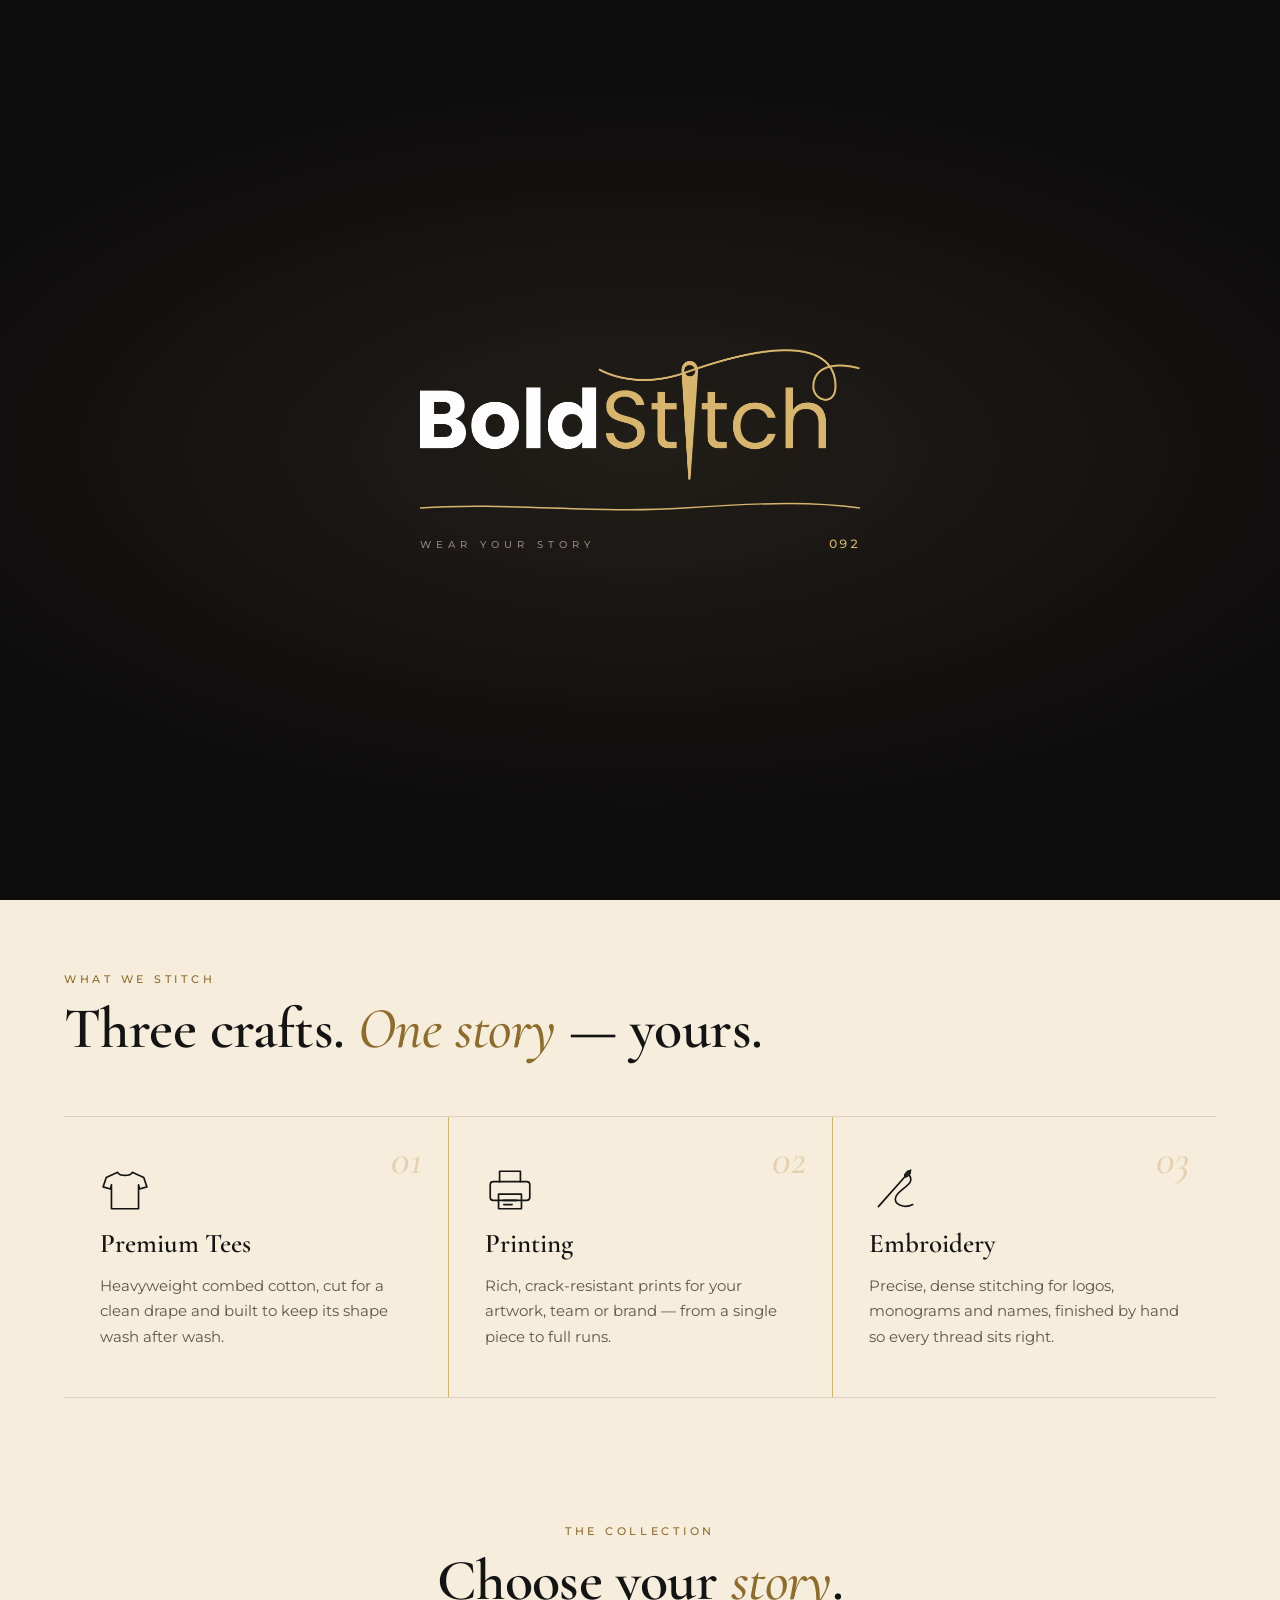
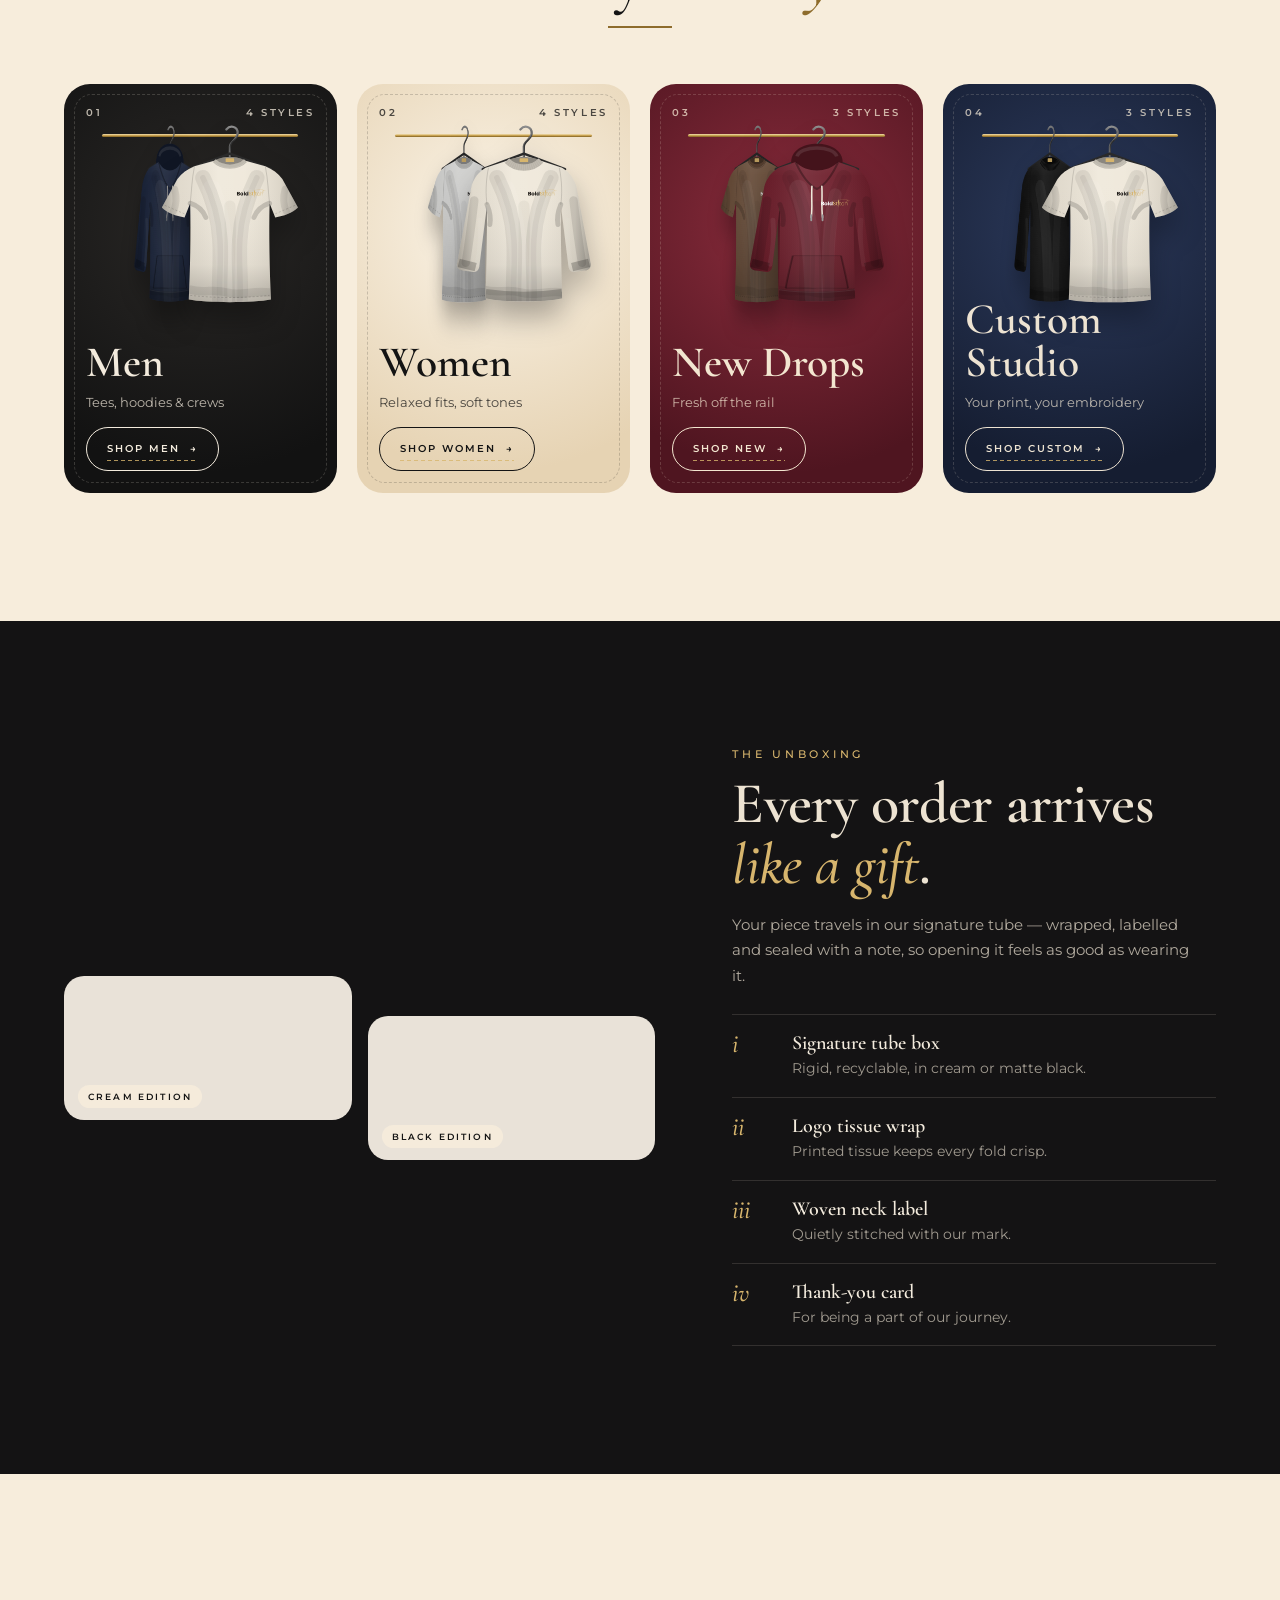
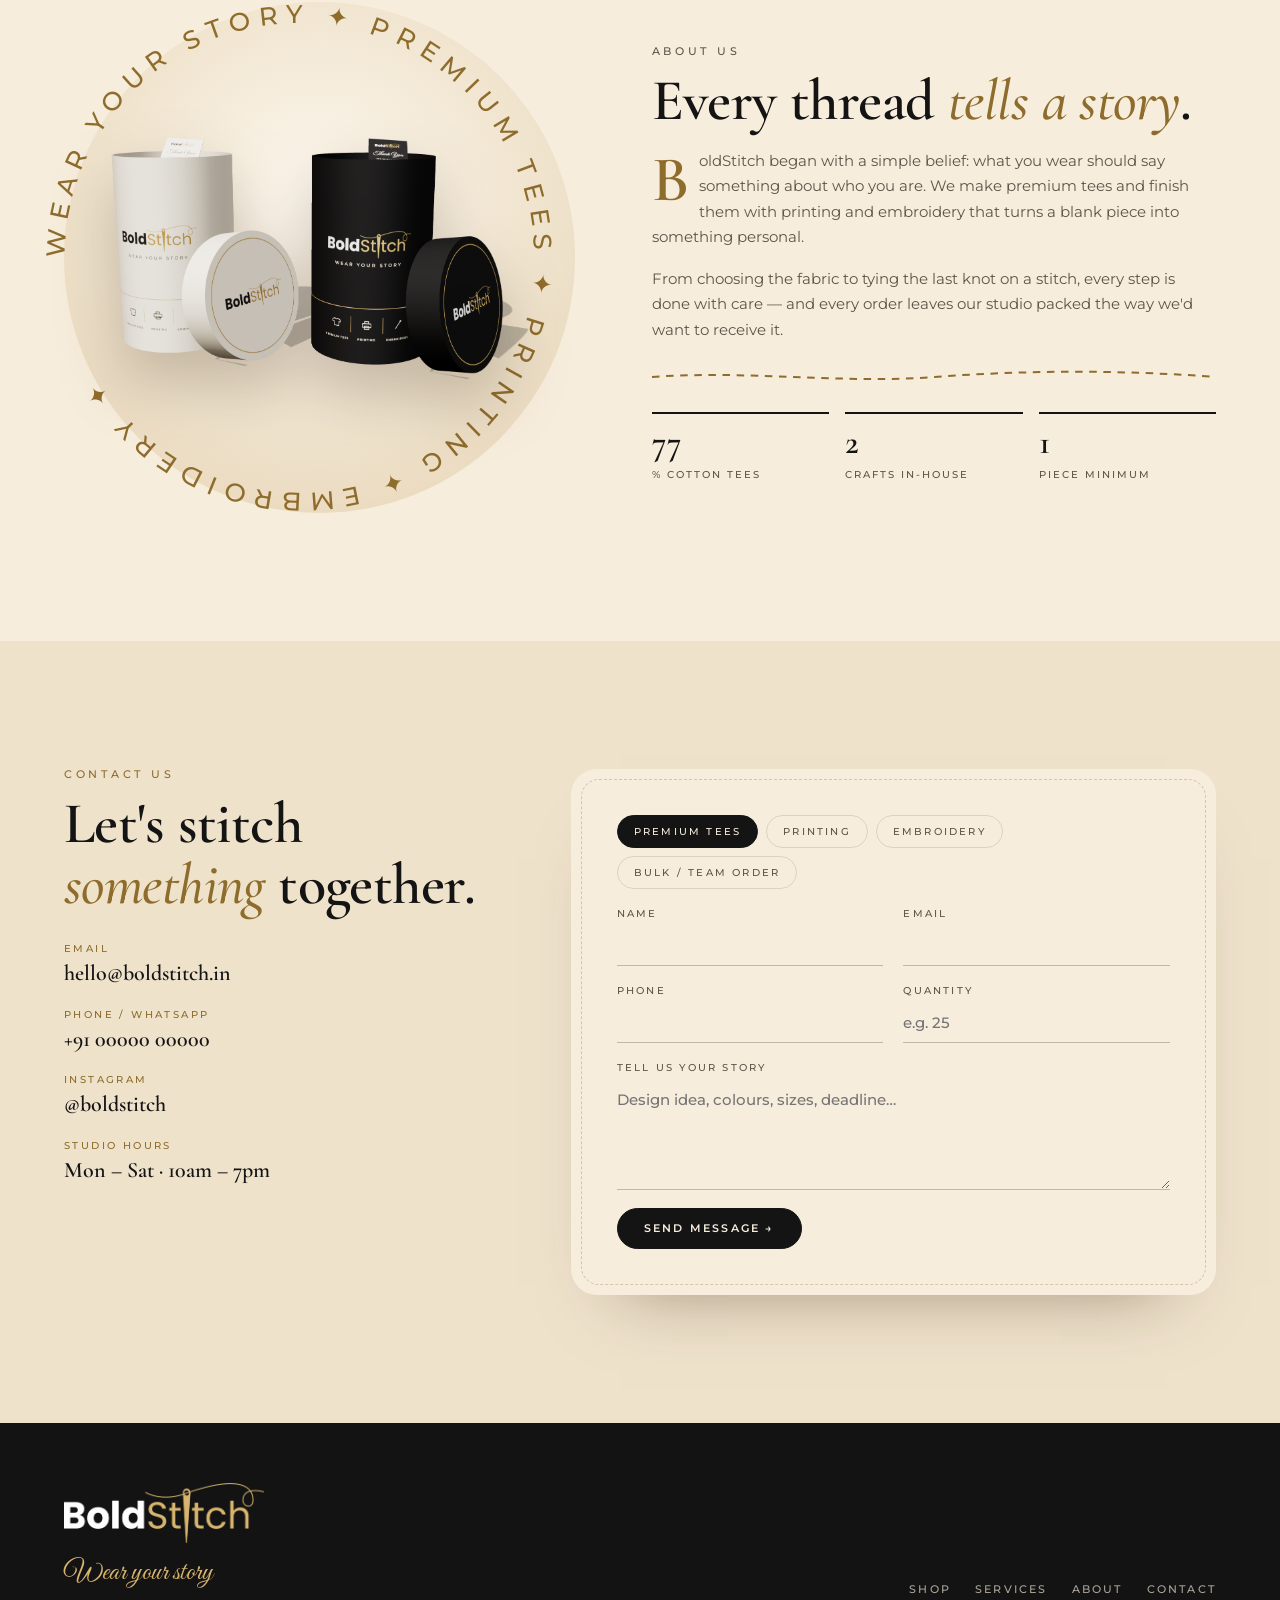
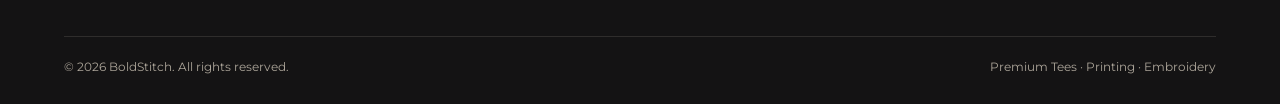
<file: index.html>
<!doctype html>
<html lang="en" data-v="1">
<head>
<meta charset="utf-8">
<meta name="viewport" content="width=device-width, initial-scale=1">
<title>BoldStitch — Wear Your Story</title>
<meta name="description" content="BoldStitch — premium tees, custom printing and embroidery. Wear your story.">
<link rel="icon" href="favicon.ico" sizes="any">
<link rel="icon" type="image/png" sizes="32x32" href="assets/brand/icon-32.png">
<link rel="apple-touch-icon" href="assets/brand/icon-180.png">
<meta name="theme-color" content="#141314">
<link rel="preconnect" href="https://fonts.googleapis.com">
<link rel="preconnect" href="https://fonts.gstatic.com" crossorigin>
<link href="https://fonts.googleapis.com/css2?family=Cormorant+Garamond:ital,wght@0,500;0,600;0,700;1,500&family=Montserrat:wght@400;500;600&family=Great+Vibes&display=swap" rel="stylesheet">
<link rel="stylesheet" href="assets/css/common.css">
<link rel="stylesheet" href="assets/css/site.css">
<script>
  // premium intro plays once per browser session
  try { if (!sessionStorage.getItem('bs_intro') && !matchMedia('(prefers-reduced-motion: reduce)').matches) document.documentElement.classList.add('is-loading'); } catch (e) {}
</script>
</head>
<body>

<div id="loader" aria-hidden="true">
  <div class="ld-panel top"></div><div class="ld-panel bottom"></div>
  <div class="ld-center">
    <div class="ld-logo"><img src="assets/brand/logo-light.png" alt=""><img class="ld-needle" src="assets/brand/needle.png" alt=""></div>
    <svg class="ld-thread" viewBox="0 0 400 12" preserveAspectRatio="none"><path d="M0 6 C80 0 160 12 240 6 S360 0 400 6"/></svg>
    <div class="ld-meta"><span>Wear your story</span><b id="ldPct">000</b></div>
  </div>
</div>

<svg width="0" height="0" style="position:absolute" aria-hidden="true">
  <defs>
    <linearGradient id="gx" x1="0" x2="1">
      <stop offset="0" stop-opacity=".34"/><stop offset=".14" stop-opacity=".06"/><stop offset=".42" stop-color="#fff" stop-opacity=".09"/>
      <stop offset=".6" stop-color="#fff" stop-opacity=".05"/><stop offset=".86" stop-opacity=".08"/><stop offset="1" stop-opacity=".36"/>
    </linearGradient>
    <linearGradient id="gy" x1="0" y1="0" x2="0" y2="1">
      <stop offset="0" stop-color="#fff" stop-opacity=".14"/><stop offset=".3" stop-color="#fff" stop-opacity="0"/><stop offset=".78" stop-opacity=".05"/><stop offset="1" stop-opacity=".24"/>
    </linearGradient>
    <linearGradient id="wire" x1="0" x2="0" y1="0" y2="1"><stop offset="0" stop-color="#8d8d8d"/><stop offset=".5" stop-color="#2a2a2a"/><stop offset="1" stop-color="#555"/></linearGradient>
    <clipPath id="c-tee"><path d="M78 56 C88 66 112 66 122 56 L150 64 C160 68 168 74 174 82 L196 122 C188 130 176 134 164 136 L156 116 C155 160 156 210 158 252 C134 257 66 257 42 252 C44 210 45 160 44 116 L36 136 C24 134 12 130 4 122 L26 82 C32 74 40 68 50 64 Z"/></clipPath>
    <clipPath id="c-hoodie"><path d="M70 58 C86 74 114 74 130 58 L154 66 C164 72 170 80 174 92 L194 200 C196 206 192 210 186 211 L170 213 C166 213 164 210 163 206 L152 118 C152 166 153 214 154 250 C130 256 70 256 46 250 C47 214 48 166 48 118 L37 206 C36 210 34 213 30 213 L14 211 C8 210 4 206 6 200 L26 92 C30 80 36 72 46 66 Z"/></clipPath>
    <clipPath id="c-sweat"><path d="M76 56 C88 68 112 68 124 56 L154 66 C164 72 170 80 174 92 L194 200 C196 206 192 210 186 211 L170 213 C166 213 164 210 163 206 L152 118 C152 166 153 214 154 250 C130 256 70 256 46 250 C47 214 48 166 48 118 L37 206 C36 210 34 213 30 213 L14 211 C8 210 4 206 6 200 L26 92 C30 80 36 72 46 66 Z"/></clipPath>

    <symbol id="hanger" viewBox="0 0 200 260">
      <path d="M100 50 V36 C100 28 111 26 111 17 C111 8 101 5 95 12" fill="none" stroke="url(#wire)" stroke-width="3.2" stroke-linecap="round"/>
      <path d="M100 50 V36 C100 28 111 26 111 17" fill="none" stroke="#fff" stroke-opacity=".35" stroke-width=".9" stroke-linecap="round" transform="translate(-.8 0)"/>
      <path d="M42 68 L100 46 L158 68" fill="none" stroke="#2a2a2a" stroke-width="3.6" stroke-linecap="round" stroke-linejoin="round"/>
    </symbol>

    <symbol id="tee" viewBox="0 0 200 260">
      <path d="M80 56 C86 49 114 49 120 56 C112 63 88 63 80 56 Z" fill="currentColor"/>
      <path d="M80 56 C86 49 114 49 120 56 C112 63 88 63 80 56 Z" fill="#000" fill-opacity=".42"/>
      <rect x="94" y="52.5" width="12" height="5.5" rx="1" fill="#D7B56D"/>
      <path d="M78 56 C88 66 112 66 122 56 L150 64 C160 68 168 74 174 82 L196 122 C188 130 176 134 164 136 L156 116 C155 160 156 210 158 252 C134 257 66 257 42 252 C44 210 45 160 44 116 L36 136 C24 134 12 130 4 122 L26 82 C32 74 40 68 50 64 Z" fill="currentColor"/>
      <g clip-path="url(#c-tee)">
        <rect width="200" height="260" fill="url(#gx)"/><rect width="200" height="260" fill="url(#gy)"/>
        <g fill="none" stroke-linecap="round"><path d="M62 80 C74 104 84 130 86 168 C88 200 84 228 86 254" stroke="#000" stroke-opacity=".07" stroke-width="22"/><path d="M62 80 C74 104 84 130 86 168 C88 200 84 228 86 254" stroke="#000" stroke-opacity=".05" stroke-width="8"/><path d="M138 80 C126 104 116 130 114 168 C112 200 116 228 114 254" stroke="#000" stroke-opacity=".07" stroke-width="22"/><path d="M138 80 C126 104 116 130 114 168 C112 200 116 228 114 254" stroke="#000" stroke-opacity=".05" stroke-width="8"/><path d="M100 120 C102 160 98 210 100 254" stroke="#000" stroke-opacity=".04" stroke-width="16"/><path d="M74 96 C88 130 94 180 96 250" stroke="#fff" stroke-opacity=".055" stroke-width="26"/><path d="M126 104 C118 140 114 190 116 250" stroke="#fff" stroke-opacity=".055" stroke-width="18"/><path d="M44 238 C64 244 76 236 96 242 C116 248 132 238 156 242" stroke="#000" stroke-opacity=".08" stroke-width="12"/><path d="M44 116 C56 120 62 126 66 136" stroke="#000" stroke-opacity=".16" stroke-width="7"/><path d="M156 116 C144 120 138 126 134 136" stroke="#000" stroke-opacity=".16" stroke-width="7"/><path d="M22 96 C26 110 24 120 20 128" stroke="#000" stroke-opacity=".08" stroke-width="10"/><path d="M178 96 C174 110 176 120 180 128" stroke="#000" stroke-opacity=".08" stroke-width="10"/></g>
        <path d="M50 64 C46 84 46 100 44 116 M150 64 C154 84 154 100 156 116" fill="none" stroke="#000" stroke-opacity=".14" stroke-width="1.4"/>
        <path d="M8 119 L36 131 M192 119 L164 131 M44 246 C80 250 120 250 156 246" fill="none" stroke="#000" stroke-opacity=".2" stroke-width="1" stroke-dasharray="3 2.5"/>
      </g>
      <path d="M78 56 C88 67 112 67 122 56" fill="none" stroke="currentColor" stroke-width="6"/>
      <path d="M78 56 C88 67 112 67 122 56" fill="none" stroke="#000" stroke-opacity=".2" stroke-width="6"/>
      <path d="M79 58.6 C89 69 111 69 121 58.6" fill="none" stroke="#fff" stroke-opacity=".18" stroke-width=".9"/>
    </symbol>

    <symbol id="hoodie" viewBox="0 0 200 260">
      <path d="M64 62 C58 22 142 22 136 62 C124 84 76 84 64 62 Z" fill="currentColor"/>
      <path d="M64 62 C58 22 142 22 136 62 C124 84 76 84 64 62 Z" fill="#000" fill-opacity=".38"/>
      <path d="M72 50 C76 34 124 34 128 50" fill="none" stroke="#fff" stroke-opacity=".1" stroke-width="5"/>
      <path d="M70 58 C86 74 114 74 130 58 L154 66 C164 72 170 80 174 92 L194 200 C196 206 192 210 186 211 L170 213 C166 213 164 210 163 206 L152 118 C152 166 153 214 154 250 C130 256 70 256 46 250 C47 214 48 166 48 118 L37 206 C36 210 34 213 30 213 L14 211 C8 210 4 206 6 200 L26 92 C30 80 36 72 46 66 Z" fill="currentColor"/>
      <g clip-path="url(#c-hoodie)">
        <rect width="200" height="260" fill="url(#gx)"/><rect width="200" height="260" fill="url(#gy)"/>
        <g fill="none" stroke-linecap="round"><path d="M62 80 C74 104 84 130 86 168 C88 200 84 228 86 254" stroke="#000" stroke-opacity=".07" stroke-width="22"/><path d="M62 80 C74 104 84 130 86 168 C88 200 84 228 86 254" stroke="#000" stroke-opacity=".05" stroke-width="8"/><path d="M138 80 C126 104 116 130 114 168 C112 200 116 228 114 254" stroke="#000" stroke-opacity=".07" stroke-width="22"/><path d="M138 80 C126 104 116 130 114 168 C112 200 116 228 114 254" stroke="#000" stroke-opacity=".05" stroke-width="8"/><path d="M100 120 C102 160 98 210 100 254" stroke="#000" stroke-opacity=".04" stroke-width="16"/><path d="M74 96 C88 130 94 180 96 250" stroke="#fff" stroke-opacity=".055" stroke-width="26"/><path d="M126 104 C118 140 114 190 116 250" stroke="#fff" stroke-opacity=".055" stroke-width="18"/><path d="M44 238 C64 244 76 236 96 242 C116 248 132 238 156 242" stroke="#000" stroke-opacity=".08" stroke-width="12"/><path d="M30 112 C26 146 22 176 18 200" stroke="#000" stroke-opacity=".1" stroke-width="12"/><path d="M170 112 C174 146 178 176 182 200" stroke="#000" stroke-opacity=".1" stroke-width="12"/><path d="M38 140 C40 162 38 184 34 202" stroke="#fff" stroke-opacity=".06" stroke-width="7"/><path d="M162 140 C160 162 162 184 166 202" stroke="#fff" stroke-opacity=".04" stroke-width="7"/><path d="M48 118 C52 128 54 136 52 146" stroke="#000" stroke-opacity=".16" stroke-width="7"/><path d="M152 118 C148 128 146 136 148 146" stroke="#000" stroke-opacity=".16" stroke-width="7"/></g>
        <path d="M66 190 L134 190 L144 236 L56 236 Z" fill="#000" fill-opacity=".05" stroke="#000" stroke-opacity=".2" stroke-width="1.2"/>
        <path d="M66 190 C62 206 58 222 56 236 M134 190 C138 206 142 222 144 236" fill="none" stroke="#000" stroke-opacity=".22" stroke-width="3"/>
        <path d="M46 244 C80 249 120 249 154 244" fill="none" stroke="#000" stroke-opacity=".2" stroke-width="14"/>
        <path d="M46 238 C80 243 120 243 154 238" fill="none" stroke="#fff" stroke-opacity=".1" stroke-width="1"/>
        <path d="M8 200 L32 206 M192 200 L168 206" fill="none" stroke="#000" stroke-opacity=".22" stroke-width="12"/>
      </g>
      <path d="M70 58 C80 80 92 92 100 96 C108 92 120 80 130 58" fill="none" stroke="#000" stroke-opacity=".3" stroke-width="3"/>
      <path d="M93 92 C92 108 94 122 92 136 M107 92 C108 108 106 122 108 136" fill="none" stroke="#EFE8DA" stroke-width="2.2" stroke-linecap="round"/>
      <path d="M92 133 V140 M108 133 V140" stroke="#9a9a9a" stroke-width="2.6" stroke-linecap="round"/>
    </symbol>

    <symbol id="sweat" viewBox="0 0 200 260">
      <path d="M78 56 C86 49 114 49 122 56 C112 64 88 64 78 56 Z" fill="currentColor"/>
      <path d="M78 56 C86 49 114 49 122 56 C112 64 88 64 78 56 Z" fill="#000" fill-opacity=".42"/>
      <rect x="94" y="52.5" width="12" height="5.5" rx="1" fill="#D7B56D"/>
      <path d="M76 56 C88 68 112 68 124 56 L154 66 C164 72 170 80 174 92 L194 200 C196 206 192 210 186 211 L170 213 C166 213 164 210 163 206 L152 118 C152 166 153 214 154 250 C130 256 70 256 46 250 C47 214 48 166 48 118 L37 206 C36 210 34 213 30 213 L14 211 C8 210 4 206 6 200 L26 92 C30 80 36 72 46 66 Z" fill="currentColor"/>
      <g clip-path="url(#c-sweat)">
        <rect width="200" height="260" fill="url(#gx)"/><rect width="200" height="260" fill="url(#gy)"/>
        <g fill="none" stroke-linecap="round"><path d="M62 80 C74 104 84 130 86 168 C88 200 84 228 86 254" stroke="#000" stroke-opacity=".07" stroke-width="22"/><path d="M62 80 C74 104 84 130 86 168 C88 200 84 228 86 254" stroke="#000" stroke-opacity=".05" stroke-width="8"/><path d="M138 80 C126 104 116 130 114 168 C112 200 116 228 114 254" stroke="#000" stroke-opacity=".07" stroke-width="22"/><path d="M138 80 C126 104 116 130 114 168 C112 200 116 228 114 254" stroke="#000" stroke-opacity=".05" stroke-width="8"/><path d="M100 120 C102 160 98 210 100 254" stroke="#000" stroke-opacity=".04" stroke-width="16"/><path d="M74 96 C88 130 94 180 96 250" stroke="#fff" stroke-opacity=".055" stroke-width="26"/><path d="M126 104 C118 140 114 190 116 250" stroke="#fff" stroke-opacity=".055" stroke-width="18"/><path d="M44 238 C64 244 76 236 96 242 C116 248 132 238 156 242" stroke="#000" stroke-opacity=".08" stroke-width="12"/><path d="M30 112 C26 146 22 176 18 200" stroke="#000" stroke-opacity=".1" stroke-width="12"/><path d="M170 112 C174 146 178 176 182 200" stroke="#000" stroke-opacity=".1" stroke-width="12"/><path d="M38 140 C40 162 38 184 34 202" stroke="#fff" stroke-opacity=".06" stroke-width="7"/><path d="M162 140 C160 162 162 184 166 202" stroke="#fff" stroke-opacity=".04" stroke-width="7"/><path d="M48 118 C52 128 54 136 52 146" stroke="#000" stroke-opacity=".16" stroke-width="7"/><path d="M152 118 C148 128 146 136 148 146" stroke="#000" stroke-opacity=".16" stroke-width="7"/></g>
        <path d="M46 244 C80 249 120 249 154 244" fill="none" stroke="#000" stroke-opacity=".2" stroke-width="14"/>
        <path d="M8 200 L32 206 M192 200 L168 206" fill="none" stroke="#000" stroke-opacity=".22" stroke-width="12"/>
        <path d="M50 66 C46 86 46 104 48 118 M150 66 C154 86 154 104 152 118" fill="none" stroke="#000" stroke-opacity=".14" stroke-width="1.4"/>
      </g>
      <path d="M76 56 C88 69 112 69 124 56" fill="none" stroke="currentColor" stroke-width="9"/>
      <path d="M76 56 C88 69 112 69 124 56" fill="none" stroke="#000" stroke-opacity=".22" stroke-width="9"/>
      <path d="M76 56 C88 69 112 69 124 56" fill="none" stroke="#fff" stroke-opacity=".12" stroke-width="9" stroke-dasharray="1 2"/>
    </symbol>
  </defs>
</svg>

<nav class="top">
  <a class="brand" href="#top" aria-label="BoldStitch home"><img src="assets/brand/logo-dark.png" alt="BoldStitch"></a>
  <ul><li><a href="#services">Services</a></li><li><a href="#collection">Collection</a></li><li><a href="#packaging">Packaging</a></li><li><a href="#about">About</a></li><li><a href="#contact">Contact</a></li></ul>
  <div class="nav-right"><div class="account" id="account"></div><a class="bag" href="#collection" aria-label="Bag">
      <svg width="18" height="18" viewBox="0 0 24 24" fill="none" stroke="currentColor" stroke-width="1.6" stroke-linecap="round"><path d="M5 8h14l-1 13H6L5 8Z"/><path d="M9 8V6a3 3 0 0 1 6 0v2"/></svg>
      <b id="bagCount">0</b>
    </a></div>
</nav>

<!-- 1 · HERO -->
<section class="hero" id="top">
  <div class="drop" id="drop" aria-hidden="true"></div>
  <div class="hero-copy">
    <p class="eyebrow">Premium Tees · Printing · Embroidery</p>
    <img class="logo" src="assets/brand/logo-dark.png" alt="BoldStitch">
    <p class="script">Wear your story</p>
    <div class="cta"><a class="btn" href="#collection">Shop the collection</a><a class="btn ghost" href="#contact">Custom order</a></div>
  </div>
  <div class="rack">
    <div class="rail"><div class="track" id="track"></div></div>
    <div class="cap" id="cap" aria-live="polite">
      <p class="name">New collection</p>
      <p class="desc">Hover a piece to turn it around · click to look closer</p>
    </div>
  </div>
</section>

<div class="marquee" aria-hidden="true"><div>
  <span>Wear your story</span><span>Premium tees</span><span>Custom printing</span><span>Fine embroidery</span><span>Gift-ready packaging</span>
  <span>Wear your story</span><span>Premium tees</span><span>Custom printing</span><span>Fine embroidery</span><span>Gift-ready packaging</span>
</div></div>

<!-- 2 · SERVICES -->
<section class="services" id="services">
  <div class="wrap">
    <div class="head reveal"><p class="eyebrow">What we stitch</p><h2 class="title">Three crafts. <em>One story</em> — yours.</h2></div>
    <div class="svc reveal">
      <article><span class="num">01</span>
        <svg viewBox="0 0 48 48"><path d="M17 7 L6 12 L3 21 L10 23 L11 19 L11 42 L37 42 L37 19 L38 23 L45 21 L42 12 L31 7 C29 11 19 11 17 7 Z"/></svg>
        <h3>Premium Tees</h3><p>Heavyweight combed cotton, cut for a clean drape and built to keep its shape wash after wash.</p></article>
      <article><span class="num">02</span>
        <svg viewBox="0 0 48 48"><path d="M14 16 V6 H34 V16"/><rect x="5" y="16" width="38" height="18" rx="3"/><path d="M13 28 H35 V42 H13 Z M18 34 H30 M18 38 H26"/></svg>
        <h3>Printing</h3><p>Rich, crack-resistant prints for your artwork, team or brand — from a single piece to full runs.</p></article>
      <article><span class="num">03</span>
        <svg viewBox="0 0 48 48"><path d="M40 5 L9 40"/><ellipse cx="37" cy="8.5" rx="1.6" ry="3.4" transform="rotate(42 37 8.5)"/><path d="M38 9 C46 18 30 22 26 30 C22 38 34 42 42 38"/></svg>
        <h3>Embroidery</h3><p>Precise, dense stitching for logos, monograms and names, finished by hand so every thread sits right.</p></article>
    </div>
  </div>
</section>

<!-- 3 · COLLECTION -->
<section class="collection" id="collection">
  <div class="wrap">
    <div class="head center reveal"><p class="eyebrow">The collection</p><h2 class="title">Choose your <em>story</em>.</h2><div class="rule"></div></div>
    <div class="cats" id="cats"></div>
    <div class="shop" id="shop" hidden>
      <div class="shop-head"><button class="back" id="back">← All categories</button><div class="tabs" id="tabs"></div></div>
      <div class="grid" id="grid"></div>
    </div>
  </div>
</section>

<!-- 4 · PACKAGING -->
<section class="pack" id="packaging">
  <div class="wrap pack-grid">
    <div class="vids reveal">
      <figure><video src="media/cream-open-lid.mp4" autoplay muted loop playsinline></video><figcaption>Cream edition</figcaption></figure>
      <figure><video src="media/black-open-lid.mp4" autoplay muted loop playsinline></video><figcaption>Black edition</figcaption></figure>
    </div>
    <div class="reveal">
      <p class="eyebrow">The unboxing</p>
      <h2 class="title" style="margin-top:14px">Every order arrives <em>like a gift</em>.</h2>
      <p class="lede">Your piece travels in our signature tube — wrapped, labelled and sealed with a note, so opening it feels as good as wearing it.</p>
      <ul>
        <li><b>i</b><div><strong>Signature tube box</strong><span>Rigid, recyclable, in cream or matte black.</span></div></li>
        <li><b>ii</b><div><strong>Logo tissue wrap</strong><span>Printed tissue keeps every fold crisp.</span></div></li>
        <li><b>iii</b><div><strong>Woven neck label</strong><span>Quietly stitched with our mark.</span></div></li>
        <li><b>iv</b><div><strong>Thank-you card</strong><span>For being a part of our journey.</span></div></li>
      </ul>
    </div>
  </div>
</section>

<!-- 5 · ABOUT -->
<section class="about" id="about">
  <div class="wrap about-grid">
    <div class="about-art reveal">
      <svg class="ring" viewBox="0 0 200 200" aria-hidden="true"><defs><path id="circ" d="M100 100 m-92 0 a92 92 0 1 1 184 0 a92 92 0 1 1 -184 0"/></defs>
        <text><textPath href="#circ">Wear your story ✦ Premium tees ✦ Printing ✦ Embroidery ✦ </textPath></text></svg>
      <img src="assets/boxes-open.png" alt="BoldStitch cream and black packaging boxes">
    </div>
    <div class="reveal">
      <p class="eyebrow">About us</p>
      <h2 class="title" style="margin-top:14px">Every thread <em>tells a story</em>.</h2>
      <p class="lead">BoldStitch began with a simple belief: what you wear should say something about who you are. We make premium tees and finish them with printing and embroidery that turns a blank piece into something personal.</p>
      <p>From choosing the fabric to tying the last knot on a stitch, every step is done with care — and every order leaves our studio packed the way we'd want to receive it.</p>
      <svg class="stitchline" viewBox="0 0 600 14" preserveAspectRatio="none"><path d="M0 7 C100 0 200 14 300 7 S500 0 600 7"/></svg>
      <div class="facts"><div><b data-count="100">0</b><span>% cotton tees</span></div><div><b data-count="3">0</b><span>Crafts in-house</span></div><div><b data-count="1">0</b><span>Piece minimum</span></div></div>
    </div>
  </div>
</section>

<!-- 6 · CONTACT -->
<section class="contact" id="contact">
  <div class="wrap contact-grid">
    <div class="reveal">
      <p class="eyebrow">Contact us</p>
      <h2 class="title" style="margin-top:14px">Let's stitch <em>something</em> together.</h2>
      <div class="info">
        <div><span>Email</span><a href="mailto:hello@boldstitch.in">hello@boldstitch.in</a></div>
        <div><span>Phone / WhatsApp</span><a href="tel:+910000000000">+91 00000 00000</a></div>
        <div><span>Instagram</span><a href="#">@boldstitch</a></div>
        <div><span>Studio hours</span><p>Mon – Sat · 10am – 7pm</p></div>
      </div>
    </div>
    <form class="cform reveal" id="form" novalidate>
      <div class="chips">
        <input type="checkbox" id="c1" checked><label for="c1">Premium tees</label>
        <input type="checkbox" id="c2"><label for="c2">Printing</label>
        <input type="checkbox" id="c3"><label for="c3">Embroidery</label>
        <input type="checkbox" id="c4"><label for="c4">Bulk / team order</label>
      </div>
      <label>Name<input required name="name" autocomplete="name"></label>
      <label>Email<input required type="email" name="email" autocomplete="email"></label>
      <label>Phone<input name="phone" autocomplete="tel"></label>
      <label>Quantity<input name="qty" inputmode="numeric" placeholder="e.g. 25"></label>
      <label class="full">Tell us your story<textarea name="msg" placeholder="Design idea, colours, sizes, deadline…"></textarea></label>
      <button class="btn" type="submit">Send message →</button>
      <div class="thanks" id="thanks"><div><img src="assets/brand/logo-light.png" alt=""><p class="script">Thank You</p><small>For being a part of our journey</small><i></i><small>We'll be in touch soon</small></div></div>
    </form>
  </div>
</section>



<footer>
  <div class="wrap">
    <div class="foot">
      <div><img src="assets/brand/logo-light.png" alt="BoldStitch"><p class="script">Wear your story</p></div>
      <div class="links"><a href="#collection">Shop</a><a href="#services">Services</a><a href="#about">About</a><a href="#contact">Contact</a></div>
    </div>
    <div class="copy"><span>© 2026 BoldStitch. All rights reserved.</span><span>Premium Tees · Printing · Embroidery</span></div>
  </div>
</footer>

<div class="zoom" id="zoom" hidden role="dialog" aria-modal="true" aria-label="Product preview">
  <button class="z-close" aria-label="Close">×</button>
  <div class="z-art"></div>
  <div class="z-info">
    <p class="eyebrow z-eyebrow"></p>
    <h3></h3>
    <p class="price"></p>
    <p class="desc"></p>
    <div class="sizes"><button>S</button><button class="on">M</button><button>L</button><button>XL</button></div>
    <button class="btn z-add">Add to bag</button>
  </div>
</div>

<script src="assets/js/site.js"></script>
<script src="assets/js/needle.js"></script>
<script src="assets/js/account.js"></script>
</body>
</html>
</file>
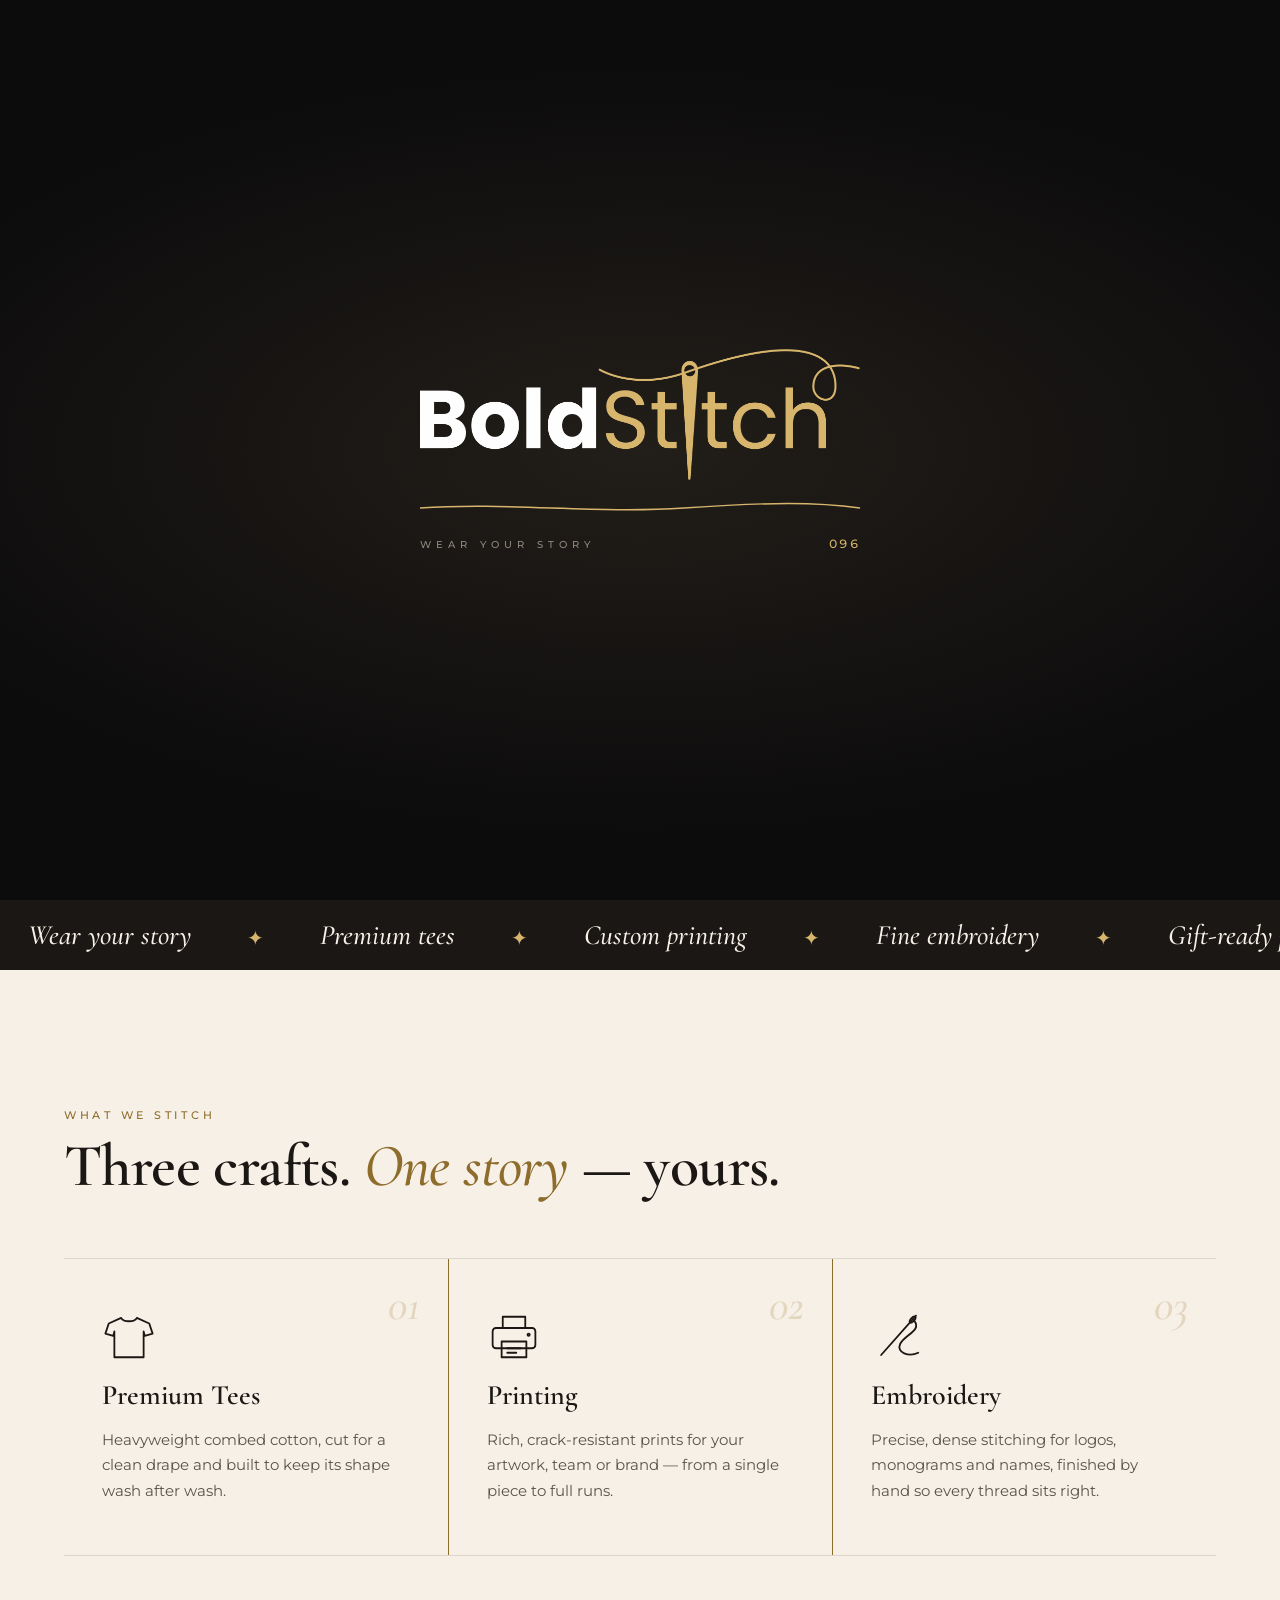
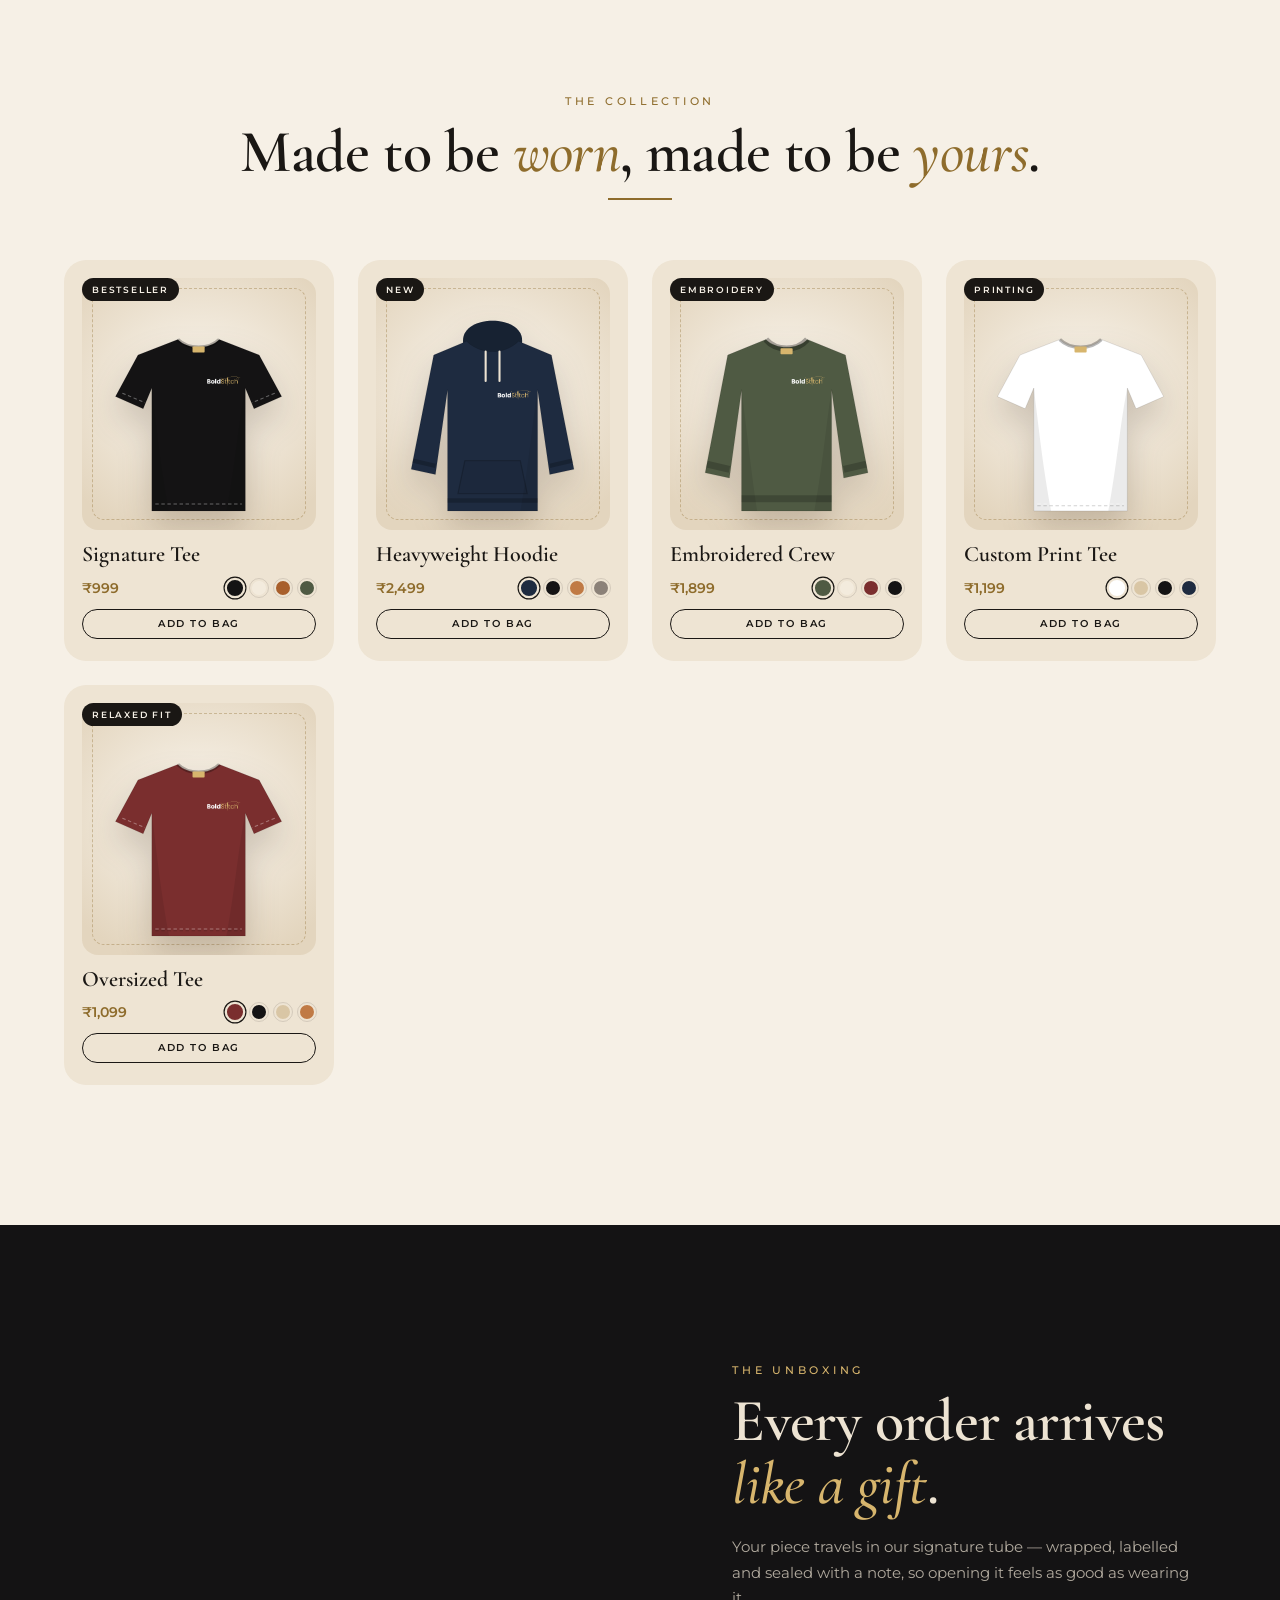
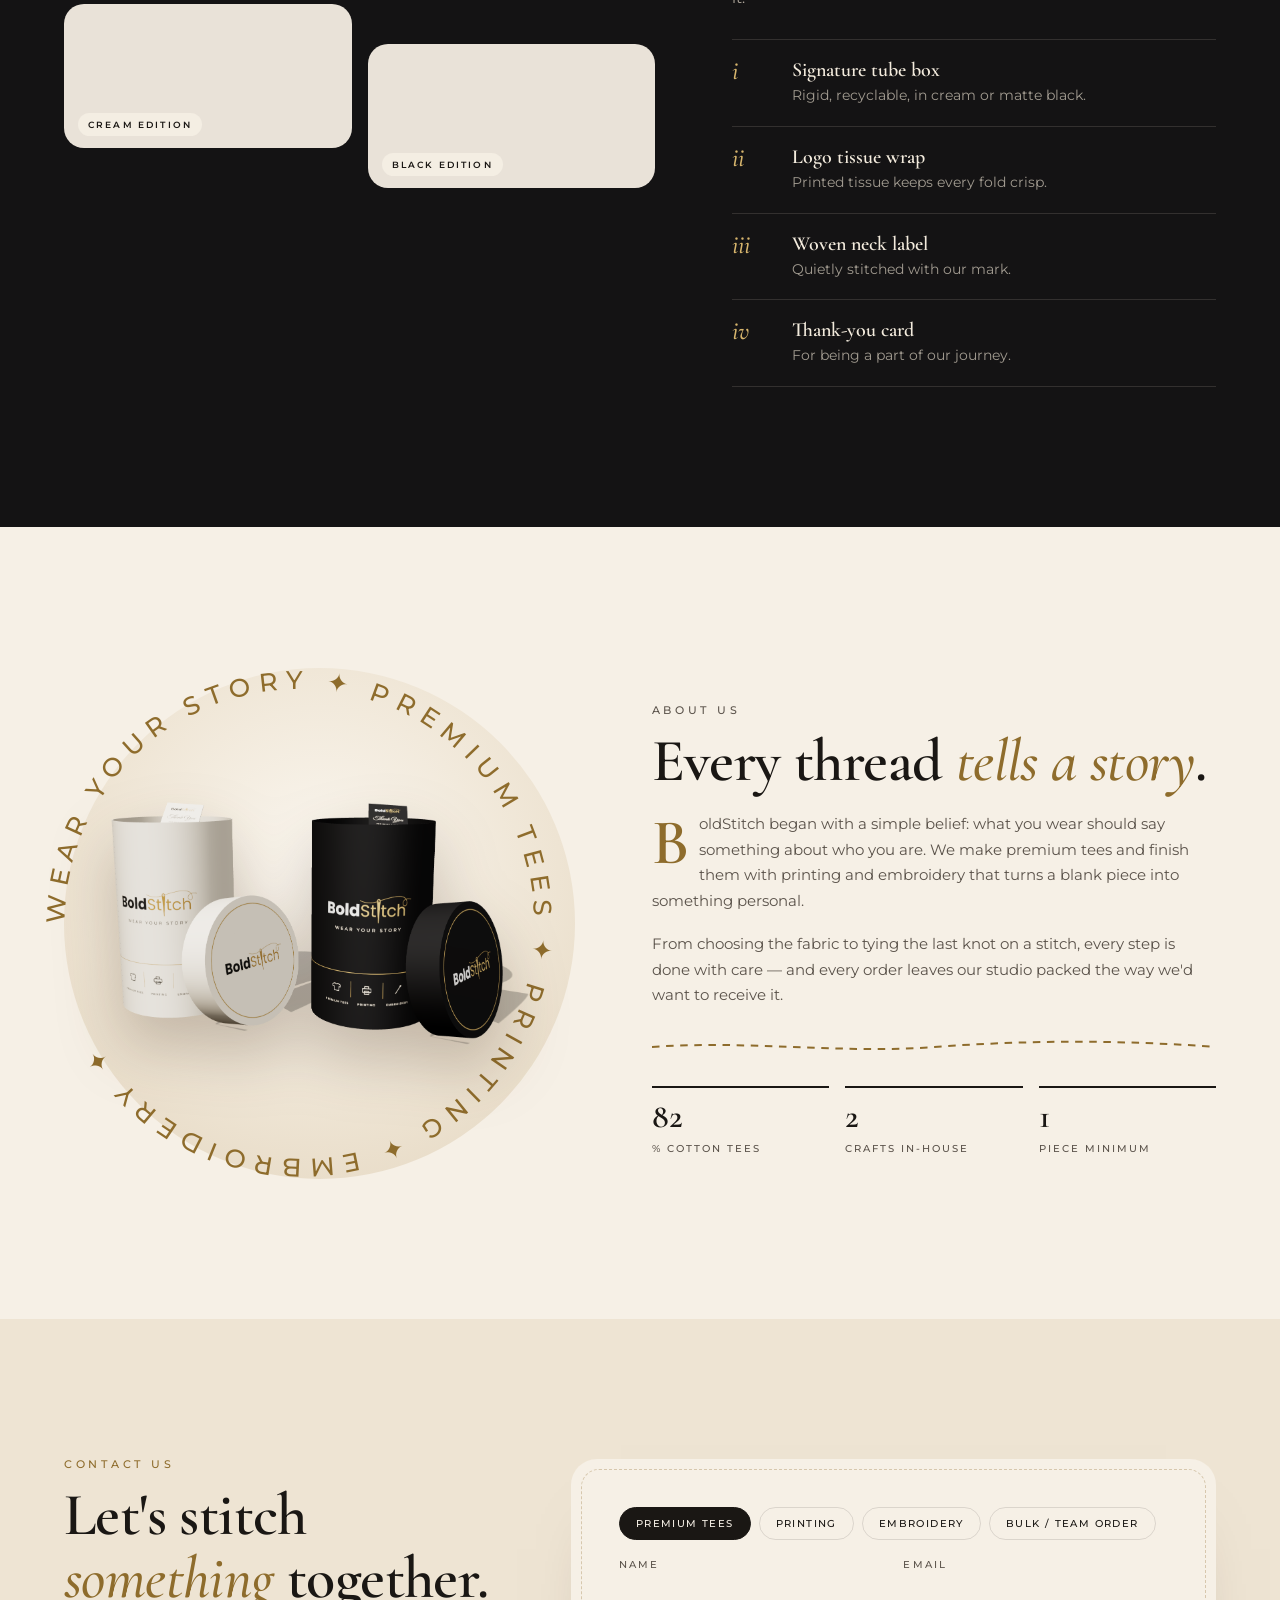
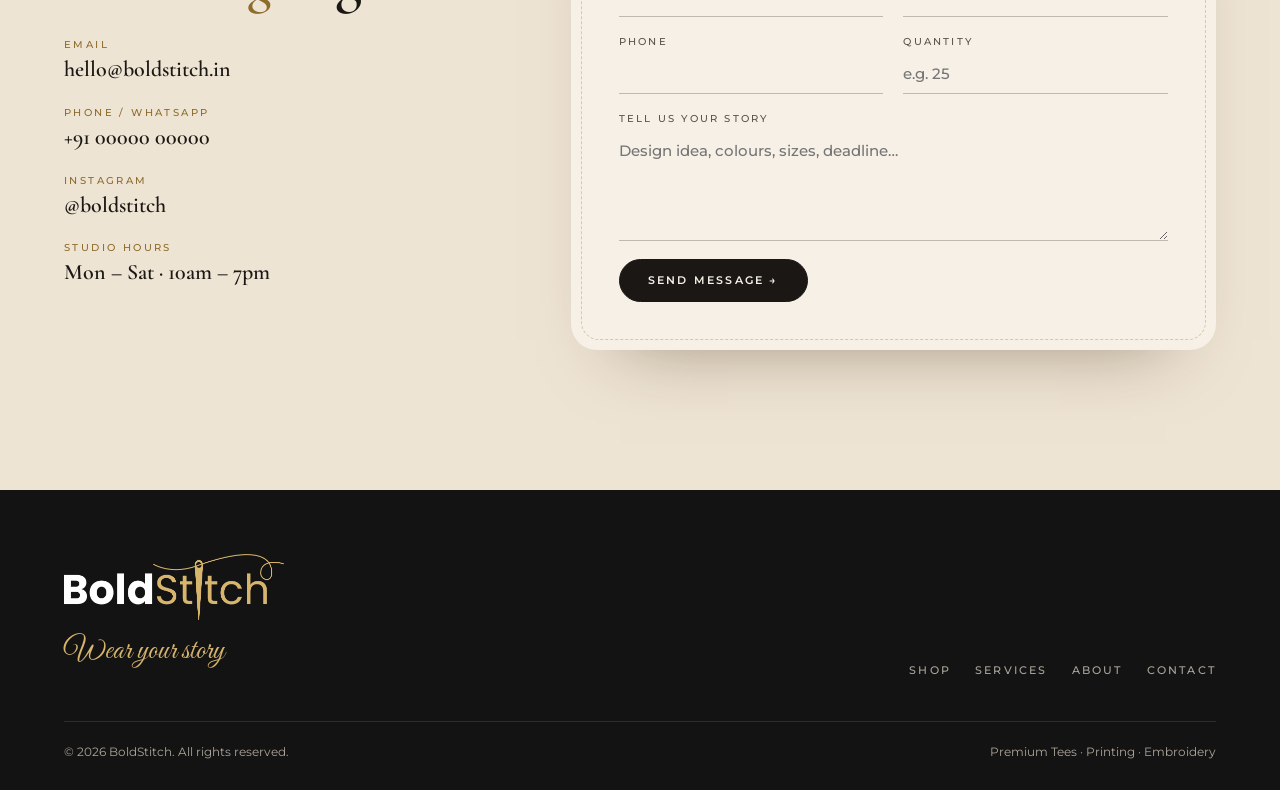
<file: index-old.html>
<!doctype html>
<html lang="en">
<head>
<meta charset="utf-8">
<meta name="viewport" content="width=device-width, initial-scale=1">
<title>BoldStitch — Wear Your Story</title>
<meta name="description" content="BoldStitch — premium tees, custom printing and embroidery. Wear your story.">
<link rel="icon" href="favicon.ico" sizes="any">
<link rel="icon" type="image/png" sizes="32x32" href="assets/brand/icon-32.png">
<link rel="apple-touch-icon" href="assets/brand/icon-180.png">
<meta name="theme-color" content="#141314">
<link rel="preconnect" href="https://fonts.googleapis.com">
<link rel="preconnect" href="https://fonts.gstatic.com" crossorigin>
<link rel="stylesheet" href="assets/css/common.css">
<link href="https://fonts.googleapis.com/css2?family=Cormorant+Garamond:ital,wght@0,500;0,600;0,700;1,500&family=Montserrat:wght@400;500;600&family=Great+Vibes&display=swap" rel="stylesheet">
<style>
  :root {
    --cream: #F6F0E6;
    --cream-2: #EEE4D3;
    --sand: #E3D5BE;
    --ink: #1A1714;
    --ink-soft: #5B534B;
    --copper: #8E6C2C;  /* deep gold for text on cream */
    --copper-2: #D7B56D; /* logo gold */
    --night: #141314;
    --line: rgba(26, 23, 20, .12);
    --serif: "Cormorant Garamond", Georgia, serif;
    --sans: Montserrat, system-ui, sans-serif;
    --script: "Great Vibes", cursive;
    --pad: clamp(16px, 5vw, 72px);
  }
  * { box-sizing: border-box; margin: 0; padding: 0; }
  html { scroll-behavior: smooth; }
  body { background: var(--cream); color: var(--ink); font: 400 15px/1.7 var(--sans); overflow-x: hidden; }
  img, svg, video { display: block; max-width: 100%; }
  a { color: inherit; text-decoration: none; }
  button, input, textarea { font: inherit; color: inherit; }
  ::selection { background: var(--copper); color: var(--cream); }

  /* ---------- shared ---------- */
  .eyebrow { font: 500 11px/1 var(--sans); letter-spacing: .34em; text-transform: uppercase; color: var(--copper); }
  .title { font: 600 clamp(34px, 5vw, 60px)/1.05 var(--serif); letter-spacing: -.01em; }
  .title em { font-style: italic; color: var(--copper); font-weight: 500; }
  .script { font-family: var(--script); color: var(--copper); }
  .btn { display: inline-flex; align-items: center; gap: 10px; padding: 15px 28px; border-radius: 999px; border: 1px solid var(--ink);
         font: 600 11px/1 var(--sans); letter-spacing: .2em; text-transform: uppercase; background: var(--ink); color: var(--cream);
         transition: background .3s, color .3s, transform .3s; }
  .btn:hover { background: var(--copper); border-color: var(--copper); transform: translateY(-2px); }
  .btn.ghost { background: transparent; color: var(--ink); }
  .btn.ghost:hover { background: var(--ink); color: var(--cream); border-color: var(--ink); }
  section { position: relative; }
  .wrap { width: min(1240px, 100% - 2 * var(--pad)); margin-inline: auto; }
  .head { display: grid; gap: 14px; margin-bottom: clamp(36px, 5vw, 60px); }
  .head.center { text-align: center; justify-items: center; }
  .rule { width: 64px; height: 2px; background: var(--copper); }
  .reveal { opacity: 0; translate: 0 40px; transition: opacity 1s cubic-bezier(.2,.7,.2,1), translate 1s cubic-bezier(.2,.7,.2,1); }
  .reveal.in { opacity: 1; translate: 0 0; }

  /* ---------- nav ---------- */
  nav { position: fixed; inset: 0 0 auto; z-index: 50; display: flex; align-items: center; justify-content: space-between;
        padding: 18px var(--pad); transition: background .4s, padding .4s, box-shadow .4s; }
  nav.solid { background: rgba(246, 240, 230, .9); backdrop-filter: blur(12px); padding-block: 12px; box-shadow: 0 1px 0 var(--line); }
  nav .brand img { height: 34px; width: auto; }
  nav ul { display: flex; gap: clamp(16px, 3vw, 40px); list-style: none; }
  nav ul a { font: 500 11px var(--sans); letter-spacing: .22em; text-transform: uppercase; position: relative; padding-block: 6px; }
  nav ul a::after { content: ""; position: absolute; left: 0; right: 0; bottom: 0; height: 1px; background: var(--copper);
                    transform: scaleX(0); transform-origin: right; transition: transform .4s; }
  nav ul a:hover::after { transform: scaleX(1); transform-origin: left; }
  .bag { position: relative; display: grid; place-items: center; width: 42px; height: 42px; border-radius: 50%; border: 1px solid var(--line); }
  .bag b { position: absolute; top: -4px; right: -4px; min-width: 18px; height: 18px; border-radius: 9px; background: var(--copper);
           color: var(--cream); font: 600 10px/18px var(--sans); text-align: center; transition: transform .3s; }
  .bag b.pop { transform: scale(1.4); }
  .nav-right { display: flex; align-items: center; gap: 12px; }
  @media (max-width: 760px) { nav ul { display: none; } }

  /* ---------- hero ---------- */
  .hero { min-height: max(100svh, 860px); overflow: hidden; display: grid; grid-template-rows: auto 1fr;
          background: radial-gradient(120% 80% at 50% 0%, #F8F2E8 0%, var(--cream-2) 55%, var(--sand) 100%); }
  .hero-copy { position: relative; z-index: 3; text-align: center; padding: 132px var(--pad) 0; display: grid; justify-items: center; gap: 14px; }
  .hero-copy .logo { width: clamp(240px, 34vw, 440px); animation: rise 1.2s .2s both cubic-bezier(.2,.7,.2,1); }
  .hero-copy .script { font-size: clamp(30px, 4vw, 46px); line-height: 1; animation: rise 1.2s .45s both cubic-bezier(.2,.7,.2,1); }
  .hero-copy .eyebrow { animation: rise 1.2s .05s both; }
  .hero-copy .cta { display: flex; gap: 12px; flex-wrap: wrap; justify-content: center; margin-top: 8px; animation: rise 1.2s .65s both cubic-bezier(.2,.7,.2,1); }
  @keyframes rise { from { opacity: 0; translate: 0 30px; } }

  .rack { position: relative; z-index: 2; align-self: start; margin-top: clamp(28px, 4vw, 48px); }
  .rail { position: absolute; left: -2%; right: -2%; top: 22px; height: 8px; border-radius: 4px;
          background: linear-gradient(#f3dfa8, #c9a24f 55%, #8a6a2a); box-shadow: 0 6px 14px rgba(60, 45, 10, .25); }
  .rail::before, .rail::after { content: ""; position: absolute; top: -40vh; width: 6px; height: 40vh; background: linear-gradient(90deg, #8a6a2a, #e6cc8a, #8a6a2a); }
  .rail::before { left: 6%; } .rail::after { right: 6%; }
  .hangers { display: flex; justify-content: center; gap: clamp(4px, 1vw, 18px); padding-inline: var(--pad);
             animation: slideIn 2s .3s both cubic-bezier(.16,.84,.3,1); }
  @keyframes slideIn { from { transform: translateX(-110vw); } }
  .hang { flex: 0 0 auto; width: clamp(92px, 10vw, 150px); transform-origin: 50% 8%;
          animation: swing var(--t, 3.4s) var(--d, 0s) ease-in-out infinite alternate; filter: drop-shadow(0 18px 18px rgba(60, 35, 15, .18)); }
  .hang svg { overflow: visible; }
  @keyframes swing { from { rotate: calc(var(--a, 4deg) * -1); } to { rotate: var(--a, 4deg); } }

  .drop { position: absolute; inset: 0; z-index: 1; pointer-events: none; }
  .drop img { position: absolute; bottom: 0; height: auto; opacity: 0;
              animation: fall var(--fall, 1.3s) var(--delay, 0s) forwards; }
  @keyframes fall {
    0%   { opacity: 1; transform: translateY(-120vh) rotate(var(--r0)); animation-timing-function: cubic-bezier(.55, 0, .9, .45); }
    70%  { opacity: 1; transform: translateY(0) rotate(var(--r)); animation-timing-function: cubic-bezier(.2, .6, .4, 1); }
    84%  { opacity: 1; transform: translateY(-22px) rotate(var(--r)); animation-timing-function: cubic-bezier(.6, 0, .9, .5); }
    100% { opacity: 1; transform: translateY(0) rotate(var(--r)); }
  }
  .hero .scroll { position: absolute; z-index: 3; left: 50%; bottom: 22px; translate: -50% 0; font: 500 10px var(--sans);
                  letter-spacing: .3em; text-transform: uppercase; color: var(--ink-soft); display: grid; justify-items: center; gap: 8px; }
  .hero .scroll i { width: 1px; height: 38px; background: linear-gradient(var(--copper), transparent); animation: drip 1.8s infinite; }
  @keyframes drip { from { transform: scaleY(0); transform-origin: top; } 50% { transform: scaleY(1); transform-origin: top; } 51% { transform-origin: bottom; } to { transform: scaleY(0); transform-origin: bottom; } }

  /* ---------- marquee ---------- */
  .marquee { background: var(--ink); color: var(--cream); overflow: hidden; padding: 18px 0; }
  .marquee div { display: flex; width: max-content; animation: marq 28s linear infinite; }
  .marquee span { font: 500 clamp(18px, 2.4vw, 28px) var(--serif); font-style: italic; padding-inline: 28px; white-space: nowrap; }
  .marquee span::after { content: "✦"; color: var(--copper-2); font-style: normal; margin-left: 56px; font-size: .7em; vertical-align: middle; }
  @keyframes marq { to { transform: translateX(-50%); } }

  /* ---------- services ---------- */
  .services { padding: clamp(80px, 11vw, 140px) 0; }
  .svc { display: grid; grid-template-columns: repeat(3, 1fr); border-block: 1px solid var(--line); }
  .svc article { padding: clamp(28px, 4vw, 52px) clamp(20px, 3vw, 40px); display: grid; gap: 16px; align-content: start; position: relative; transition: background .5s; }
  .svc article + article { border-left: 1px solid var(--copper); }
  .svc article:hover { background: var(--cream-2); }
  .svc svg { width: 54px; height: 54px; fill: none; stroke: var(--ink); stroke-width: 1.6; stroke-linecap: round; stroke-linejoin: round; }
  .svc svg * { stroke-dasharray: 300; stroke-dashoffset: 300; transition: stroke-dashoffset 2.2s .2s ease; }
  .svc .in svg * , .svc.in svg * { stroke-dashoffset: 0; }
  .svc h3 { font: 600 28px/1.1 var(--serif); }
  .svc p { color: var(--ink-soft); }
  .svc .num { position: absolute; top: 24px; right: 28px; font: 500 italic 44px/1 var(--serif); color: var(--sand); }
  @media (max-width: 820px) { .svc { grid-template-columns: 1fr; } .svc article + article { border-left: 0; border-top: 1px solid var(--copper); } }

  /* ---------- collection ---------- */
  .collection { padding: 0 0 clamp(80px, 11vw, 140px); }
  .grid { display: grid; grid-template-columns: repeat(auto-fill, minmax(220px, 1fr)); gap: clamp(14px, 2vw, 24px); }
  .card { background: var(--cream-2); border-radius: 22px; padding: 18px 18px 22px; display: grid; gap: 12px; position: relative; overflow: hidden;
          transition: transform .5s cubic-bezier(.2,.7,.2,1), box-shadow .5s; }
  .card:hover { transform: translateY(-8px); box-shadow: 0 30px 50px -28px rgba(60, 35, 15, .45); }
  .card .stage { position: relative; aspect-ratio: 1 / 1.08; border-radius: 16px; display: grid; place-items: center;
                 background: radial-gradient(70% 60% at 50% 45%, #FBF7F0, var(--sand)); overflow: hidden; }
  .card .stage::before { content: ""; position: absolute; inset: 10px; border: 1.5px dashed rgba(142, 108, 44, .35); border-radius: 12px; }
  .card .stage svg { width: 74%; animation: float 5s var(--d, 0s) ease-in-out infinite; transition: transform .6s cubic-bezier(.2,.7,.2,1); filter: drop-shadow(0 16px 16px rgba(60,35,15,.22)); }
  .card:hover .stage svg { transform: scale(1.07) rotate(-3deg); }
  @keyframes float { 50% { translate: 0 -10px; } }
  .card .tag { position: absolute; top: 18px; left: 18px; z-index: 2; background: var(--ink); color: var(--cream); font: 600 9px/1 var(--sans);
               letter-spacing: .2em; text-transform: uppercase; padding: 7px 10px; border-radius: 999px; }
  .card h3 { font: 600 22px/1.1 var(--serif); }
  .card .row { display: flex; align-items: center; justify-content: space-between; gap: 8px; }
  .card .price { font: 600 14px var(--sans); color: var(--copper); }
  .swatches { display: flex; gap: 6px; }
  .swatches button { width: 18px; height: 18px; border-radius: 50%; border: 2px solid var(--cream-2); outline: 1px solid var(--line); cursor: pointer; transition: transform .2s; }
  .swatches button.on { outline: 1.5px solid var(--ink); transform: scale(1.15); }
  .add { border: 1px solid var(--ink); background: transparent; border-radius: 999px; padding: 9px 14px; font: 600 10px/1 var(--sans);
         letter-spacing: .16em; text-transform: uppercase; cursor: pointer; transition: background .3s, color .3s; }
  .add:hover, .add.done { background: var(--ink); color: var(--cream); }

  /* ---------- packaging (black box theme) ---------- */
  .pack { background: var(--night); color: #EDE3D2; padding: clamp(80px, 11vw, 140px) 0; overflow: hidden; }
  .pack .title em { color: var(--copper-2); }
  .pack .eyebrow { color: var(--copper-2); }
  .pack-grid { display: grid; grid-template-columns: 1.1fr .9fr; gap: clamp(32px, 6vw, 90px); align-items: center; }
  .vids { display: grid; grid-template-columns: 1fr 1fr; gap: 16px; }
  .vids figure { border-radius: 20px; overflow: hidden; background: #E9E2D8; position: relative; }
  .vids figure:nth-child(2) { translate: 0 40px; }
  .vids figcaption { position: absolute; left: 14px; bottom: 12px; font: 600 9px var(--sans); letter-spacing: .24em; text-transform: uppercase; color: var(--ink);
                     background: rgba(246,240,230,.85); padding: 6px 10px; border-radius: 999px; }
  .pack ul { list-style: none; display: grid; gap: 0; margin-top: 28px; border-top: 1px solid rgba(237, 227, 210, .14); }
  .pack li { display: grid; grid-template-columns: 44px 1fr; gap: 16px; padding: 18px 0; border-bottom: 1px solid rgba(237, 227, 210, .14); }
  .pack li b { font: 500 italic 26px/1 var(--serif); color: var(--copper-2); }
  .pack li strong { display: block; font: 600 20px/1.2 var(--serif); color: #F3EBDD; }
  .pack li span { color: rgba(237, 227, 210, .65); font-size: 14px; }
  .pack .lede { color: rgba(237, 227, 210, .72); max-width: 46ch; }
  @media (max-width: 900px) { .pack-grid { grid-template-columns: 1fr; } }

  /* ---------- about ---------- */
  .about { padding: clamp(80px, 11vw, 150px) 0; }
  .about-grid { display: grid; grid-template-columns: .95fr 1.05fr; gap: clamp(32px, 6vw, 96px); align-items: center; }
  .about-art { position: relative; aspect-ratio: 1; border-radius: 50%; background: radial-gradient(circle at 50% 40%, #FBF7F0, var(--cream-2) 60%, var(--sand)); display: grid; place-items: center; }
  .about-art img { width: 82%; filter: drop-shadow(0 30px 30px rgba(60, 35, 15, .25)); }
  .about-art svg.ring { position: absolute; inset: -4%; width: 108%; height: 108%; animation: spin 40s linear infinite; }
  .about-art svg.ring text { font: 500 10px var(--sans); letter-spacing: .3em; fill: var(--copper); text-transform: uppercase; }
  @keyframes spin { to { rotate: 360deg; } }
  .about p { color: var(--ink-soft); margin-top: 18px; max-width: 56ch; }
  .about p.lead::first-letter { font: 600 64px/.8 var(--serif); color: var(--copper); float: left; padding: 6px 10px 0 0; }
  .stitchline { margin: 32px 0; height: 14px; width: 100%; }
  .stitchline path { stroke: var(--copper); stroke-width: 2; fill: none; stroke-dasharray: 8 7; }
  .facts { display: grid; grid-template-columns: repeat(3, 1fr); gap: 16px; }
  .facts div { border-top: 2px solid var(--ink); padding-top: 12px; }
  .facts b { display: block; font: 600 34px/1 var(--serif); }
  .facts span { font: 500 10px var(--sans); letter-spacing: .2em; text-transform: uppercase; color: var(--ink-soft); }
  @media (max-width: 900px) { .about-grid { grid-template-columns: 1fr; } .about-art { max-width: 420px; margin-inline: auto; width: 100%; } }

  /* ---------- contact ---------- */
  .contact { padding: clamp(80px, 11vw, 140px) 0; background: var(--cream-2); }
  .contact-grid { display: grid; grid-template-columns: .8fr 1.2fr; gap: clamp(32px, 6vw, 90px); }
  .info { display: grid; gap: 22px; align-content: start; margin-top: 28px; }
  .info div span { display: block; font: 500 10px var(--sans); letter-spacing: .24em; text-transform: uppercase; color: var(--copper); margin-bottom: 4px; }
  .info div a, .info div p { font: 600 22px/1.3 var(--serif); }
  form { position: relative; background: var(--cream); border-radius: 26px; padding: clamp(24px, 4vw, 48px); display: grid; grid-template-columns: 1fr 1fr; gap: 18px 20px;
         box-shadow: 0 40px 70px -50px rgba(60, 35, 15, .5); }
  form::before { content: ""; position: absolute; inset: 10px; border: 1.5px dashed rgba(142, 108, 44, .3); border-radius: 18px; pointer-events: none; }
  label { display: grid; gap: 6px; font: 500 10px var(--sans); letter-spacing: .22em; text-transform: uppercase; color: var(--ink-soft); }
  label.full { grid-column: 1 / -1; }
  input, textarea, select { border: 0; border-bottom: 1px solid rgba(26, 23, 20, .25); background: transparent; padding: 10px 0; font: 500 15px var(--sans);
                            color: var(--ink); letter-spacing: 0; text-transform: none; outline: none; transition: border-color .3s; border-radius: 0; }
  input:focus, textarea:focus, select:focus { border-color: var(--copper); }
  textarea { resize: vertical; min-height: 110px; }
  .chips { display: flex; flex-wrap: wrap; gap: 8px; grid-column: 1 / -1; }
  .chips input { display: none; }
  .chips label { cursor: pointer; border: 1px solid var(--line); border-radius: 999px; padding: 9px 16px; letter-spacing: .14em; color: var(--ink); transition: .3s; display: block; }
  .chips input:checked + label { background: var(--ink); color: var(--cream); border-color: var(--ink); }
  form .btn { grid-column: 1 / -1; justify-self: start; cursor: pointer; }
  .thanks { position: absolute; inset: 0; border-radius: 26px; background: var(--night); color: #EDE3D2; display: grid; place-items: center; text-align: center;
            padding: 32px; opacity: 0; pointer-events: none; transform: scale(.96); transition: .6s cubic-bezier(.2,.7,.2,1); }
  .thanks.show { opacity: 1; pointer-events: auto; transform: none; }
  .thanks img { width: 200px; margin: 0 auto 10px; }
  .thanks .script { font-size: 64px; line-height: 1.1; color: #EDE3D2; }
  .thanks small { display: block; letter-spacing: .3em; text-transform: uppercase; font-size: 11px; margin-top: 8px; }
  .thanks i { display: block; width: 60px; height: 2px; background: var(--copper-2); margin: 22px auto; }
  @media (max-width: 900px) { .contact-grid { grid-template-columns: 1fr; } }
  @media (max-width: 560px) { form { grid-template-columns: 1fr; } }

  /* ---------- footer ---------- */
  footer { background: var(--night); color: rgba(237, 227, 210, .7); padding: 64px 0 28px; }
  .foot { display: flex; flex-wrap: wrap; justify-content: space-between; align-items: end; gap: 28px; }
  .foot img { width: 220px; }
  .foot .script { font-size: 30px; color: var(--copper-2); margin-top: 6px; }
  .foot nav { position: static; padding: 0; display: flex; gap: 24px; }
  .foot nav a { font: 500 11px var(--sans); letter-spacing: .2em; text-transform: uppercase; }
  .foot nav a:hover { color: var(--copper-2); }
  .copy { margin-top: 44px; padding-top: 20px; border-top: 1px solid rgba(237, 227, 210, .12); font-size: 12px; display: flex; justify-content: space-between; flex-wrap: wrap; gap: 8px; }

  /* ---------- loader ---------- */
  #loader { display: none; position: fixed; inset: 0; z-index: 10000; place-items: center; }
  html.is-loading #loader, #loader.leaving { display: grid; }
  html.is-loading body { overflow: hidden; }
  html.is-loading .hero, html.is-loading .hero * { animation-play-state: paused !important; }
  .ld-panel { position: absolute; left: 0; right: 0; height: 50.5%; transition: transform 1.1s cubic-bezier(.77, 0, .18, 1); }
  .ld-panel.top { top: 0; background: radial-gradient(90% 120% at 50% 100%, #221e19, #0d0c0d 70%); }
  .ld-panel.bottom { bottom: 0; background: radial-gradient(90% 120% at 50% 0%, #221e19, #0d0c0d 70%); }
  #loader.leaving .ld-panel.top { transform: translateY(-100%); }
  #loader.leaving .ld-panel.bottom { transform: translateY(100%); }
  .ld-center { position: relative; width: min(440px, 76vw); display: grid; gap: 22px; transition: opacity .5s, transform 1.1s cubic-bezier(.77, 0, .18, 1); }
  #loader.leaving .ld-center { opacity: 0; transform: scale(1.08); }
  .ld-logo { position: relative; }
  .ld-logo > img:first-child { width: 100%; clip-path: inset(0 100% 0 0); animation: ldReveal 1.9s .35s cubic-bezier(.65, 0, .25, 1) forwards; }
  .ld-logo::after { content: ""; position: absolute; inset: 0; pointer-events: none;
    -webkit-mask: url(assets/brand/logo-light.png) center / 100% 100% no-repeat; mask: url(assets/brand/logo-light.png) center / 100% 100% no-repeat;
    background: linear-gradient(105deg, transparent 35%, rgba(255, 246, 222, .95) 50%, transparent 65%) -150% 0 / 60% 100% no-repeat;
    animation: ldShine 1.3s 2.3s ease-in-out forwards; }
  .ld-needle { position: absolute; top: -8%; height: 116%; width: auto; left: 0; rotate: 18deg; transform-origin: 50% 100%;
    filter: drop-shadow(0 0 10px rgba(215, 181, 109, .55)); opacity: 0; animation: ldNeedle 1.9s .35s cubic-bezier(.65, 0, .25, 1) forwards; }
  .ld-thread { width: 100%; height: 12px; overflow: visible; }
  .ld-thread path { fill: none; stroke: var(--copper-2); stroke-width: 1.4; stroke-dasharray: 420; stroke-dashoffset: 420; animation: ldThread 1.9s .35s cubic-bezier(.65, 0, .25, 1) forwards; }
  .ld-meta { display: flex; justify-content: space-between; align-items: baseline; color: rgba(237, 227, 210, .55); font: 500 10px var(--sans);
    letter-spacing: .5em; text-transform: uppercase; opacity: 0; animation: ldMeta 1s .6s forwards; }
  @keyframes ldMeta { from { opacity: 0; translate: 0 12px; } to { opacity: 1; translate: 0 0; } }
  .ld-meta b { font: 500 12px var(--sans); letter-spacing: .2em; color: var(--copper-2); font-variant-numeric: tabular-nums; }
  @keyframes ldReveal { to { clip-path: inset(0 0 0 0); } }
  @keyframes ldNeedle { 0% { left: 0; opacity: 0; } 10% { opacity: 1; } 88% { opacity: 1; } 100% { left: 100%; opacity: 0; } }
  @keyframes ldThread { to { stroke-dashoffset: 0; } }
  @keyframes ldShine { to { background-position: 250% 0; } }

  @media (prefers-reduced-motion: reduce) {
    *, *::before, *::after { animation-duration: .001s !important; animation-iteration-count: 1 !important; transition-duration: .001s !important; }
  }
</style>
<script>
  // premium intro plays once per browser session
  try { if (!sessionStorage.getItem('bs_intro') && !matchMedia('(prefers-reduced-motion: reduce)').matches) document.documentElement.classList.add('is-loading'); } catch (e) {}
</script>
</head>
<body>

<div id="loader" aria-hidden="true">
  <div class="ld-panel top"></div><div class="ld-panel bottom"></div>
  <div class="ld-center">
    <div class="ld-logo">
      <img src="assets/brand/logo-light.png" alt="">
      <img class="ld-needle" src="assets/brand/needle.png" alt="">
    </div>
    <svg class="ld-thread" viewBox="0 0 400 12" preserveAspectRatio="none"><path d="M0 6 C80 0 160 12 240 6 S360 0 400 6"/></svg>
    <div class="ld-meta"><span>Wear your story</span><b id="ldPct">000</b></div>
  </div>
</div>

<!-- garment + hanger artwork, coloured through currentColor -->
<svg width="0" height="0" style="position:absolute" aria-hidden="true">
  <defs>
    <symbol id="hanger" viewBox="0 0 200 260">
      <path d="M100 46 V34 C100 26 111 24 111 15 C111 6 101 3 95 10" fill="none" stroke="#7d746b" stroke-width="3.2" stroke-linecap="round"/>
      <path d="M50 62 L100 42 L150 62" fill="none" stroke="#7d746b" stroke-width="4" stroke-linecap="round" stroke-linejoin="round"/>
    </symbol>
    <symbol id="tee" viewBox="0 0 200 260">
      <path fill="currentColor" stroke="rgba(0,0,0,.12)" stroke-width="1" d="M76 56 C88 68 112 68 124 56 L170 74 L196 122 L164 136 L154 112 L154 254 L46 254 L46 112 L36 136 L4 122 L30 74 Z"/>
      <path fill="rgba(0,0,0,.08)" d="M154 112 L154 254 L132 254 C142 200 146 150 154 112 Z M46 112 C52 160 56 200 66 254 L46 254 Z"/>
      <path d="M76 56 C88 68 112 68 124 56" fill="none" stroke="rgba(0,0,0,.28)" stroke-width="4"/>
      <rect x="93" y="64" width="14" height="7" rx="1" fill="#D7B56D"/>
      <path d="M50 246 H150 M12 118 L38 129 M188 118 L162 129" stroke="rgba(255,255,255,.35)" stroke-width="1.2" stroke-dasharray="4 3"/>
      <path d="M50 246 H150" stroke="rgba(0,0,0,.18)" stroke-width="1.2" stroke-dasharray="4 3" transform="translate(0 2)"/>
    </symbol>
    <symbol id="hoodie" viewBox="0 0 200 260">
      <path fill="currentColor" d="M66 60 C62 26 138 26 134 60 C122 80 78 80 66 60 Z"/>
      <path fill="rgba(0,0,0,.22)" d="M66 60 C62 26 138 26 134 60 C122 80 78 80 66 60 Z"/>
      <path fill="currentColor" stroke="rgba(0,0,0,.12)" stroke-width="1" d="M70 58 C86 74 114 74 130 58 L168 74 L194 206 L166 212 L152 114 L152 254 L48 254 L48 114 L34 212 L6 206 L32 74 Z"/>
      <path fill="rgba(0,0,0,.08)" d="M152 114 L152 254 L132 254 C142 200 146 150 152 114 Z"/>
      <path d="M68 196 H132 L140 234 H60 Z" fill="rgba(0,0,0,.07)" stroke="rgba(0,0,0,.2)" stroke-width="1.5"/>
      <path d="M92 70 V104 M108 70 V104" stroke="#EDE3D2" stroke-width="2.4" stroke-linecap="round"/>
      <path d="M48 242 H152 M8 196 L34 202 M192 196 L166 202" stroke="rgba(0,0,0,.22)" stroke-width="5"/>
    </symbol>
    <symbol id="sweat" viewBox="0 0 200 260">
      <path fill="currentColor" stroke="rgba(0,0,0,.12)" stroke-width="1" d="M76 56 C88 68 112 68 124 56 L168 74 L194 210 L166 216 L152 114 L152 254 L48 254 L48 114 L34 216 L6 210 L32 74 Z"/>
      <path fill="rgba(0,0,0,.08)" d="M152 114 L152 254 L132 254 C142 200 146 150 152 114 Z M48 114 C54 160 58 200 66 254 L48 254 Z"/>
      <path d="M76 56 C88 70 112 70 124 56" fill="none" stroke="rgba(0,0,0,.3)" stroke-width="7"/>
      <path d="M48 240 H152 M8 200 L34 206 M192 200 L166 206" stroke="rgba(0,0,0,.2)" stroke-width="8"/>
      <rect x="93" y="66" width="14" height="7" rx="1" fill="#D7B56D"/>
    </symbol>
  </defs>
</svg>


<nav id="nav">
  <a class="brand" href="#top" aria-label="BoldStitch home"><img src="assets/brand/logo-dark.png" alt="BoldStitch"></a>
  <ul>
    <li><a href="#services">Services</a></li>
    <li><a href="#collection">Collection</a></li>
    <li><a href="#packaging">Packaging</a></li>
    <li><a href="#about">About</a></li>
    <li><a href="#contact">Contact</a></li>
  </ul>
  <div class="nav-right">
  <div class="account" id="account"></div>
  <a class="bag" href="#collection" aria-label="Bag">
    <svg width="18" height="18" viewBox="0 0 24 24" fill="none" stroke="currentColor" stroke-width="1.6" stroke-linecap="round"><path d="M5 8h14l-1 13H6L5 8Z"/><path d="M9 8V6a3 3 0 0 1 6 0v2"/></svg>
    <b id="bagCount">0</b>
  </a>
  </div>
</nav>

<!-- 1 · HERO -->
<section class="hero" id="top">
  <div class="drop" id="drop" aria-hidden="true"></div>
  <div class="hero-copy">
    <p class="eyebrow">Premium Tees · Printing · Embroidery</p>
    <img class="logo" src="assets/brand/logo-dark.png" alt="BoldStitch">
    <p class="script">Wear your story</p>
    <div class="cta">
      <a class="btn" href="#collection">Shop the collection</a>
      <a class="btn ghost" href="#contact">Custom order</a>
    </div>
  </div>
  <div class="rack">
    <div class="rail"></div>
    <div class="hangers" id="hangers"></div>
  </div>
  <a class="scroll" href="#services">Scroll<i></i></a>
</section>

<div class="marquee" aria-hidden="true"><div>
  <span>Wear your story</span><span>Premium tees</span><span>Custom printing</span><span>Fine embroidery</span><span>Gift-ready packaging</span>
  <span>Wear your story</span><span>Premium tees</span><span>Custom printing</span><span>Fine embroidery</span><span>Gift-ready packaging</span>
</div></div>

<!-- 2 · SERVICES -->
<section class="services" id="services">
  <div class="wrap">
    <div class="head reveal">
      <p class="eyebrow">What we stitch</p>
      <h2 class="title">Three crafts. <em>One story</em> — yours.</h2>
    </div>
    <div class="svc reveal">
      <article>
        <span class="num">01</span>
        <svg viewBox="0 0 48 48"><path d="M17 7 L6 12 L3 21 L10 23 L11 19 L11 42 L37 42 L37 19 L38 23 L45 21 L42 12 L31 7 C29 11 19 11 17 7 Z"/></svg>
        <h3>Premium Tees</h3>
        <p>Heavyweight combed cotton, cut for a clean drape and built to keep its shape wash after wash.</p>
      </article>
      <article>
        <span class="num">02</span>
        <svg viewBox="0 0 48 48"><path d="M14 16 V6 H34 V16"/><rect x="5" y="16" width="38" height="18" rx="3"/><path d="M13 28 H35 V42 H13 Z M18 34 H30 M18 38 H26"/><circle cx="37" cy="22" r="1"/></svg>
        <h3>Printing</h3>
        <p>Rich, crack-resistant prints for your artwork, team or brand — from a single piece to full runs.</p>
      </article>
      <article>
        <span class="num">03</span>
        <svg viewBox="0 0 48 48"><path d="M40 5 L9 40"/><ellipse cx="37" cy="8.5" rx="1.6" ry="3.4" transform="rotate(42 37 8.5)"/><path d="M38 9 C46 18 30 22 26 30 C22 38 34 42 42 38"/></svg>
        <h3>Embroidery</h3>
        <p>Precise, dense stitching for logos, monograms and names, finished by hand so every thread sits right.</p>
      </article>
    </div>
  </div>
</section>

<!-- 3 · COLLECTION -->
<section class="collection" id="collection">
  <div class="wrap">
    <div class="head center reveal">
      <p class="eyebrow">The collection</p>
      <h2 class="title">Made to be <em>worn</em>, made to be <em>yours</em>.</h2>
      <div class="rule"></div>
    </div>
    <div class="grid" id="grid"></div>
  </div>
</section>

<!-- 4 · PACKAGING -->
<section class="pack" id="packaging">
  <div class="wrap pack-grid">
    <div class="vids reveal">
      <figure><video src="media/cream-open-lid.mp4" autoplay muted loop playsinline></video><figcaption>Cream edition</figcaption></figure>
      <figure><video src="media/black-open-lid.mp4" autoplay muted loop playsinline></video><figcaption>Black edition</figcaption></figure>
    </div>
    <div class="reveal">
      <p class="eyebrow">The unboxing</p>
      <h2 class="title" style="margin-top:14px">Every order arrives <em>like a gift</em>.</h2>
      <p class="lede" style="margin-top:18px">Your piece travels in our signature tube — wrapped, labelled and sealed with a note, so opening it feels as good as wearing it.</p>
      <ul>
        <li><b>i</b><div><strong>Signature tube box</strong><span>Rigid, recyclable, in cream or matte black.</span></div></li>
        <li><b>ii</b><div><strong>Logo tissue wrap</strong><span>Printed tissue keeps every fold crisp.</span></div></li>
        <li><b>iii</b><div><strong>Woven neck label</strong><span>Quietly stitched with our mark.</span></div></li>
        <li><b>iv</b><div><strong>Thank-you card</strong><span>For being a part of our journey.</span></div></li>
      </ul>
    </div>
  </div>
</section>

<!-- 5 · ABOUT -->
<section class="about" id="about">
  <div class="wrap about-grid">
    <div class="about-art reveal">
      <svg class="ring" viewBox="0 0 200 200" aria-hidden="true">
        <defs><path id="circ" d="M100 100 m-92 0 a92 92 0 1 1 184 0 a92 92 0 1 1 -184 0"/></defs>
        <text><textPath href="#circ">Wear your story ✦ Premium tees ✦ Printing ✦ Embroidery ✦ </textPath></text>
      </svg>
      <img src="assets/boxes-open.png" alt="BoldStitch cream and black packaging boxes">
    </div>
    <div class="reveal">
      <p class="eyebrow">About us</p>
      <h2 class="title" style="margin-top:14px">Every thread <em>tells a story</em>.</h2>
      <p class="lead">BoldStitch began with a simple belief: what you wear should say something about who you are. We make premium tees and finish them with printing and embroidery that turns a blank piece into something personal.</p>
      <p>From choosing the fabric to tying the last knot on a stitch, every step is done with care — and every order leaves our studio packed the way we'd want to receive it.</p>
      <svg class="stitchline" viewBox="0 0 600 14" preserveAspectRatio="none"><path d="M0 7 C100 0 200 14 300 7 S500 0 600 7"/></svg>
      <div class="facts">
        <div><b data-count="100">0</b><span>% cotton tees</span></div>
        <div><b data-count="3">0</b><span>Crafts in-house</span></div>
        <div><b data-count="1">0</b><span>Piece minimum</span></div>
      </div>
    </div>
  </div>
</section>

<!-- 6 · CONTACT -->
<section class="contact" id="contact">
  <div class="wrap contact-grid">
    <div class="reveal">
      <p class="eyebrow">Contact us</p>
      <h2 class="title" style="margin-top:14px">Let's stitch <em>something</em> together.</h2>
      <div class="info">
        <div><span>Email</span><a href="mailto:hello@boldstitch.in">hello@boldstitch.in</a></div>
        <div><span>Phone / WhatsApp</span><a href="tel:+910000000000">+91 00000 00000</a></div>
        <div><span>Instagram</span><a href="#">@boldstitch</a></div>
        <div><span>Studio hours</span><p>Mon – Sat · 10am – 7pm</p></div>
      </div>
    </div>
    <form class="reveal" id="form" novalidate>
      <div class="chips">
        <input type="checkbox" id="c1" checked><label for="c1">Premium tees</label>
        <input type="checkbox" id="c2"><label for="c2">Printing</label>
        <input type="checkbox" id="c3"><label for="c3">Embroidery</label>
        <input type="checkbox" id="c4"><label for="c4">Bulk / team order</label>
      </div>
      <label>Name<input required name="name" autocomplete="name"></label>
      <label>Email<input required type="email" name="email" autocomplete="email"></label>
      <label>Phone<input name="phone" autocomplete="tel"></label>
      <label>Quantity<input name="qty" inputmode="numeric" placeholder="e.g. 25"></label>
      <label class="full">Tell us your story<textarea name="msg" placeholder="Design idea, colours, sizes, deadline…"></textarea></label>
      <button class="btn" type="submit">Send message →</button>
      <div class="thanks" id="thanks">
        <div>
          <img src="assets/brand/logo-light.png" alt="">
          <p class="script">Thank You</p>
          <small>For being a part of our journey</small>
          <i></i>
          <small>We'll be in touch soon</small>
        </div>
      </div>
    </form>
  </div>
</section>

<footer>
  <div class="wrap">
    <div class="foot">
      <div><img src="assets/brand/logo-light.png" alt="BoldStitch"><p class="script">Wear your story</p></div>
      <nav>
        <a href="#collection">Shop</a><a href="#services">Services</a><a href="#about">About</a><a href="#contact">Contact</a>
      </nav>
    </div>
    <div class="copy"><span>© 2026 BoldStitch. All rights reserved.</span><span>Premium Tees · Printing · Embroidery</span></div>
  </div>
</footer>

<script>
const $ = (s, el = document) => el.querySelector(s);
const rand = (a, b) => a + Math.random() * (b - a);
const isDark = hex => { const n = parseInt(hex.slice(1), 16); return ((n >> 16) * .299 + ((n >> 8) & 255) * .587 + (n & 255) * .114) < 140; };
const garment = (type, color, logo) => `
  <svg viewBox="0 0 200 260" style="color:${color}">
    <use href="#${type}"/>
    ${logo ? `<image href="assets/brand/logo-${isDark(color) ? 'light' : 'dark'}.png" x="${type === 'tee' ? 110 : 106}" y="${type === 'hoodie' ? 114 : 98}" width="38" height="12"/>` : ''}
  </svg>`;

/* ---------- intro loader ---------- */
(function intro() {
  const root = document.documentElement, loader = $('#loader');
  if (!root.classList.contains('is-loading')) { loader.remove(); return; }
  const pct = $('#ldPct'), t0 = performance.now(), MIN = 3000;
  let loaded = document.readyState === 'complete', done = false;
  const finish = () => {
    if (done) return; done = true;
    pct.textContent = '100';
    try { sessionStorage.setItem('bs_intro', '1'); } catch (e) {}
    loader.classList.add('leaving');
    root.classList.remove('is-loading');
    setTimeout(() => loader.remove(), 1300);
  };
  addEventListener('load', () => { loaded = true; setTimeout(finish, Math.max(0, MIN - (performance.now() - t0))); });
  if (loaded) setTimeout(finish, MIN);
  setTimeout(finish, 7000); // never trap visitors behind the intro on a slow connection
  (function tick(now) {
    if (done) return;
    const k = Math.min((now - t0) / MIN, 1);
    pct.textContent = String(Math.round((loaded ? 100 : 92) * (1 - Math.pow(1 - k, 3)))).padStart(3, '0');
    requestAnimationFrame(tick);
  })(t0);
})();

/* ---------- hero: hanging rack ---------- */
const RACK = [
  ['tee', '#141314', 1], ['hoodie', '#C07A45', 0], ['tee', '#F3EBDD', 1], ['sweat', '#4F5A43', 1], ['tee', '#7A2E2E', 0],
  ['hoodie', '#1E2B40', 1], ['tee', '#D9C6A5', 1], ['sweat', '#141314', 1], ['tee', '#FFFFFF', 0], ['hoodie', '#8B8178', 1], ['tee', '#A85F2C', 1],
];
const hangers = $('#hangers');
const itemW = Math.min(150, Math.max(92, innerWidth * .1)) + Math.min(18, Math.max(4, innerWidth * .01));
const fit = Math.max(3, Math.min(RACK.length, Math.floor((innerWidth - 64) / itemW)));
RACK.slice(0, fit).forEach(([type, color, logo], i) => {
  const el = document.createElement('div');
  el.className = 'hang';
  el.style.cssText = `--d:${(-i * .37).toFixed(2)}s; --t:${rand(3, 4.2).toFixed(2)}s; --a:${rand(3, 5.5).toFixed(1)}deg`;
  el.innerHTML = garment(type, color, logo).replace('<use', '<use href="#hanger"/><use');
  hangers.append(el);
});

/* ---------- hero: boxes drop once per page load ---------- */
(function dropBoxes() {
  const drop = $('#drop'), W = innerWidth, small = W < 700;
  const n = Math.max(6, Math.round(W / (small ? 62 : 104)));
  for (let i = 0; i < n; i++) {
    const img = new Image();
    img.src = `assets/box-${Math.random() < .5 ? 'cream' : 'black'}.png`;
    img.alt = '';
    const w = rand(small ? 46 : 72, small ? 70 : 118);
    img.style.cssText = `width:${w}px; left:calc(${((i + .5) / n * 100).toFixed(2)}% - ${w / 2}px);
      --delay:${(.5 + i * .09 + rand(0, .35)).toFixed(2)}s; --fall:${rand(1.1, 1.6).toFixed(2)}s;
      --r0:${rand(-30, 30).toFixed(0)}deg; --r:${rand(-5, 5).toFixed(1)}deg; z-index:${Math.round(w)}`;
    drop.append(img);
  }
})();

/* ---------- collection ---------- */
const PRODUCTS = [
  { name: 'Signature Tee', type: 'tee', price: 999, tag: 'Bestseller', colors: ['#141314', '#F3EBDD', '#A85F2C', '#4F5A43'], logo: 1 },
  { name: 'Heavyweight Hoodie', type: 'hoodie', price: 2499, tag: 'New', colors: ['#1E2B40', '#141314', '#C07A45', '#8B8178'], logo: 1 },
  { name: 'Embroidered Crew', type: 'sweat', price: 1899, tag: 'Embroidery', colors: ['#4F5A43', '#F3EBDD', '#7A2E2E', '#141314'], logo: 1 },
  { name: 'Custom Print Tee', type: 'tee', price: 1199, tag: 'Printing', colors: ['#FFFFFF', '#D9C6A5', '#141314', '#1E2B40'], logo: 0 },
  { name: 'Oversized Tee', type: 'tee', price: 1099, tag: 'Relaxed fit', colors: ['#7A2E2E', '#141314', '#D9C6A5', '#C07A45'], logo: 1 },
];
const grid = $('#grid');
PRODUCTS.forEach((p, i) => {
  const card = document.createElement('article');
  card.className = 'card reveal';
  card.style.transitionDelay = `${i * .08}s`;
  card.innerHTML = `
    <span class="tag">${p.tag}</span>
    <div class="stage" style="--d:${-i * .8}s">${garment(p.type, p.colors[0], p.logo)}</div>
    <h3>${p.name}</h3>
    <div class="row"><span class="price">₹${p.price.toLocaleString('en-IN')}</span>
      <div class="swatches">${p.colors.map((c, j) => `<button aria-label="Colour ${j + 1}" style="background:${c}" class="${j ? '' : 'on'}" data-c="${c}"></button>`).join('')}</div></div>
    <button class="add">Add to bag</button>`;
  card.querySelectorAll('.swatches button').forEach(b => b.onclick = () => {
    card.querySelectorAll('.swatches button').forEach(x => x.classList.toggle('on', x === b));
    $('.stage', card).innerHTML = garment(p.type, b.dataset.c, p.logo);
  });
  grid.append(card);
});
let bag = 0;
grid.addEventListener('click', e => {
  const btn = e.target.closest('.add'); if (!btn) return;
  const count = $('#bagCount'); count.textContent = ++bag;
  count.classList.add('pop'); setTimeout(() => count.classList.remove('pop'), 300);
  btn.classList.add('done'); btn.textContent = 'Added ✓';
  setTimeout(() => { btn.classList.remove('done'); btn.textContent = 'Add to bag'; }, 1400);
});

/* ---------- nav + reveal + counters ---------- */
const nav = $('#nav');
addEventListener('scroll', () => nav.classList.toggle('solid', scrollY > 40), { passive: true });
const io = new IntersectionObserver(entries => entries.forEach(en => {
  if (!en.isIntersecting) return;
  en.target.classList.add('in'); io.unobserve(en.target);
  en.target.querySelectorAll('[data-count]').forEach(el => {
    const end = +el.dataset.count, t0 = performance.now();
    const tick = now => { const k = Math.min((now - t0) / 1400, 1); el.textContent = Math.round(end * (1 - Math.pow(1 - k, 3))); if (k < 1) requestAnimationFrame(tick); };
    requestAnimationFrame(tick);
  });
}), { threshold: .15 });
document.querySelectorAll('.reveal').forEach(el => io.observe(el));

/* ---------- contact ---------- */
$('#form').addEventListener('submit', e => {
  e.preventDefault();
  const f = e.target;
  if (!f.name.value.trim() || !/^\S+@\S+\.\S+$/.test(f.email.value)) {
    (f.name.value.trim() ? f.email : f.name).focus(); return;
  }
  $('#thanks').classList.add('show');
  setTimeout(() => { $('#thanks').classList.remove('show'); f.reset(); }, 4200);
});

</script>
<script src="assets/js/needle.js"></script>
<script src="assets/js/account.js"></script>
</body>
</html>
</file>
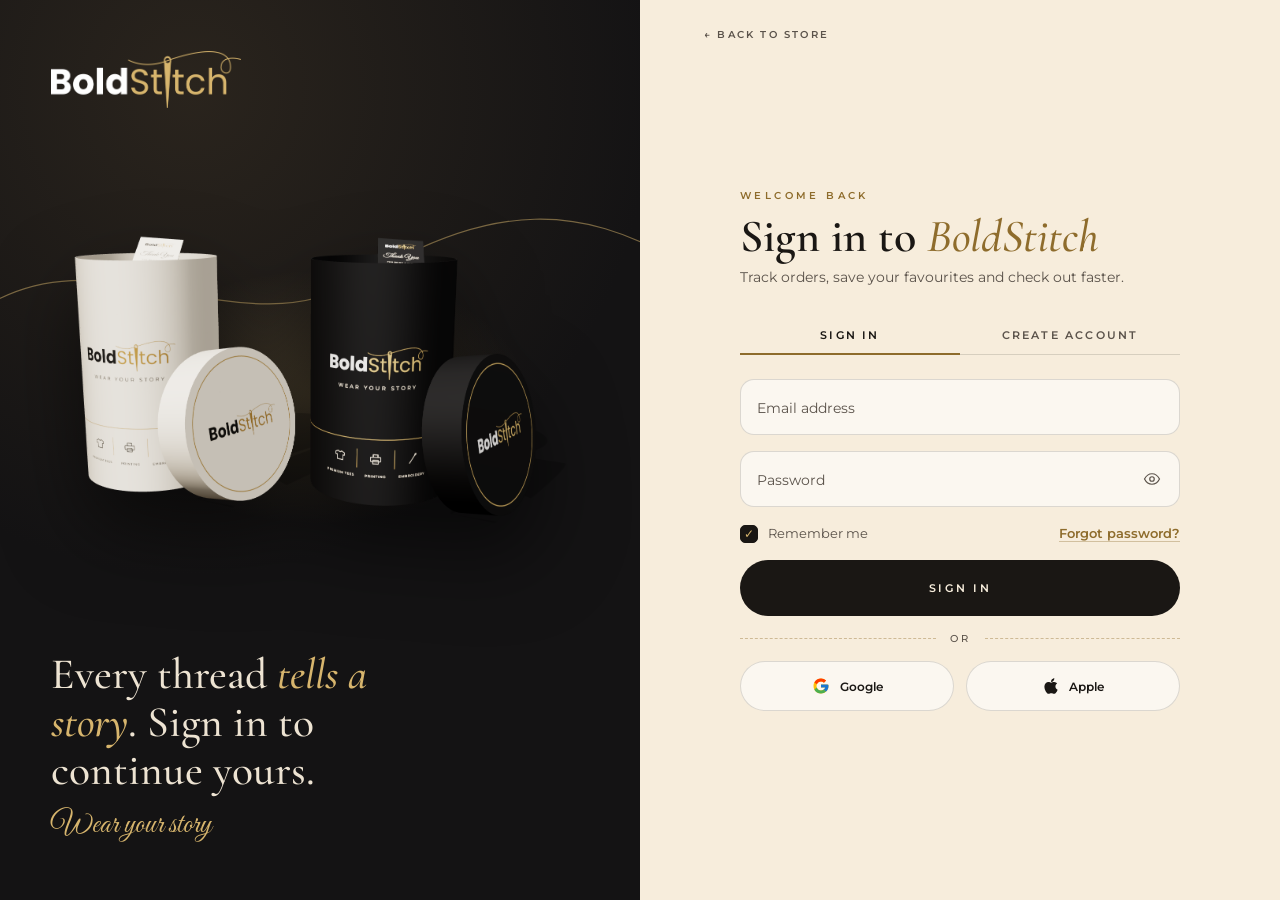
<file: login.html>
<!doctype html>
<html lang="en">
<head>
<meta charset="utf-8">
<meta name="viewport" content="width=device-width, initial-scale=1">
<title>Sign in — BoldStitch</title>
<link rel="icon" href="favicon.ico" sizes="any">
<link rel="icon" type="image/png" sizes="32x32" href="assets/brand/icon-32.png">
<link rel="apple-touch-icon" href="assets/brand/icon-180.png">
<meta name="theme-color" content="#141314">
<link rel="stylesheet" href="assets/css/common.css">
<link rel="preconnect" href="https://fonts.googleapis.com">
<link rel="preconnect" href="https://fonts.gstatic.com" crossorigin>
<link href="https://fonts.googleapis.com/css2?family=Cormorant+Garamond:ital,wght@0,500;0,600;1,500&family=Montserrat:wght@400;500;600&family=Great+Vibes&display=swap" rel="stylesheet">
<style>
  :root { --cream: #F7EDDC; --cream-2: #EFE2CB; --sand: #E3D5BE; --ink: #1A1714; --ink-soft: #5B534B; --gold: #8E6C2C; --gold-2: #D7B56D; --night: #141314;
          --line: rgba(26, 23, 20, .14); --serif: "Cormorant Garamond", Georgia, serif; --sans: Montserrat, system-ui, sans-serif; --script: "Great Vibes", cursive; }
  * { box-sizing: border-box; margin: 0; padding: 0; }
  html, body { min-height: 100%; }
  body { background: var(--cream); color: var(--ink); font: 400 15px/1.6 var(--sans); }
  a { color: inherit; }
  button, input { font: inherit; color: inherit; }
  img { display: block; max-width: 100%; }
  [hidden] { display: none !important; }

  .shell { min-height: 100svh; display: grid; grid-template-columns: minmax(0, 1fr) minmax(0, 1fr); }

  /* ---------- brand side ---------- */
  .brand { position: relative; overflow: hidden; background: radial-gradient(120% 90% at 30% 10%, #2a241d, var(--night) 60%); color: #EDE3D2;
           padding: clamp(28px, 4vw, 56px); display: grid; grid-template-rows: auto 1fr auto; }
  .brand .logo { width: 190px; }
  .brand .art { align-self: center; justify-self: center; width: min(520px, 92%); position: relative; }
  .brand .art img { filter: drop-shadow(0 40px 40px rgba(0, 0, 0, .55)); animation: bob 6s ease-in-out infinite; }
  .brand .art::before { content: ""; position: absolute; inset: 12% 8% 0; border-radius: 50%; background: radial-gradient(closest-side, rgba(215, 181, 109, .22), transparent); }
  @keyframes bob { 50% { translate: 0 -12px; } }
  .brand h2 { font: 500 clamp(30px, 3.4vw, 46px)/1.1 var(--serif); max-width: 16ch; }
  .brand h2 em { color: var(--gold-2); }
  .brand .script { font-family: var(--script); color: var(--gold-2); font-size: 30px; margin-top: 6px; }
  .brand .thread { position: absolute; left: -5%; right: -5%; top: 22%; width: 110%; height: 180px; pointer-events: none; opacity: .5; }
  .brand .thread path { fill: none; stroke: var(--gold-2); stroke-width: 1.2; stroke-dasharray: 1400; stroke-dashoffset: 1400; animation: draw 3.5s .3s ease forwards; }
  @keyframes draw { to { stroke-dashoffset: 0; } }

  /* ---------- form side ---------- */
  .side { display: grid; place-items: center; padding: clamp(24px, 5vw, 64px) clamp(16px, 5vw, 64px); position: relative; }
  .back { position: absolute; top: 28px; left: clamp(16px, 5vw, 64px); font: 600 10px var(--sans); letter-spacing: .22em; text-transform: uppercase; text-decoration: none; color: var(--ink-soft); }
  .back:hover { color: var(--gold); }
  .card { width: min(440px, 100%); }
  .card .mobile-logo { display: none; width: 170px; margin-bottom: 26px; }
  .eyebrow { font: 600 10px var(--sans); letter-spacing: .34em; text-transform: uppercase; color: var(--gold); }
  h1 { font: 600 clamp(34px, 4vw, 46px)/1.05 var(--serif); margin: 10px 0 6px; }
  h1 em { font-style: italic; font-weight: 500; color: var(--gold); }
  .sub { color: var(--ink-soft); font-size: 14px; }

  .tabs { position: relative; display: grid; grid-template-columns: 1fr 1fr; margin: 28px 0 24px; border-bottom: 1px solid var(--line); }
  .tabs button { background: none; border: 0; padding: 12px 0; font: 600 11px var(--sans); letter-spacing: .2em; text-transform: uppercase; color: var(--ink-soft); cursor: pointer; transition: color .3s; }
  .tabs button.on { color: var(--ink); }
  .tabs i { position: absolute; bottom: -1px; left: 0; width: 50%; height: 2px; background: var(--gold); transition: transform .45s cubic-bezier(.2, .7, .2, 1); }
  .tabs[data-tab="signup"] i { transform: translateX(100%); }

  .pane { display: none; animation: paneIn .5s cubic-bezier(.2, .7, .2, 1); }
  .pane.on { display: grid; gap: 16px; }
  @keyframes paneIn { from { opacity: 0; translate: 0 12px; } }

  .field { position: relative; }
  .field input { width: 100%; height: 56px; padding: 22px 16px 6px; border-radius: 14px; border: 1px solid var(--line); background: #FBF7F0; outline: none; transition: border-color .3s, box-shadow .3s; }
  .field label { position: absolute; left: 17px; top: 18px; font-size: 14px; color: var(--ink-soft); pointer-events: none; transition: .25s cubic-bezier(.2, .7, .2, 1); }
  .field input:focus, .field input:not(:placeholder-shown) { border-color: rgba(142, 108, 44, .7); }
  .field input:focus { box-shadow: 0 0 0 4px rgba(215, 181, 109, .22); }
  .field input:focus + label, .field input:not(:placeholder-shown) + label { top: 8px; font-size: 10px; letter-spacing: .14em; text-transform: uppercase; color: var(--gold); }
  .field .eye { position: absolute; right: 8px; top: 8px; width: 40px; height: 40px; border: 0; background: none; border-radius: 10px; cursor: pointer; color: var(--ink-soft); display: grid; place-items: center; }
  .field .eye:hover { background: var(--cream-2); }
  .field.err input { border-color: #B24A3B; }
  .field .msg { display: none; font-size: 12px; color: #B24A3B; margin: 6px 4px 0; }
  .field.err .msg { display: block; }
  .row2 { display: grid; grid-template-columns: 1fr 1fr; gap: 12px; }

  .meter { display: grid; grid-template-columns: repeat(4, 1fr); gap: 6px; margin-top: -6px; }
  .meter i { height: 3px; border-radius: 2px; background: repeating-linear-gradient(90deg, var(--line) 0 6px, transparent 6px 10px); transition: background .3s; }
  .meter[data-s="1"] i:nth-child(-n+1), .meter[data-s="2"] i:nth-child(-n+2), .meter[data-s="3"] i:nth-child(-n+3), .meter[data-s="4"] i { background: repeating-linear-gradient(90deg, var(--gold-2) 0 6px, transparent 6px 10px); }
  .meter-label { font-size: 11px; color: var(--ink-soft); margin-top: -10px; }

  .line { display: flex; align-items: center; justify-content: space-between; gap: 12px; font-size: 13px; }
  .check { display: inline-flex; align-items: center; gap: 10px; cursor: pointer; color: var(--ink-soft); }
  .check input { appearance: none; width: 18px; height: 18px; border: 1px solid rgba(26, 23, 20, .35); border-radius: 5px; display: grid; place-items: center; cursor: pointer; transition: .2s; flex: none; }
  .check input:checked { background: var(--ink); border-color: var(--ink); }
  .check input:checked::after { content: "✓"; color: var(--gold-2); font-size: 12px; line-height: 1; }
  .link { background: none; border: 0; color: var(--gold); font-weight: 600; cursor: pointer; text-decoration: underline; text-underline-offset: 3px; text-decoration-color: rgba(142, 108, 44, .35); }

  .btn { position: relative; height: 56px; border-radius: 999px; border: 0; background: var(--ink); color: var(--cream); font: 600 11px var(--sans); letter-spacing: .24em; text-transform: uppercase;
         cursor: pointer; overflow: hidden; transition: background .3s, transform .3s; }
  .btn:hover { background: #2a241d; transform: translateY(-1px); }
  .btn::after { content: ""; position: absolute; inset: 0; background: linear-gradient(105deg, transparent 40%, rgba(215, 181, 109, .35) 50%, transparent 60%) -200% 0 / 50% 100% no-repeat; transition: background-position .9s; }
  .btn:hover::after { background-position: 300% 0; }
  .btn.busy { pointer-events: none; color: transparent; }
  .btn.busy::before { content: ""; position: absolute; left: 50%; top: 50%; width: 20px; height: 20px; margin: -10px; border-radius: 50%; border: 2px solid rgba(215, 181, 109, .3); border-top-color: var(--gold-2); animation: spin .8s linear infinite; }
  @keyframes spin { to { rotate: 360deg; } }

  .or { display: flex; align-items: center; gap: 14px; color: var(--ink-soft); font: 500 10px var(--sans); letter-spacing: .3em; text-transform: uppercase; }
  .or::before, .or::after { content: ""; flex: 1; border-top: 1px dashed rgba(142, 108, 44, .4); }
  .social { display: grid; grid-template-columns: 1fr 1fr; gap: 12px; }
  .social button { height: 50px; border-radius: 999px; border: 1px solid var(--line); background: #FBF7F0; display: flex; align-items: center; justify-content: center; gap: 10px; font: 600 12px var(--sans); cursor: pointer; transition: .3s; }
  .social button:hover { border-color: var(--ink); }
  .fine { font-size: 12px; color: var(--ink-soft); text-align: center; }

  /* ---------- signed-in / signed-out states ---------- */
  .state { text-align: center; display: grid; justify-items: center; gap: 14px; }
  .state .avatar { width: 84px; height: 84px; font-size: 26px; }
  .state .avatar::after { inset: -6px; }
  .state .script { font-family: var(--script); color: var(--gold); font-size: 44px; line-height: 1; }
  .state .actions { display: grid; gap: 10px; width: 100%; margin-top: 10px; }
  .btn.ghost { background: transparent; color: var(--ink); border: 1px solid var(--ink); }
  .btn.ghost:hover { background: var(--ink); color: var(--cream); }
  .btn.ghost.danger { color: #9A3B2E; border-color: rgba(154, 59, 46, .45); }
  .btn.ghost.danger:hover { background: #9A3B2E; color: #fff; }
  .sent { display: grid; gap: 12px; justify-items: center; text-align: center; padding: 16px 0; }
  .sent svg { width: 56px; height: 56px; }

  @media (max-width: 900px) {
    .shell { grid-template-columns: 1fr; }
    .brand { display: none; }
    .card .mobile-logo { display: block; }
  }
</style>
</head>
<body>
<div class="shell">
  <aside class="brand">
    <a href="index.html" aria-label="BoldStitch home"><img class="logo" src="assets/brand/logo-light.png" alt="BoldStitch"></a>
    <svg class="thread" viewBox="0 0 800 180" preserveAspectRatio="none" aria-hidden="true"><path d="M0 120 C150 20 300 160 450 80 S700 10 800 60"/></svg>
    <div class="art"><img src="assets/boxes-open.png" alt="BoldStitch cream and black packaging"></div>
    <div>
      <h2>Every thread <em>tells a story</em>. Sign in to continue yours.</h2>
      <p class="script">Wear your story</p>
    </div>
  </aside>

  <main class="side">
    <a class="back" href="index.html">← Back to store</a>
    <div class="card" id="card">
      <img class="mobile-logo" src="assets/brand/logo-dark.png" alt="BoldStitch">

      <!-- signed out: sign in / create account / reset -->
      <section id="auth">
        <p class="eyebrow" id="eyebrow">Welcome back</p>
        <h1 id="heading">Sign in to <em>BoldStitch</em></h1>
        <p class="sub" id="subline">Track orders, save your favourites and check out faster.</p>

        <div class="tabs" id="tabs" data-tab="signin">
          <button class="on" data-tab="signin">Sign in</button>
          <button data-tab="signup">Create account</button>
          <i></i>
        </div>

        <form class="pane on" id="signin" novalidate>
          <div class="field"><input id="si-email" type="email" placeholder=" " autocomplete="email"><label for="si-email">Email address</label><p class="msg">Enter a valid email address.</p></div>
          <div class="field"><input id="si-pass" type="password" placeholder=" " autocomplete="current-password"><label for="si-pass">Password</label>
            <button type="button" class="eye" aria-label="Show password"></button><p class="msg">Password must be at least 6 characters.</p></div>
          <div class="line">
            <label class="check"><input type="checkbox" id="si-remember" checked>Remember me</label>
            <button type="button" class="link" data-go="reset">Forgot password?</button>
          </div>
          <button class="btn" type="submit">Sign in</button>
          <div class="or">or</div>
          <div class="social">
            <button type="button" data-social="Google"><svg width="18" height="18" viewBox="0 0 48 48"><path fill="#FFC107" d="M43.6 20.5H42V20H24v8h11.3C33.7 32.7 29.2 36 24 36c-6.6 0-12-5.4-12-12s5.4-12 12-12c3 0 5.8 1.1 7.9 3l5.7-5.7C34 6.1 29.3 4 24 4 12.9 4 4 12.9 4 24s8.9 20 20 20 20-8.9 20-20c0-1.3-.1-2.4-.4-3.5z"/><path fill="#FF3D00" d="m6.3 14.7 6.6 4.8C14.7 15.1 19 12 24 12c3 0 5.8 1.1 7.9 3l5.7-5.7C34 6.1 29.3 4 24 4 16.3 4 9.7 8.3 6.3 14.7z"/><path fill="#4CAF50" d="M24 44c5.2 0 9.9-2 13.4-5.2l-6.2-5.2C29.2 35.1 26.7 36 24 36c-5.2 0-9.6-3.3-11.3-7.9l-6.5 5C9.5 39.6 16.2 44 24 44z"/><path fill="#1976D2" d="M43.6 20.5H42V20H24v8h11.3c-.8 2.2-2.2 4.2-4.1 5.6l6.2 5.2C37 39.2 44 34 44 24c0-1.3-.1-2.4-.4-3.5z"/></svg>Google</button>
            <button type="button" data-social="Apple"><svg width="16" height="18" viewBox="0 0 384 512"><path fill="currentColor" d="M318.7 268.7c-.2-36.7 16.4-64.4 50-84.8-18.8-26.9-47.2-41.7-84.7-44.6-35.5-2.8-74.3 20.7-88.5 20.7-15 0-49.4-19.7-76.4-19.7C63.3 141.2 4 184.8 4 273.5q0 39.3 14.4 81.2c12.8 36.7 59 126.7 107.2 125.2 25.2-.6 43-17.9 75.8-17.9 31.8 0 48.3 17.9 76.4 17.9 48.6-.7 90.4-82.5 102.6-119.3-65.2-30.7-61.7-90-61.7-91.9zm-56.6-164.2c27.3-32.4 24.8-61.9 24-72.5-24.1 1.4-52 16.4-67.9 34.9-17.5 19.8-27.8 44.3-25.6 71.9 26.1 2 49.9-11.4 69.5-34.3z"/></svg>Apple</button>
          </div>
        </form>

        <form class="pane" id="signup" novalidate>
          <div class="field"><input id="su-name" placeholder=" " autocomplete="name"><label for="su-name">Full name</label><p class="msg">Tell us your name.</p></div>
          <div class="row2">
            <div class="field"><input id="su-email" type="email" placeholder=" " autocomplete="email"><label for="su-email">Email</label><p class="msg">Enter a valid email.</p></div>
            <div class="field"><input id="su-phone" type="tel" placeholder=" " autocomplete="tel"><label for="su-phone">Phone (optional)</label></div>
          </div>
          <div class="field"><input id="su-pass" type="password" placeholder=" " autocomplete="new-password"><label for="su-pass">Create password</label>
            <button type="button" class="eye" aria-label="Show password"></button><p class="msg">Use at least 6 characters.</p></div>
          <div class="meter" id="meter" data-s="0"><i></i><i></i><i></i><i></i></div>
          <p class="meter-label" id="meterLabel">Use 8+ characters with a number and a symbol.</p>
          <label class="check"><input type="checkbox" id="su-terms">I agree to the Terms &amp; Privacy Policy</label>
          <button class="btn" type="submit">Create account</button>
          <p class="fine">Already stitched in? <button type="button" class="link" data-tab-go="signin">Sign in</button></p>
        </form>

        <form class="pane" id="reset" novalidate>
          <div class="field"><input id="rs-email" type="email" placeholder=" " autocomplete="email"><label for="rs-email">Email address</label><p class="msg">Enter a valid email address.</p></div>
          <button class="btn" type="submit">Send reset link</button>
          <p class="fine"><button type="button" class="link" data-tab-go="signin">← Back to sign in</button></p>
        </form>
      </section>

      <!-- signed in -->
      <section class="state" id="signedIn" hidden>
        <span class="avatar" id="siAvatar"></span>
        <p class="script">Hello again</p>
        <h1 style="margin:0" id="siName"></h1>
        <p class="sub" id="siEmail"></p>
        <div class="actions">
          <a class="btn" href="index.html" style="display:grid;place-items:center;text-decoration:none">Continue shopping</a>
          <button class="btn ghost danger" id="logout">Log out</button>
        </div>
      </section>

      <!-- just logged out -->
      <section class="state" id="signedOut" hidden>
        <svg width="84" height="84" viewBox="0 0 84 84" aria-hidden="true"><circle cx="42" cy="42" r="40" fill="#141314"/><circle cx="42" cy="42" r="34" fill="none" stroke="#D7B56D" stroke-dasharray="4 4" opacity=".6"/><path d="M34 30h-6v24h6M44 34l8 8-8 8M52 42H36" fill="none" stroke="#D7B56D" stroke-width="2.4" stroke-linecap="round" stroke-linejoin="round"/></svg>
        <p class="script">See you soon</p>
        <h1 style="margin:0">You've been <em>logged out</em></h1>
        <p class="sub">Thanks for being a part of our journey. Your bag will be waiting.</p>
        <div class="actions">
          <button class="btn" id="again">Sign in again</button>
          <a class="btn ghost" href="index.html" style="display:grid;place-items:center;text-decoration:none">Back to store</a>
        </div>
      </section>
    </div>
  </main>
</div>

<script src="assets/js/needle.js"></script>
<script src="assets/js/account.js"></script>
<script>
const $ = s => document.querySelector(s);
const EYE_OPEN = '<svg width="18" height="18" viewBox="0 0 24 24" fill="none" stroke="currentColor" stroke-width="1.6"><path d="M2 12s3.6-7 10-7 10 7 10 7-3.6 7-10 7S2 12 2 12Z"/><circle cx="12" cy="12" r="3"/></svg>';
const EYE_SHUT = '<svg width="18" height="18" viewBox="0 0 24 24" fill="none" stroke="currentColor" stroke-width="1.6"><path d="M3 3l18 18M10.6 5.1A10 10 0 0 1 12 5c6.4 0 10 7 10 7a17 17 0 0 1-3.2 3.9M6.6 6.6C3.9 8.4 2 12 2 12s3.6 7 10 7a9.6 9.6 0 0 0 5.4-1.6"/><path d="M9.9 9.9a3 3 0 0 0 4.2 4.2"/></svg>';
const COPY = {
  signin: ['Welcome back', 'Sign in to <em>BoldStitch</em>', 'Track orders, save your favourites and check out faster.'],
  signup: ['Join the story', 'Create your <em>account</em>', 'Be first to know about new drops and custom offers.'],
  reset:  ['Forgot password', 'Reset your <em>password</em>', "Enter your email and we'll send you a link to set a new one."],
};

function show(view) {
  if (view === 'auth' || view === 'signedIn' || view === 'signedOut') {
    ['auth', 'signedIn', 'signedOut'].forEach(id => $('#' + id).hidden = id !== view);
    if (view === 'signedIn') {
      const u = BSAuth.get();
      $('#siAvatar').textContent = BSAuth.initials(u.name); $('#siName').textContent = u.name; $('#siEmail').textContent = u.email;
    }
    return;
  }
  // a form pane inside #auth
  document.querySelectorAll('.pane').forEach(p => p.classList.toggle('on', p.id === view));
  const tabs = $('#tabs');
  tabs.style.display = view === 'reset' ? 'none' : '';
  if (view !== 'reset') { tabs.dataset.tab = view; tabs.querySelectorAll('button').forEach(b => b.classList.toggle('on', b.dataset.tab === view)); }
  const [e, h, s] = COPY[view];
  $('#eyebrow').textContent = e; $('#heading').innerHTML = h; $('#subline').textContent = s;
  const first = $(`#${view} input`); if (first && matchMedia('(pointer: fine)').matches) first.focus();
}

document.querySelectorAll('#tabs button').forEach(b => b.onclick = () => show(b.dataset.tab));
document.querySelectorAll('[data-tab-go]').forEach(b => b.onclick = () => { $('#reset').innerHTML = $('#reset').dataset.orig || $('#reset').innerHTML; bindReset(); show(b.dataset.tabGo); });
document.querySelectorAll('[data-go]').forEach(b => b.onclick = () => show(b.dataset.go));
document.querySelectorAll('.eye').forEach(b => {
  b.innerHTML = EYE_OPEN;
  b.onclick = () => { const i = b.previousElementSibling.previousElementSibling; const on = i.type === 'password'; i.type = on ? 'text' : 'password'; b.innerHTML = on ? EYE_SHUT : EYE_OPEN; b.setAttribute('aria-label', on ? 'Hide password' : 'Show password'); };
});
document.querySelectorAll('[data-social]').forEach(b => b.onclick = () => bsToast(`${b.dataset.social} sign-in will be connected when the store goes live.`));

const emailOk = v => /^\S+@\S+\.\S+$/.test(v.trim());
function check(input, ok) { input.closest('.field').classList.toggle('err', !ok); return ok; }
document.querySelectorAll('.field input').forEach(i => i.addEventListener('input', () => i.closest('.field').classList.remove('err')));

function busy(form, done) {
  const btn = form.querySelector('.btn'); btn.classList.add('busy');
  setTimeout(() => { btn.classList.remove('busy'); done(); }, 1100);
}

$('#signin').addEventListener('submit', e => {
  e.preventDefault();
  const em = $('#si-email'), pw = $('#si-pass');
  const ok = [check(em, emailOk(em.value)), check(pw, pw.value.length >= 6)].every(Boolean);
  if (!ok) return;
  busy(e.target, () => {
    const name = em.value.split('@')[0].replace(/[._-]+/g, ' ').replace(/\b\w/g, c => c.toUpperCase());
    BSAuth.set({ name, email: em.value.trim() }, $('#si-remember').checked);
    location.href = 'index.html?welcome=1';
  });
});

$('#su-pass').addEventListener('input', e => {
  const v = e.target.value;
  const s = !v ? 0 : [v.length >= 8, /\d/.test(v), /[^\w\s]/.test(v), /[A-Z]/.test(v) && /[a-z]/.test(v)].filter(Boolean).length || 1;
  $('#meter').dataset.s = s;
  $('#meterLabel').textContent = ['Use 8+ characters with a number and a symbol.', 'Weak — keep going', 'Fair — add a number or symbol', 'Good — almost there', 'Strong — nicely stitched'][s];
});
$('#signup').addEventListener('submit', e => {
  e.preventDefault();
  const n = $('#su-name'), em = $('#su-email'), pw = $('#su-pass'), terms = $('#su-terms');
  const ok = [check(n, n.value.trim().length > 1), check(em, emailOk(em.value)), check(pw, pw.value.length >= 6)].every(Boolean);
  if (!ok) return;
  if (!terms.checked) { bsToast('Please accept the Terms & Privacy Policy.'); return; }
  busy(e.target, () => {
    BSAuth.set({ name: n.value.trim(), email: em.value.trim() }, true);
    location.href = 'index.html?welcome=new';
  });
});

function bindReset() {
  const f = $('#reset');
  if (!f.dataset.orig) f.dataset.orig = f.innerHTML;
  f.querySelectorAll('[data-tab-go]').forEach(b => b.onclick = () => { f.innerHTML = f.dataset.orig; bindReset(); show('signin'); });
  f.onsubmit = e => {
    e.preventDefault();
    const em = $('#rs-email');
    if (!check(em, emailOk(em.value))) return;
    busy(f, () => {
      const addr = em.value.trim();
      f.innerHTML = `<div class="sent"><svg viewBox="0 0 56 56"><circle cx="28" cy="28" r="27" fill="#141314"/><path d="M17 29l7 7 15-16" fill="none" stroke="#D7B56D" stroke-width="3" stroke-linecap="round" stroke-linejoin="round"/></svg>
        <h2 style="font:600 26px var(--serif)">Check your inbox</h2><p class="sub">If an account exists for <b></b>, a reset link is on its way.</p>
        <button type="button" class="link" data-tab-go="signin">← Back to sign in</button></div>`;
      f.querySelector('b').textContent = addr;
      f.querySelector('[data-tab-go]').onclick = () => { f.innerHTML = f.dataset.orig; bindReset(); show('signin'); };
    });
  };
}
bindReset();

$('#logout').onclick = () => { BSAuth.clear(); show('signedOut'); };
$('#again').onclick = () => { show('auth'); show('signin'); };

show(BSAuth.get() ? 'signedIn' : 'auth');
if (location.hash === '#signup' && !BSAuth.get()) show('signup');
</script>
</body>
</html>
</file>
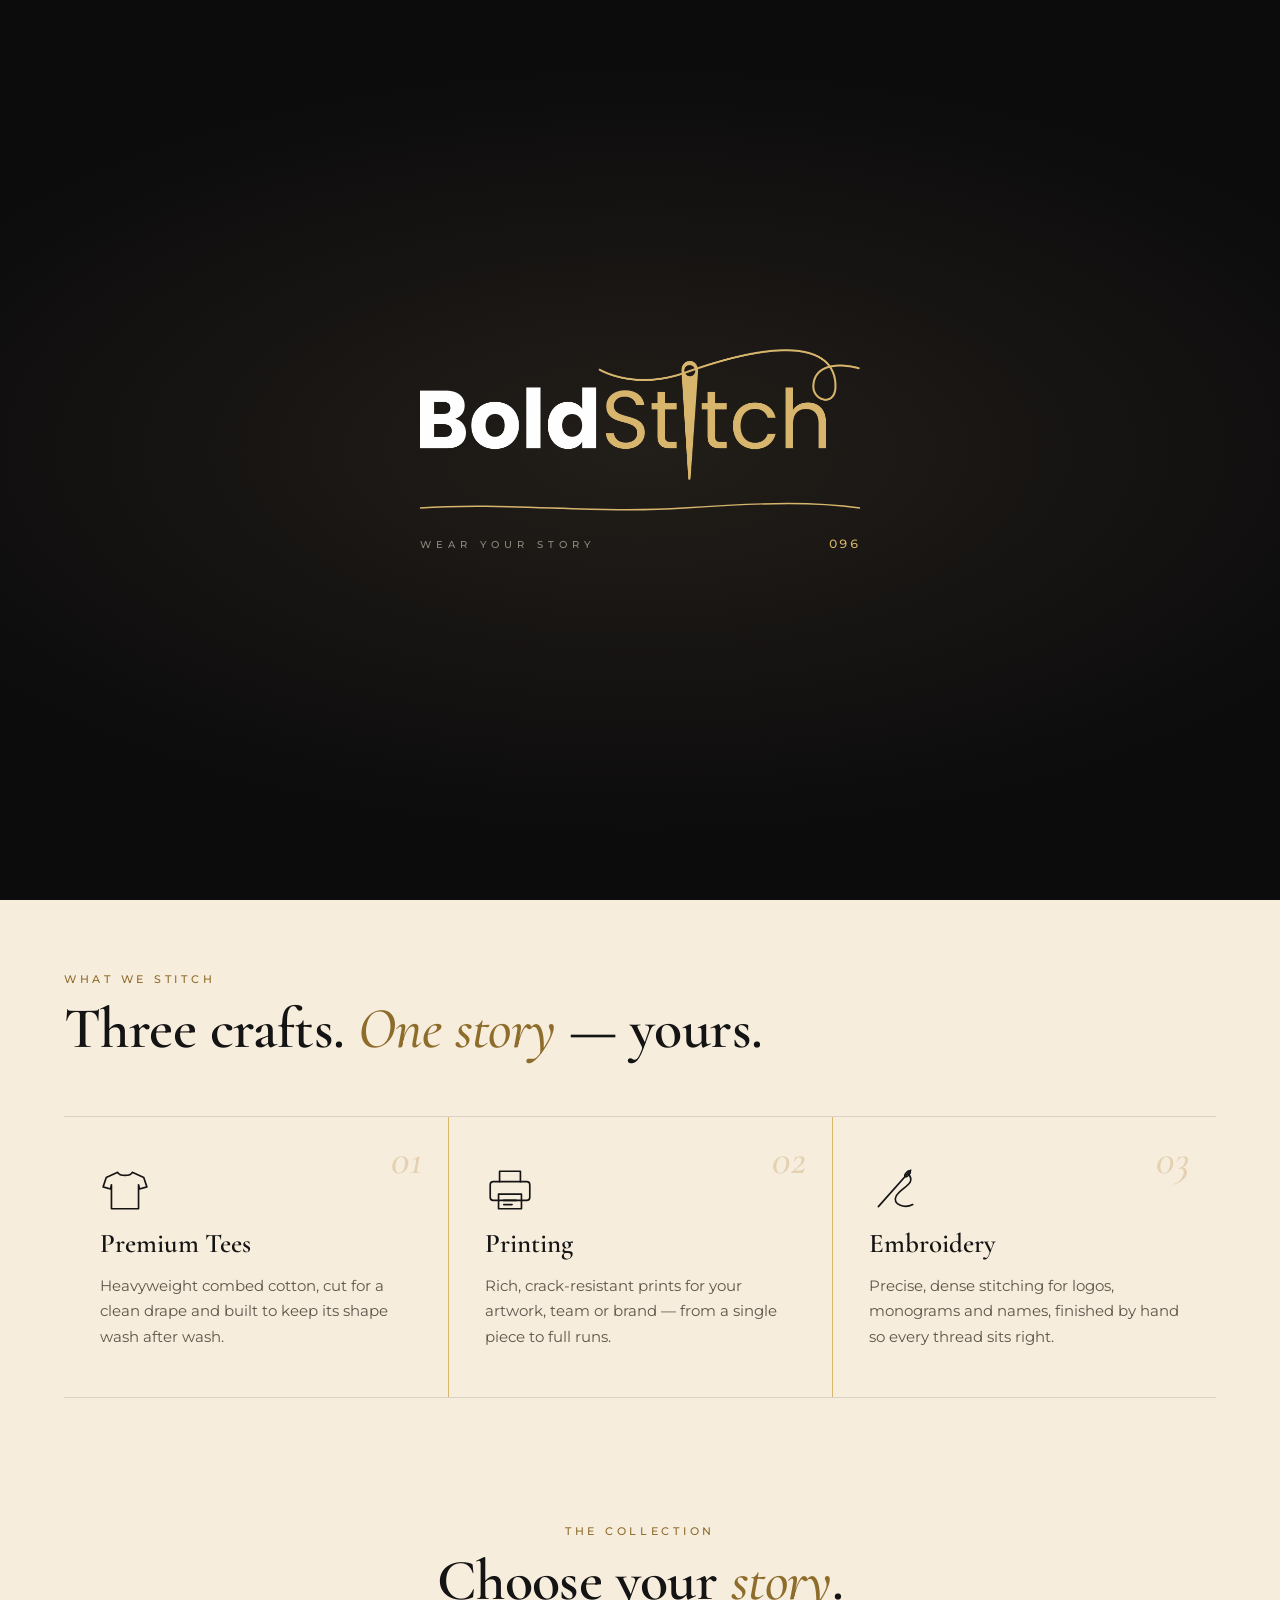
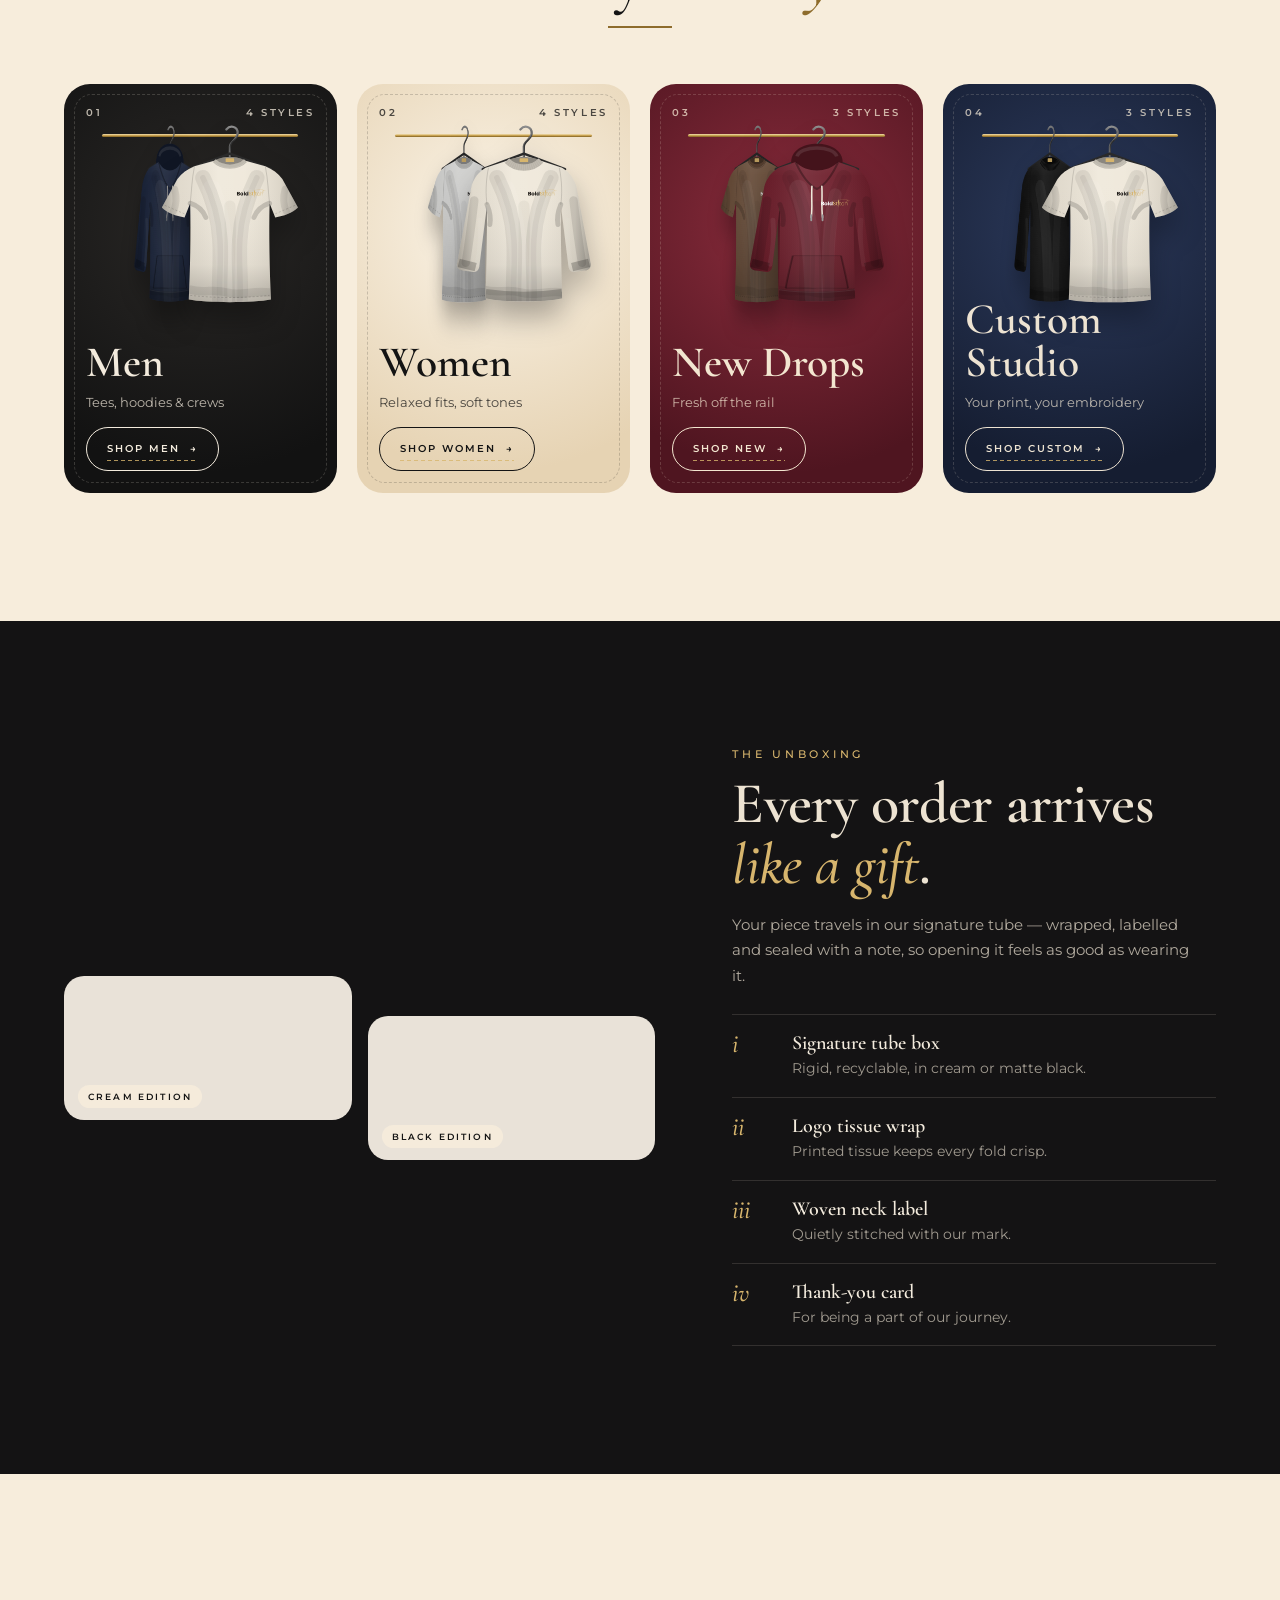
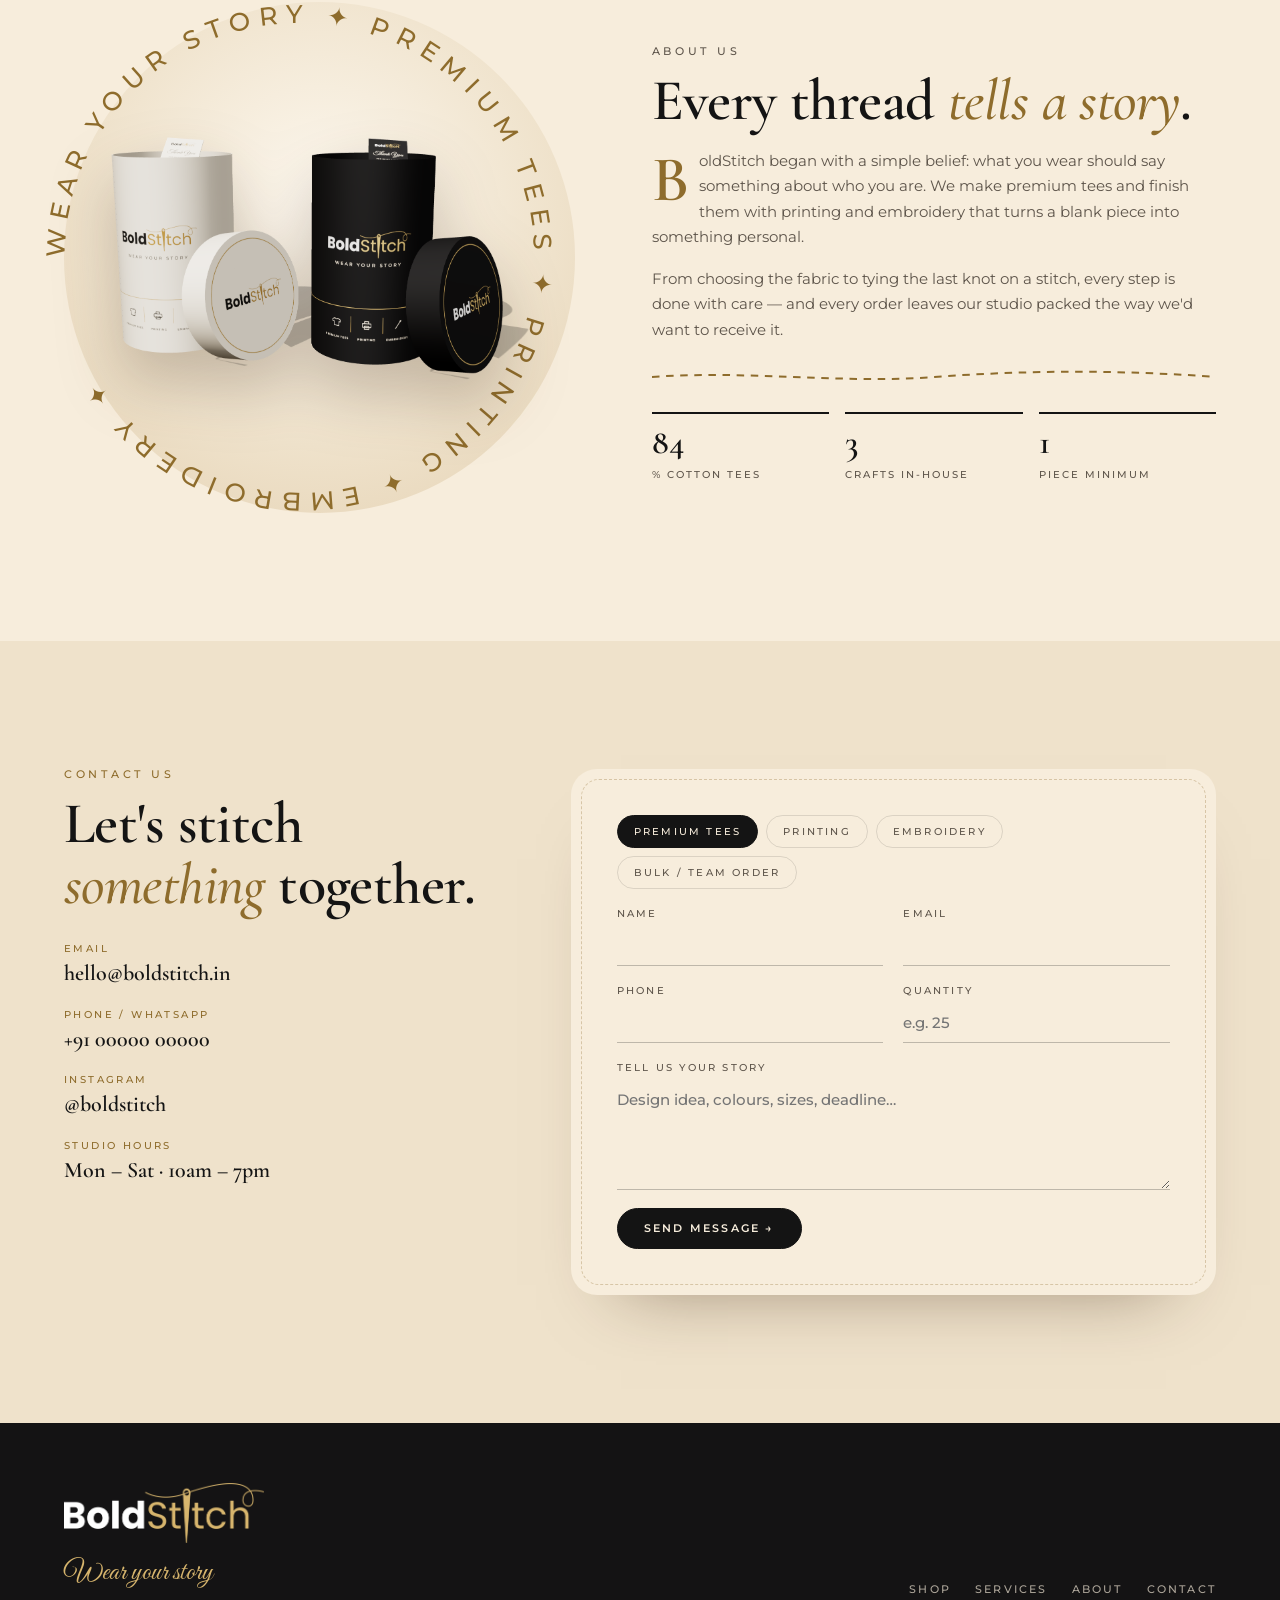
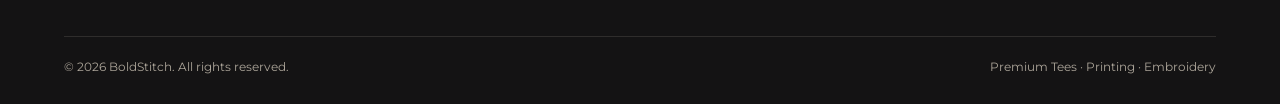
<file: sample-1.html>
<!doctype html>
<html lang="en" data-v="1">
<head>
<meta charset="utf-8">
<meta name="viewport" content="width=device-width, initial-scale=1">
<title>BoldStitch — Wear Your Story (Sample 1 · Classic)</title>
<meta name="description" content="BoldStitch — premium tees, custom printing and embroidery. Wear your story.">
<link rel="icon" href="favicon.ico" sizes="any">
<link rel="icon" type="image/png" sizes="32x32" href="assets/brand/icon-32.png">
<link rel="apple-touch-icon" href="assets/brand/icon-180.png">
<meta name="theme-color" content="#141314">
<link rel="preconnect" href="https://fonts.googleapis.com">
<link rel="preconnect" href="https://fonts.gstatic.com" crossorigin>
<link href="https://fonts.googleapis.com/css2?family=Cormorant+Garamond:ital,wght@0,500;0,600;0,700;1,500&family=Montserrat:wght@400;500;600&family=Great+Vibes&display=swap" rel="stylesheet">
<link rel="stylesheet" href="assets/css/common.css">
<link rel="stylesheet" href="assets/css/site.css">
<script>
  // premium intro plays once per browser session
  try { if (!sessionStorage.getItem('bs_intro') && !matchMedia('(prefers-reduced-motion: reduce)').matches) document.documentElement.classList.add('is-loading'); } catch (e) {}
</script>
</head>
<body>

<div id="loader" aria-hidden="true">
  <div class="ld-panel top"></div><div class="ld-panel bottom"></div>
  <div class="ld-center">
    <div class="ld-logo"><img src="assets/brand/logo-light.png" alt=""><img class="ld-needle" src="assets/brand/needle.png" alt=""></div>
    <svg class="ld-thread" viewBox="0 0 400 12" preserveAspectRatio="none"><path d="M0 6 C80 0 160 12 240 6 S360 0 400 6"/></svg>
    <div class="ld-meta"><span>Wear your story</span><b id="ldPct">000</b></div>
  </div>
</div>

<svg width="0" height="0" style="position:absolute" aria-hidden="true">
  <defs>
    <linearGradient id="gx" x1="0" x2="1">
      <stop offset="0" stop-opacity=".34"/><stop offset=".14" stop-opacity=".06"/><stop offset=".42" stop-color="#fff" stop-opacity=".09"/>
      <stop offset=".6" stop-color="#fff" stop-opacity=".05"/><stop offset=".86" stop-opacity=".08"/><stop offset="1" stop-opacity=".36"/>
    </linearGradient>
    <linearGradient id="gy" x1="0" y1="0" x2="0" y2="1">
      <stop offset="0" stop-color="#fff" stop-opacity=".14"/><stop offset=".3" stop-color="#fff" stop-opacity="0"/><stop offset=".78" stop-opacity=".05"/><stop offset="1" stop-opacity=".24"/>
    </linearGradient>
    <linearGradient id="wire" x1="0" x2="0" y1="0" y2="1"><stop offset="0" stop-color="#8d8d8d"/><stop offset=".5" stop-color="#2a2a2a"/><stop offset="1" stop-color="#555"/></linearGradient>
    <clipPath id="c-tee"><path d="M78 56 C88 66 112 66 122 56 L150 64 C160 68 168 74 174 82 L196 122 C188 130 176 134 164 136 L156 116 C155 160 156 210 158 252 C134 257 66 257 42 252 C44 210 45 160 44 116 L36 136 C24 134 12 130 4 122 L26 82 C32 74 40 68 50 64 Z"/></clipPath>
    <clipPath id="c-hoodie"><path d="M70 58 C86 74 114 74 130 58 L154 66 C164 72 170 80 174 92 L194 200 C196 206 192 210 186 211 L170 213 C166 213 164 210 163 206 L152 118 C152 166 153 214 154 250 C130 256 70 256 46 250 C47 214 48 166 48 118 L37 206 C36 210 34 213 30 213 L14 211 C8 210 4 206 6 200 L26 92 C30 80 36 72 46 66 Z"/></clipPath>
    <clipPath id="c-sweat"><path d="M76 56 C88 68 112 68 124 56 L154 66 C164 72 170 80 174 92 L194 200 C196 206 192 210 186 211 L170 213 C166 213 164 210 163 206 L152 118 C152 166 153 214 154 250 C130 256 70 256 46 250 C47 214 48 166 48 118 L37 206 C36 210 34 213 30 213 L14 211 C8 210 4 206 6 200 L26 92 C30 80 36 72 46 66 Z"/></clipPath>

    <symbol id="hanger" viewBox="0 0 200 260">
      <path d="M100 50 V36 C100 28 111 26 111 17 C111 8 101 5 95 12" fill="none" stroke="url(#wire)" stroke-width="3.2" stroke-linecap="round"/>
      <path d="M100 50 V36 C100 28 111 26 111 17" fill="none" stroke="#fff" stroke-opacity=".35" stroke-width=".9" stroke-linecap="round" transform="translate(-.8 0)"/>
      <path d="M42 68 L100 46 L158 68" fill="none" stroke="#2a2a2a" stroke-width="3.6" stroke-linecap="round" stroke-linejoin="round"/>
    </symbol>

    <symbol id="tee" viewBox="0 0 200 260">
      <path d="M80 56 C86 49 114 49 120 56 C112 63 88 63 80 56 Z" fill="currentColor"/>
      <path d="M80 56 C86 49 114 49 120 56 C112 63 88 63 80 56 Z" fill="#000" fill-opacity=".42"/>
      <rect x="94" y="52.5" width="12" height="5.5" rx="1" fill="#D7B56D"/>
      <path d="M78 56 C88 66 112 66 122 56 L150 64 C160 68 168 74 174 82 L196 122 C188 130 176 134 164 136 L156 116 C155 160 156 210 158 252 C134 257 66 257 42 252 C44 210 45 160 44 116 L36 136 C24 134 12 130 4 122 L26 82 C32 74 40 68 50 64 Z" fill="currentColor"/>
      <g clip-path="url(#c-tee)">
        <rect width="200" height="260" fill="url(#gx)"/><rect width="200" height="260" fill="url(#gy)"/>
        <g fill="none" stroke-linecap="round"><path d="M62 80 C74 104 84 130 86 168 C88 200 84 228 86 254" stroke="#000" stroke-opacity=".07" stroke-width="22"/><path d="M62 80 C74 104 84 130 86 168 C88 200 84 228 86 254" stroke="#000" stroke-opacity=".05" stroke-width="8"/><path d="M138 80 C126 104 116 130 114 168 C112 200 116 228 114 254" stroke="#000" stroke-opacity=".07" stroke-width="22"/><path d="M138 80 C126 104 116 130 114 168 C112 200 116 228 114 254" stroke="#000" stroke-opacity=".05" stroke-width="8"/><path d="M100 120 C102 160 98 210 100 254" stroke="#000" stroke-opacity=".04" stroke-width="16"/><path d="M74 96 C88 130 94 180 96 250" stroke="#fff" stroke-opacity=".055" stroke-width="26"/><path d="M126 104 C118 140 114 190 116 250" stroke="#fff" stroke-opacity=".055" stroke-width="18"/><path d="M44 238 C64 244 76 236 96 242 C116 248 132 238 156 242" stroke="#000" stroke-opacity=".08" stroke-width="12"/><path d="M44 116 C56 120 62 126 66 136" stroke="#000" stroke-opacity=".16" stroke-width="7"/><path d="M156 116 C144 120 138 126 134 136" stroke="#000" stroke-opacity=".16" stroke-width="7"/><path d="M22 96 C26 110 24 120 20 128" stroke="#000" stroke-opacity=".08" stroke-width="10"/><path d="M178 96 C174 110 176 120 180 128" stroke="#000" stroke-opacity=".08" stroke-width="10"/></g>
        <path d="M50 64 C46 84 46 100 44 116 M150 64 C154 84 154 100 156 116" fill="none" stroke="#000" stroke-opacity=".14" stroke-width="1.4"/>
        <path d="M8 119 L36 131 M192 119 L164 131 M44 246 C80 250 120 250 156 246" fill="none" stroke="#000" stroke-opacity=".2" stroke-width="1" stroke-dasharray="3 2.5"/>
      </g>
      <path d="M78 56 C88 67 112 67 122 56" fill="none" stroke="currentColor" stroke-width="6"/>
      <path d="M78 56 C88 67 112 67 122 56" fill="none" stroke="#000" stroke-opacity=".2" stroke-width="6"/>
      <path d="M79 58.6 C89 69 111 69 121 58.6" fill="none" stroke="#fff" stroke-opacity=".18" stroke-width=".9"/>
    </symbol>

    <symbol id="hoodie" viewBox="0 0 200 260">
      <path d="M64 62 C58 22 142 22 136 62 C124 84 76 84 64 62 Z" fill="currentColor"/>
      <path d="M64 62 C58 22 142 22 136 62 C124 84 76 84 64 62 Z" fill="#000" fill-opacity=".38"/>
      <path d="M72 50 C76 34 124 34 128 50" fill="none" stroke="#fff" stroke-opacity=".1" stroke-width="5"/>
      <path d="M70 58 C86 74 114 74 130 58 L154 66 C164 72 170 80 174 92 L194 200 C196 206 192 210 186 211 L170 213 C166 213 164 210 163 206 L152 118 C152 166 153 214 154 250 C130 256 70 256 46 250 C47 214 48 166 48 118 L37 206 C36 210 34 213 30 213 L14 211 C8 210 4 206 6 200 L26 92 C30 80 36 72 46 66 Z" fill="currentColor"/>
      <g clip-path="url(#c-hoodie)">
        <rect width="200" height="260" fill="url(#gx)"/><rect width="200" height="260" fill="url(#gy)"/>
        <g fill="none" stroke-linecap="round"><path d="M62 80 C74 104 84 130 86 168 C88 200 84 228 86 254" stroke="#000" stroke-opacity=".07" stroke-width="22"/><path d="M62 80 C74 104 84 130 86 168 C88 200 84 228 86 254" stroke="#000" stroke-opacity=".05" stroke-width="8"/><path d="M138 80 C126 104 116 130 114 168 C112 200 116 228 114 254" stroke="#000" stroke-opacity=".07" stroke-width="22"/><path d="M138 80 C126 104 116 130 114 168 C112 200 116 228 114 254" stroke="#000" stroke-opacity=".05" stroke-width="8"/><path d="M100 120 C102 160 98 210 100 254" stroke="#000" stroke-opacity=".04" stroke-width="16"/><path d="M74 96 C88 130 94 180 96 250" stroke="#fff" stroke-opacity=".055" stroke-width="26"/><path d="M126 104 C118 140 114 190 116 250" stroke="#fff" stroke-opacity=".055" stroke-width="18"/><path d="M44 238 C64 244 76 236 96 242 C116 248 132 238 156 242" stroke="#000" stroke-opacity=".08" stroke-width="12"/><path d="M30 112 C26 146 22 176 18 200" stroke="#000" stroke-opacity=".1" stroke-width="12"/><path d="M170 112 C174 146 178 176 182 200" stroke="#000" stroke-opacity=".1" stroke-width="12"/><path d="M38 140 C40 162 38 184 34 202" stroke="#fff" stroke-opacity=".06" stroke-width="7"/><path d="M162 140 C160 162 162 184 166 202" stroke="#fff" stroke-opacity=".04" stroke-width="7"/><path d="M48 118 C52 128 54 136 52 146" stroke="#000" stroke-opacity=".16" stroke-width="7"/><path d="M152 118 C148 128 146 136 148 146" stroke="#000" stroke-opacity=".16" stroke-width="7"/></g>
        <path d="M66 190 L134 190 L144 236 L56 236 Z" fill="#000" fill-opacity=".05" stroke="#000" stroke-opacity=".2" stroke-width="1.2"/>
        <path d="M66 190 C62 206 58 222 56 236 M134 190 C138 206 142 222 144 236" fill="none" stroke="#000" stroke-opacity=".22" stroke-width="3"/>
        <path d="M46 244 C80 249 120 249 154 244" fill="none" stroke="#000" stroke-opacity=".2" stroke-width="14"/>
        <path d="M46 238 C80 243 120 243 154 238" fill="none" stroke="#fff" stroke-opacity=".1" stroke-width="1"/>
        <path d="M8 200 L32 206 M192 200 L168 206" fill="none" stroke="#000" stroke-opacity=".22" stroke-width="12"/>
      </g>
      <path d="M70 58 C80 80 92 92 100 96 C108 92 120 80 130 58" fill="none" stroke="#000" stroke-opacity=".3" stroke-width="3"/>
      <path d="M93 92 C92 108 94 122 92 136 M107 92 C108 108 106 122 108 136" fill="none" stroke="#EFE8DA" stroke-width="2.2" stroke-linecap="round"/>
      <path d="M92 133 V140 M108 133 V140" stroke="#9a9a9a" stroke-width="2.6" stroke-linecap="round"/>
    </symbol>

    <symbol id="sweat" viewBox="0 0 200 260">
      <path d="M78 56 C86 49 114 49 122 56 C112 64 88 64 78 56 Z" fill="currentColor"/>
      <path d="M78 56 C86 49 114 49 122 56 C112 64 88 64 78 56 Z" fill="#000" fill-opacity=".42"/>
      <rect x="94" y="52.5" width="12" height="5.5" rx="1" fill="#D7B56D"/>
      <path d="M76 56 C88 68 112 68 124 56 L154 66 C164 72 170 80 174 92 L194 200 C196 206 192 210 186 211 L170 213 C166 213 164 210 163 206 L152 118 C152 166 153 214 154 250 C130 256 70 256 46 250 C47 214 48 166 48 118 L37 206 C36 210 34 213 30 213 L14 211 C8 210 4 206 6 200 L26 92 C30 80 36 72 46 66 Z" fill="currentColor"/>
      <g clip-path="url(#c-sweat)">
        <rect width="200" height="260" fill="url(#gx)"/><rect width="200" height="260" fill="url(#gy)"/>
        <g fill="none" stroke-linecap="round"><path d="M62 80 C74 104 84 130 86 168 C88 200 84 228 86 254" stroke="#000" stroke-opacity=".07" stroke-width="22"/><path d="M62 80 C74 104 84 130 86 168 C88 200 84 228 86 254" stroke="#000" stroke-opacity=".05" stroke-width="8"/><path d="M138 80 C126 104 116 130 114 168 C112 200 116 228 114 254" stroke="#000" stroke-opacity=".07" stroke-width="22"/><path d="M138 80 C126 104 116 130 114 168 C112 200 116 228 114 254" stroke="#000" stroke-opacity=".05" stroke-width="8"/><path d="M100 120 C102 160 98 210 100 254" stroke="#000" stroke-opacity=".04" stroke-width="16"/><path d="M74 96 C88 130 94 180 96 250" stroke="#fff" stroke-opacity=".055" stroke-width="26"/><path d="M126 104 C118 140 114 190 116 250" stroke="#fff" stroke-opacity=".055" stroke-width="18"/><path d="M44 238 C64 244 76 236 96 242 C116 248 132 238 156 242" stroke="#000" stroke-opacity=".08" stroke-width="12"/><path d="M30 112 C26 146 22 176 18 200" stroke="#000" stroke-opacity=".1" stroke-width="12"/><path d="M170 112 C174 146 178 176 182 200" stroke="#000" stroke-opacity=".1" stroke-width="12"/><path d="M38 140 C40 162 38 184 34 202" stroke="#fff" stroke-opacity=".06" stroke-width="7"/><path d="M162 140 C160 162 162 184 166 202" stroke="#fff" stroke-opacity=".04" stroke-width="7"/><path d="M48 118 C52 128 54 136 52 146" stroke="#000" stroke-opacity=".16" stroke-width="7"/><path d="M152 118 C148 128 146 136 148 146" stroke="#000" stroke-opacity=".16" stroke-width="7"/></g>
        <path d="M46 244 C80 249 120 249 154 244" fill="none" stroke="#000" stroke-opacity=".2" stroke-width="14"/>
        <path d="M8 200 L32 206 M192 200 L168 206" fill="none" stroke="#000" stroke-opacity=".22" stroke-width="12"/>
        <path d="M50 66 C46 86 46 104 48 118 M150 66 C154 86 154 104 152 118" fill="none" stroke="#000" stroke-opacity=".14" stroke-width="1.4"/>
      </g>
      <path d="M76 56 C88 69 112 69 124 56" fill="none" stroke="currentColor" stroke-width="9"/>
      <path d="M76 56 C88 69 112 69 124 56" fill="none" stroke="#000" stroke-opacity=".22" stroke-width="9"/>
      <path d="M76 56 C88 69 112 69 124 56" fill="none" stroke="#fff" stroke-opacity=".12" stroke-width="9" stroke-dasharray="1 2"/>
    </symbol>
  </defs>
</svg>

<nav class="top">
  <a class="brand" href="#top" aria-label="BoldStitch home"><img src="assets/brand/logo-dark.png" alt="BoldStitch"></a>
  <ul><li><a href="#services">Services</a></li><li><a href="#collection">Collection</a></li><li><a href="#packaging">Packaging</a></li><li><a href="#about">About</a></li><li><a href="#contact">Contact</a></li></ul>
  <div class="nav-right"><div class="account" id="account"></div><a class="bag" href="#collection" aria-label="Bag">
      <svg width="18" height="18" viewBox="0 0 24 24" fill="none" stroke="currentColor" stroke-width="1.6" stroke-linecap="round"><path d="M5 8h14l-1 13H6L5 8Z"/><path d="M9 8V6a3 3 0 0 1 6 0v2"/></svg>
      <b id="bagCount">0</b>
    </a></div>
</nav>

<!-- 1 · HERO -->
<section class="hero" id="top">
  <div class="drop" id="drop" aria-hidden="true"></div>
  <div class="hero-copy">
    <p class="eyebrow">Premium Tees · Printing · Embroidery</p>
    <img class="logo" src="assets/brand/logo-dark.png" alt="BoldStitch">
    <p class="script">Wear your story</p>
    <div class="cta"><a class="btn" href="#collection">Shop the collection</a><a class="btn ghost" href="#contact">Custom order</a></div>
  </div>
  <div class="rack">
    <div class="rail"><div class="track" id="track"></div></div>
    <div class="cap" id="cap" aria-live="polite">
      <p class="name">New collection</p>
      <p class="desc">Hover a piece to turn it around · click to look closer</p>
    </div>
  </div>
</section>

<div class="marquee" aria-hidden="true"><div>
  <span>Wear your story</span><span>Premium tees</span><span>Custom printing</span><span>Fine embroidery</span><span>Gift-ready packaging</span>
  <span>Wear your story</span><span>Premium tees</span><span>Custom printing</span><span>Fine embroidery</span><span>Gift-ready packaging</span>
</div></div>

<!-- 2 · SERVICES -->
<section class="services" id="services">
  <div class="wrap">
    <div class="head reveal"><p class="eyebrow">What we stitch</p><h2 class="title">Three crafts. <em>One story</em> — yours.</h2></div>
    <div class="svc reveal">
      <article><span class="num">01</span>
        <svg viewBox="0 0 48 48"><path d="M17 7 L6 12 L3 21 L10 23 L11 19 L11 42 L37 42 L37 19 L38 23 L45 21 L42 12 L31 7 C29 11 19 11 17 7 Z"/></svg>
        <h3>Premium Tees</h3><p>Heavyweight combed cotton, cut for a clean drape and built to keep its shape wash after wash.</p></article>
      <article><span class="num">02</span>
        <svg viewBox="0 0 48 48"><path d="M14 16 V6 H34 V16"/><rect x="5" y="16" width="38" height="18" rx="3"/><path d="M13 28 H35 V42 H13 Z M18 34 H30 M18 38 H26"/></svg>
        <h3>Printing</h3><p>Rich, crack-resistant prints for your artwork, team or brand — from a single piece to full runs.</p></article>
      <article><span class="num">03</span>
        <svg viewBox="0 0 48 48"><path d="M40 5 L9 40"/><ellipse cx="37" cy="8.5" rx="1.6" ry="3.4" transform="rotate(42 37 8.5)"/><path d="M38 9 C46 18 30 22 26 30 C22 38 34 42 42 38"/></svg>
        <h3>Embroidery</h3><p>Precise, dense stitching for logos, monograms and names, finished by hand so every thread sits right.</p></article>
    </div>
  </div>
</section>

<!-- 3 · COLLECTION -->
<section class="collection" id="collection">
  <div class="wrap">
    <div class="head center reveal"><p class="eyebrow">The collection</p><h2 class="title">Choose your <em>story</em>.</h2><div class="rule"></div></div>
    <div class="cats" id="cats"></div>
    <div class="shop" id="shop" hidden>
      <div class="shop-head"><button class="back" id="back">← All categories</button><div class="tabs" id="tabs"></div></div>
      <div class="grid" id="grid"></div>
    </div>
  </div>
</section>

<!-- 4 · PACKAGING -->
<section class="pack" id="packaging">
  <div class="wrap pack-grid">
    <div class="vids reveal">
      <figure><video src="media/cream-open-lid.mp4" autoplay muted loop playsinline></video><figcaption>Cream edition</figcaption></figure>
      <figure><video src="media/black-open-lid.mp4" autoplay muted loop playsinline></video><figcaption>Black edition</figcaption></figure>
    </div>
    <div class="reveal">
      <p class="eyebrow">The unboxing</p>
      <h2 class="title" style="margin-top:14px">Every order arrives <em>like a gift</em>.</h2>
      <p class="lede">Your piece travels in our signature tube — wrapped, labelled and sealed with a note, so opening it feels as good as wearing it.</p>
      <ul>
        <li><b>i</b><div><strong>Signature tube box</strong><span>Rigid, recyclable, in cream or matte black.</span></div></li>
        <li><b>ii</b><div><strong>Logo tissue wrap</strong><span>Printed tissue keeps every fold crisp.</span></div></li>
        <li><b>iii</b><div><strong>Woven neck label</strong><span>Quietly stitched with our mark.</span></div></li>
        <li><b>iv</b><div><strong>Thank-you card</strong><span>For being a part of our journey.</span></div></li>
      </ul>
    </div>
  </div>
</section>

<!-- 5 · ABOUT -->
<section class="about" id="about">
  <div class="wrap about-grid">
    <div class="about-art reveal">
      <svg class="ring" viewBox="0 0 200 200" aria-hidden="true"><defs><path id="circ" d="M100 100 m-92 0 a92 92 0 1 1 184 0 a92 92 0 1 1 -184 0"/></defs>
        <text><textPath href="#circ">Wear your story ✦ Premium tees ✦ Printing ✦ Embroidery ✦ </textPath></text></svg>
      <img src="assets/boxes-open.png" alt="BoldStitch cream and black packaging boxes">
    </div>
    <div class="reveal">
      <p class="eyebrow">About us</p>
      <h2 class="title" style="margin-top:14px">Every thread <em>tells a story</em>.</h2>
      <p class="lead">BoldStitch began with a simple belief: what you wear should say something about who you are. We make premium tees and finish them with printing and embroidery that turns a blank piece into something personal.</p>
      <p>From choosing the fabric to tying the last knot on a stitch, every step is done with care — and every order leaves our studio packed the way we'd want to receive it.</p>
      <svg class="stitchline" viewBox="0 0 600 14" preserveAspectRatio="none"><path d="M0 7 C100 0 200 14 300 7 S500 0 600 7"/></svg>
      <div class="facts"><div><b data-count="100">0</b><span>% cotton tees</span></div><div><b data-count="3">0</b><span>Crafts in-house</span></div><div><b data-count="1">0</b><span>Piece minimum</span></div></div>
    </div>
  </div>
</section>

<!-- 6 · CONTACT -->
<section class="contact" id="contact">
  <div class="wrap contact-grid">
    <div class="reveal">
      <p class="eyebrow">Contact us</p>
      <h2 class="title" style="margin-top:14px">Let's stitch <em>something</em> together.</h2>
      <div class="info">
        <div><span>Email</span><a href="mailto:hello@boldstitch.in">hello@boldstitch.in</a></div>
        <div><span>Phone / WhatsApp</span><a href="tel:+910000000000">+91 00000 00000</a></div>
        <div><span>Instagram</span><a href="#">@boldstitch</a></div>
        <div><span>Studio hours</span><p>Mon – Sat · 10am – 7pm</p></div>
      </div>
    </div>
    <form class="cform reveal" id="form" novalidate>
      <div class="chips">
        <input type="checkbox" id="c1" checked><label for="c1">Premium tees</label>
        <input type="checkbox" id="c2"><label for="c2">Printing</label>
        <input type="checkbox" id="c3"><label for="c3">Embroidery</label>
        <input type="checkbox" id="c4"><label for="c4">Bulk / team order</label>
      </div>
      <label>Name<input required name="name" autocomplete="name"></label>
      <label>Email<input required type="email" name="email" autocomplete="email"></label>
      <label>Phone<input name="phone" autocomplete="tel"></label>
      <label>Quantity<input name="qty" inputmode="numeric" placeholder="e.g. 25"></label>
      <label class="full">Tell us your story<textarea name="msg" placeholder="Design idea, colours, sizes, deadline…"></textarea></label>
      <button class="btn" type="submit">Send message →</button>
      <div class="thanks" id="thanks"><div><img src="assets/brand/logo-light.png" alt=""><p class="script">Thank You</p><small>For being a part of our journey</small><i></i><small>We'll be in touch soon</small></div></div>
    </form>
  </div>
</section>



<footer>
  <div class="wrap">
    <div class="foot">
      <div><img src="assets/brand/logo-light.png" alt="BoldStitch"><p class="script">Wear your story</p></div>
      <div class="links"><a href="#collection">Shop</a><a href="#services">Services</a><a href="#about">About</a><a href="#contact">Contact</a></div>
    </div>
    <div class="copy"><span>© 2026 BoldStitch. All rights reserved.</span><span>Premium Tees · Printing · Embroidery</span></div>
  </div>
</footer>

<div class="zoom" id="zoom" hidden role="dialog" aria-modal="true" aria-label="Product preview">
  <button class="z-close" aria-label="Close">×</button>
  <div class="z-art"></div>
  <div class="z-info">
    <p class="eyebrow z-eyebrow"></p>
    <h3></h3>
    <p class="price"></p>
    <p class="desc"></p>
    <div class="sizes"><button>S</button><button class="on">M</button><button>L</button><button>XL</button></div>
    <button class="btn z-add">Add to bag</button>
  </div>
</div>

<script src="assets/js/site.js"></script>
<script src="assets/js/needle.js"></script>
<script src="assets/js/account.js"></script>
</body>
</html>
</file>
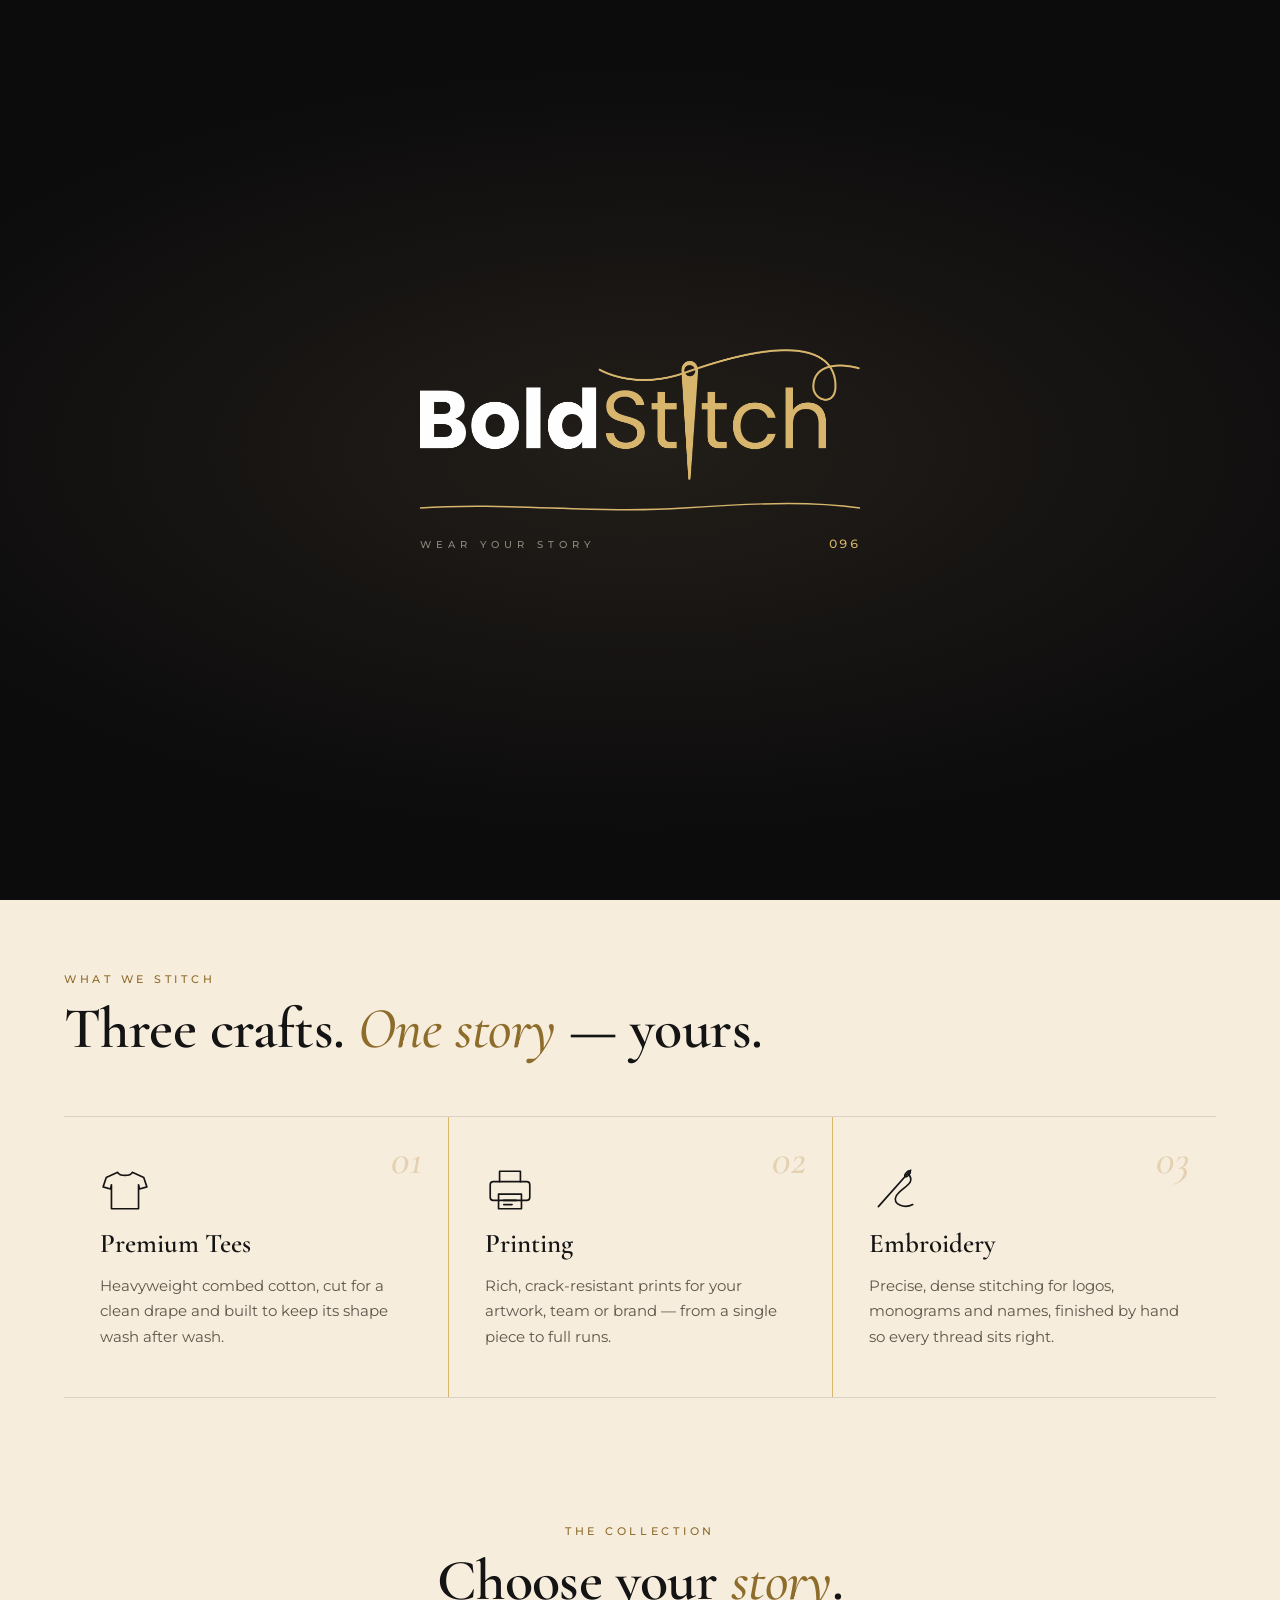
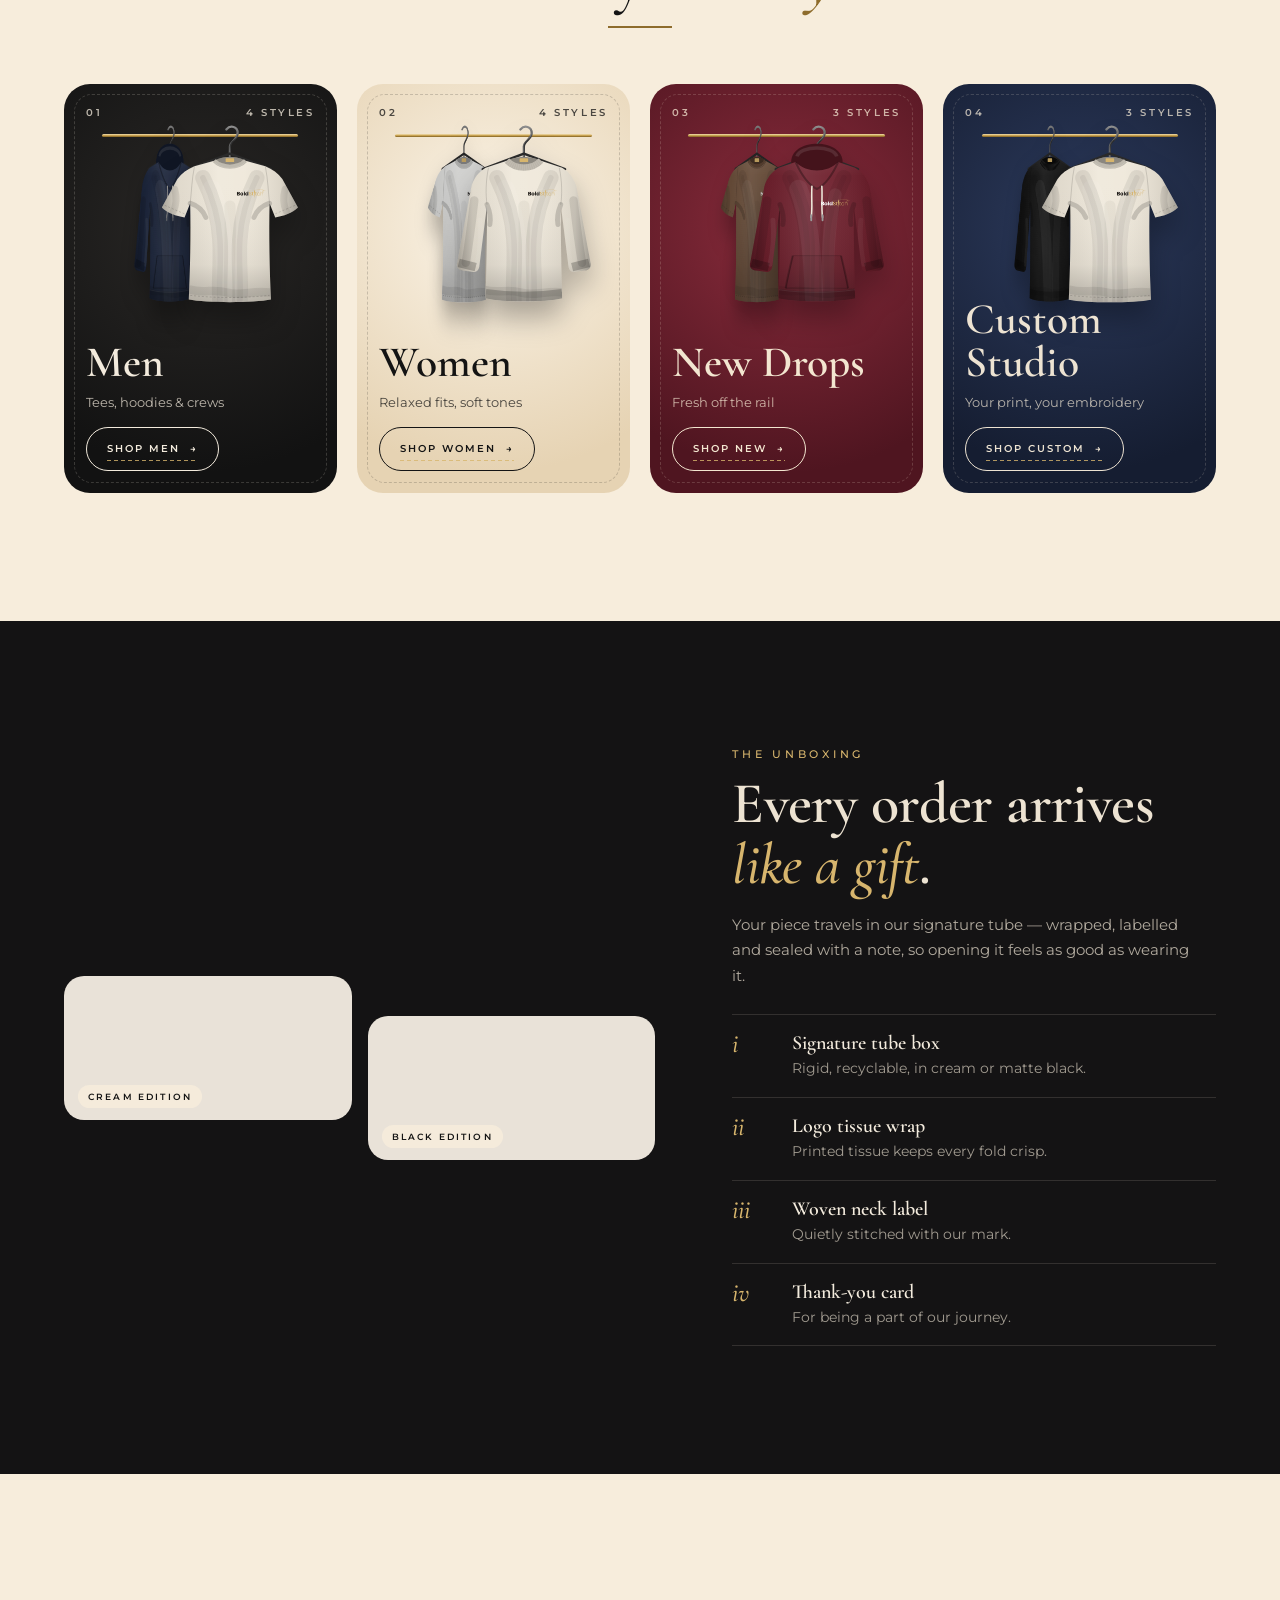
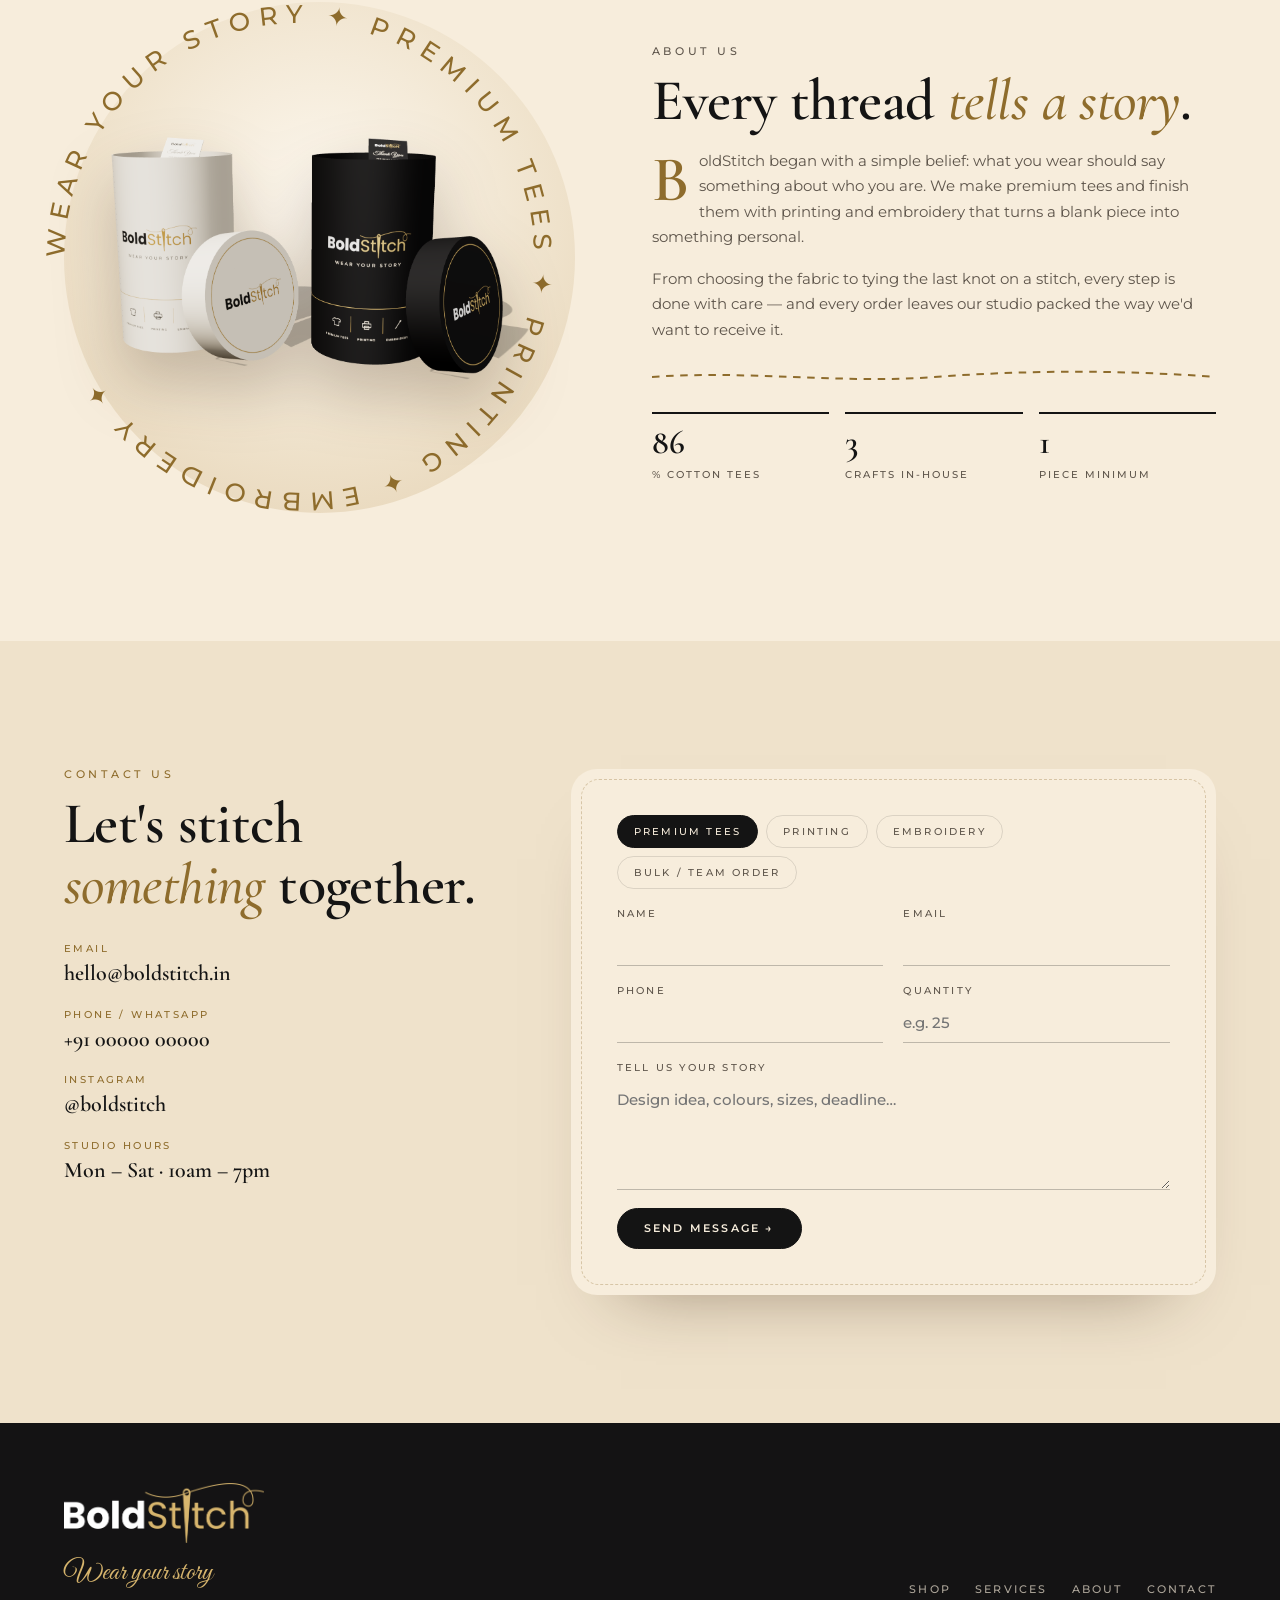
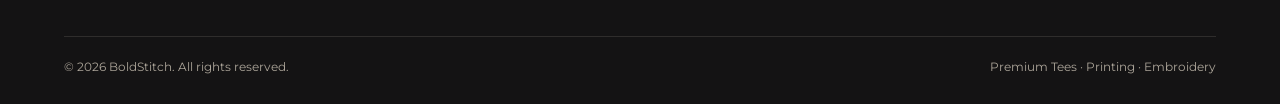
<file: sample-2.html>
<!doctype html>
<html lang="en" data-v="2">
<head>
<meta charset="utf-8">
<meta name="viewport" content="width=device-width, initial-scale=1">
<title>BoldStitch — Wear Your Story (Sample 2 · Editorial)</title>
<meta name="description" content="BoldStitch — premium tees, custom printing and embroidery. Wear your story.">
<link rel="icon" href="favicon.ico" sizes="any">
<link rel="icon" type="image/png" sizes="32x32" href="assets/brand/icon-32.png">
<link rel="apple-touch-icon" href="assets/brand/icon-180.png">
<meta name="theme-color" content="#141314">
<link rel="preconnect" href="https://fonts.googleapis.com">
<link rel="preconnect" href="https://fonts.gstatic.com" crossorigin>
<link href="https://fonts.googleapis.com/css2?family=Cormorant+Garamond:ital,wght@0,500;0,600;0,700;1,500&family=Montserrat:wght@400;500;600&family=Great+Vibes&display=swap" rel="stylesheet">
<link rel="stylesheet" href="assets/css/common.css">
<link rel="stylesheet" href="assets/css/site.css">
<script>
  // premium intro plays once per browser session
  try { if (!sessionStorage.getItem('bs_intro') && !matchMedia('(prefers-reduced-motion: reduce)').matches) document.documentElement.classList.add('is-loading'); } catch (e) {}
</script>
</head>
<body>

<div id="loader" aria-hidden="true">
  <div class="ld-panel top"></div><div class="ld-panel bottom"></div>
  <div class="ld-center">
    <div class="ld-logo"><img src="assets/brand/logo-light.png" alt=""><img class="ld-needle" src="assets/brand/needle.png" alt=""></div>
    <svg class="ld-thread" viewBox="0 0 400 12" preserveAspectRatio="none"><path d="M0 6 C80 0 160 12 240 6 S360 0 400 6"/></svg>
    <div class="ld-meta"><span>Wear your story</span><b id="ldPct">000</b></div>
  </div>
</div>

<svg width="0" height="0" style="position:absolute" aria-hidden="true">
  <defs>
    <linearGradient id="gx" x1="0" x2="1">
      <stop offset="0" stop-opacity=".34"/><stop offset=".14" stop-opacity=".06"/><stop offset=".42" stop-color="#fff" stop-opacity=".09"/>
      <stop offset=".6" stop-color="#fff" stop-opacity=".05"/><stop offset=".86" stop-opacity=".08"/><stop offset="1" stop-opacity=".36"/>
    </linearGradient>
    <linearGradient id="gy" x1="0" y1="0" x2="0" y2="1">
      <stop offset="0" stop-color="#fff" stop-opacity=".14"/><stop offset=".3" stop-color="#fff" stop-opacity="0"/><stop offset=".78" stop-opacity=".05"/><stop offset="1" stop-opacity=".24"/>
    </linearGradient>
    <linearGradient id="wire" x1="0" x2="0" y1="0" y2="1"><stop offset="0" stop-color="#8d8d8d"/><stop offset=".5" stop-color="#2a2a2a"/><stop offset="1" stop-color="#555"/></linearGradient>
    <clipPath id="c-tee"><path d="M78 56 C88 66 112 66 122 56 L150 64 C160 68 168 74 174 82 L196 122 C188 130 176 134 164 136 L156 116 C155 160 156 210 158 252 C134 257 66 257 42 252 C44 210 45 160 44 116 L36 136 C24 134 12 130 4 122 L26 82 C32 74 40 68 50 64 Z"/></clipPath>
    <clipPath id="c-hoodie"><path d="M70 58 C86 74 114 74 130 58 L154 66 C164 72 170 80 174 92 L194 200 C196 206 192 210 186 211 L170 213 C166 213 164 210 163 206 L152 118 C152 166 153 214 154 250 C130 256 70 256 46 250 C47 214 48 166 48 118 L37 206 C36 210 34 213 30 213 L14 211 C8 210 4 206 6 200 L26 92 C30 80 36 72 46 66 Z"/></clipPath>
    <clipPath id="c-sweat"><path d="M76 56 C88 68 112 68 124 56 L154 66 C164 72 170 80 174 92 L194 200 C196 206 192 210 186 211 L170 213 C166 213 164 210 163 206 L152 118 C152 166 153 214 154 250 C130 256 70 256 46 250 C47 214 48 166 48 118 L37 206 C36 210 34 213 30 213 L14 211 C8 210 4 206 6 200 L26 92 C30 80 36 72 46 66 Z"/></clipPath>

    <symbol id="hanger" viewBox="0 0 200 260">
      <path d="M100 50 V36 C100 28 111 26 111 17 C111 8 101 5 95 12" fill="none" stroke="url(#wire)" stroke-width="3.2" stroke-linecap="round"/>
      <path d="M100 50 V36 C100 28 111 26 111 17" fill="none" stroke="#fff" stroke-opacity=".35" stroke-width=".9" stroke-linecap="round" transform="translate(-.8 0)"/>
      <path d="M42 68 L100 46 L158 68" fill="none" stroke="#2a2a2a" stroke-width="3.6" stroke-linecap="round" stroke-linejoin="round"/>
    </symbol>

    <symbol id="tee" viewBox="0 0 200 260">
      <path d="M80 56 C86 49 114 49 120 56 C112 63 88 63 80 56 Z" fill="currentColor"/>
      <path d="M80 56 C86 49 114 49 120 56 C112 63 88 63 80 56 Z" fill="#000" fill-opacity=".42"/>
      <rect x="94" y="52.5" width="12" height="5.5" rx="1" fill="#D7B56D"/>
      <path d="M78 56 C88 66 112 66 122 56 L150 64 C160 68 168 74 174 82 L196 122 C188 130 176 134 164 136 L156 116 C155 160 156 210 158 252 C134 257 66 257 42 252 C44 210 45 160 44 116 L36 136 C24 134 12 130 4 122 L26 82 C32 74 40 68 50 64 Z" fill="currentColor"/>
      <g clip-path="url(#c-tee)">
        <rect width="200" height="260" fill="url(#gx)"/><rect width="200" height="260" fill="url(#gy)"/>
        <g fill="none" stroke-linecap="round"><path d="M62 80 C74 104 84 130 86 168 C88 200 84 228 86 254" stroke="#000" stroke-opacity=".07" stroke-width="22"/><path d="M62 80 C74 104 84 130 86 168 C88 200 84 228 86 254" stroke="#000" stroke-opacity=".05" stroke-width="8"/><path d="M138 80 C126 104 116 130 114 168 C112 200 116 228 114 254" stroke="#000" stroke-opacity=".07" stroke-width="22"/><path d="M138 80 C126 104 116 130 114 168 C112 200 116 228 114 254" stroke="#000" stroke-opacity=".05" stroke-width="8"/><path d="M100 120 C102 160 98 210 100 254" stroke="#000" stroke-opacity=".04" stroke-width="16"/><path d="M74 96 C88 130 94 180 96 250" stroke="#fff" stroke-opacity=".055" stroke-width="26"/><path d="M126 104 C118 140 114 190 116 250" stroke="#fff" stroke-opacity=".055" stroke-width="18"/><path d="M44 238 C64 244 76 236 96 242 C116 248 132 238 156 242" stroke="#000" stroke-opacity=".08" stroke-width="12"/><path d="M44 116 C56 120 62 126 66 136" stroke="#000" stroke-opacity=".16" stroke-width="7"/><path d="M156 116 C144 120 138 126 134 136" stroke="#000" stroke-opacity=".16" stroke-width="7"/><path d="M22 96 C26 110 24 120 20 128" stroke="#000" stroke-opacity=".08" stroke-width="10"/><path d="M178 96 C174 110 176 120 180 128" stroke="#000" stroke-opacity=".08" stroke-width="10"/></g>
        <path d="M50 64 C46 84 46 100 44 116 M150 64 C154 84 154 100 156 116" fill="none" stroke="#000" stroke-opacity=".14" stroke-width="1.4"/>
        <path d="M8 119 L36 131 M192 119 L164 131 M44 246 C80 250 120 250 156 246" fill="none" stroke="#000" stroke-opacity=".2" stroke-width="1" stroke-dasharray="3 2.5"/>
      </g>
      <path d="M78 56 C88 67 112 67 122 56" fill="none" stroke="currentColor" stroke-width="6"/>
      <path d="M78 56 C88 67 112 67 122 56" fill="none" stroke="#000" stroke-opacity=".2" stroke-width="6"/>
      <path d="M79 58.6 C89 69 111 69 121 58.6" fill="none" stroke="#fff" stroke-opacity=".18" stroke-width=".9"/>
    </symbol>

    <symbol id="hoodie" viewBox="0 0 200 260">
      <path d="M64 62 C58 22 142 22 136 62 C124 84 76 84 64 62 Z" fill="currentColor"/>
      <path d="M64 62 C58 22 142 22 136 62 C124 84 76 84 64 62 Z" fill="#000" fill-opacity=".38"/>
      <path d="M72 50 C76 34 124 34 128 50" fill="none" stroke="#fff" stroke-opacity=".1" stroke-width="5"/>
      <path d="M70 58 C86 74 114 74 130 58 L154 66 C164 72 170 80 174 92 L194 200 C196 206 192 210 186 211 L170 213 C166 213 164 210 163 206 L152 118 C152 166 153 214 154 250 C130 256 70 256 46 250 C47 214 48 166 48 118 L37 206 C36 210 34 213 30 213 L14 211 C8 210 4 206 6 200 L26 92 C30 80 36 72 46 66 Z" fill="currentColor"/>
      <g clip-path="url(#c-hoodie)">
        <rect width="200" height="260" fill="url(#gx)"/><rect width="200" height="260" fill="url(#gy)"/>
        <g fill="none" stroke-linecap="round"><path d="M62 80 C74 104 84 130 86 168 C88 200 84 228 86 254" stroke="#000" stroke-opacity=".07" stroke-width="22"/><path d="M62 80 C74 104 84 130 86 168 C88 200 84 228 86 254" stroke="#000" stroke-opacity=".05" stroke-width="8"/><path d="M138 80 C126 104 116 130 114 168 C112 200 116 228 114 254" stroke="#000" stroke-opacity=".07" stroke-width="22"/><path d="M138 80 C126 104 116 130 114 168 C112 200 116 228 114 254" stroke="#000" stroke-opacity=".05" stroke-width="8"/><path d="M100 120 C102 160 98 210 100 254" stroke="#000" stroke-opacity=".04" stroke-width="16"/><path d="M74 96 C88 130 94 180 96 250" stroke="#fff" stroke-opacity=".055" stroke-width="26"/><path d="M126 104 C118 140 114 190 116 250" stroke="#fff" stroke-opacity=".055" stroke-width="18"/><path d="M44 238 C64 244 76 236 96 242 C116 248 132 238 156 242" stroke="#000" stroke-opacity=".08" stroke-width="12"/><path d="M30 112 C26 146 22 176 18 200" stroke="#000" stroke-opacity=".1" stroke-width="12"/><path d="M170 112 C174 146 178 176 182 200" stroke="#000" stroke-opacity=".1" stroke-width="12"/><path d="M38 140 C40 162 38 184 34 202" stroke="#fff" stroke-opacity=".06" stroke-width="7"/><path d="M162 140 C160 162 162 184 166 202" stroke="#fff" stroke-opacity=".04" stroke-width="7"/><path d="M48 118 C52 128 54 136 52 146" stroke="#000" stroke-opacity=".16" stroke-width="7"/><path d="M152 118 C148 128 146 136 148 146" stroke="#000" stroke-opacity=".16" stroke-width="7"/></g>
        <path d="M66 190 L134 190 L144 236 L56 236 Z" fill="#000" fill-opacity=".05" stroke="#000" stroke-opacity=".2" stroke-width="1.2"/>
        <path d="M66 190 C62 206 58 222 56 236 M134 190 C138 206 142 222 144 236" fill="none" stroke="#000" stroke-opacity=".22" stroke-width="3"/>
        <path d="M46 244 C80 249 120 249 154 244" fill="none" stroke="#000" stroke-opacity=".2" stroke-width="14"/>
        <path d="M46 238 C80 243 120 243 154 238" fill="none" stroke="#fff" stroke-opacity=".1" stroke-width="1"/>
        <path d="M8 200 L32 206 M192 200 L168 206" fill="none" stroke="#000" stroke-opacity=".22" stroke-width="12"/>
      </g>
      <path d="M70 58 C80 80 92 92 100 96 C108 92 120 80 130 58" fill="none" stroke="#000" stroke-opacity=".3" stroke-width="3"/>
      <path d="M93 92 C92 108 94 122 92 136 M107 92 C108 108 106 122 108 136" fill="none" stroke="#EFE8DA" stroke-width="2.2" stroke-linecap="round"/>
      <path d="M92 133 V140 M108 133 V140" stroke="#9a9a9a" stroke-width="2.6" stroke-linecap="round"/>
    </symbol>

    <symbol id="sweat" viewBox="0 0 200 260">
      <path d="M78 56 C86 49 114 49 122 56 C112 64 88 64 78 56 Z" fill="currentColor"/>
      <path d="M78 56 C86 49 114 49 122 56 C112 64 88 64 78 56 Z" fill="#000" fill-opacity=".42"/>
      <rect x="94" y="52.5" width="12" height="5.5" rx="1" fill="#D7B56D"/>
      <path d="M76 56 C88 68 112 68 124 56 L154 66 C164 72 170 80 174 92 L194 200 C196 206 192 210 186 211 L170 213 C166 213 164 210 163 206 L152 118 C152 166 153 214 154 250 C130 256 70 256 46 250 C47 214 48 166 48 118 L37 206 C36 210 34 213 30 213 L14 211 C8 210 4 206 6 200 L26 92 C30 80 36 72 46 66 Z" fill="currentColor"/>
      <g clip-path="url(#c-sweat)">
        <rect width="200" height="260" fill="url(#gx)"/><rect width="200" height="260" fill="url(#gy)"/>
        <g fill="none" stroke-linecap="round"><path d="M62 80 C74 104 84 130 86 168 C88 200 84 228 86 254" stroke="#000" stroke-opacity=".07" stroke-width="22"/><path d="M62 80 C74 104 84 130 86 168 C88 200 84 228 86 254" stroke="#000" stroke-opacity=".05" stroke-width="8"/><path d="M138 80 C126 104 116 130 114 168 C112 200 116 228 114 254" stroke="#000" stroke-opacity=".07" stroke-width="22"/><path d="M138 80 C126 104 116 130 114 168 C112 200 116 228 114 254" stroke="#000" stroke-opacity=".05" stroke-width="8"/><path d="M100 120 C102 160 98 210 100 254" stroke="#000" stroke-opacity=".04" stroke-width="16"/><path d="M74 96 C88 130 94 180 96 250" stroke="#fff" stroke-opacity=".055" stroke-width="26"/><path d="M126 104 C118 140 114 190 116 250" stroke="#fff" stroke-opacity=".055" stroke-width="18"/><path d="M44 238 C64 244 76 236 96 242 C116 248 132 238 156 242" stroke="#000" stroke-opacity=".08" stroke-width="12"/><path d="M30 112 C26 146 22 176 18 200" stroke="#000" stroke-opacity=".1" stroke-width="12"/><path d="M170 112 C174 146 178 176 182 200" stroke="#000" stroke-opacity=".1" stroke-width="12"/><path d="M38 140 C40 162 38 184 34 202" stroke="#fff" stroke-opacity=".06" stroke-width="7"/><path d="M162 140 C160 162 162 184 166 202" stroke="#fff" stroke-opacity=".04" stroke-width="7"/><path d="M48 118 C52 128 54 136 52 146" stroke="#000" stroke-opacity=".16" stroke-width="7"/><path d="M152 118 C148 128 146 136 148 146" stroke="#000" stroke-opacity=".16" stroke-width="7"/></g>
        <path d="M46 244 C80 249 120 249 154 244" fill="none" stroke="#000" stroke-opacity=".2" stroke-width="14"/>
        <path d="M8 200 L32 206 M192 200 L168 206" fill="none" stroke="#000" stroke-opacity=".22" stroke-width="12"/>
        <path d="M50 66 C46 86 46 104 48 118 M150 66 C154 86 154 104 152 118" fill="none" stroke="#000" stroke-opacity=".14" stroke-width="1.4"/>
      </g>
      <path d="M76 56 C88 69 112 69 124 56" fill="none" stroke="currentColor" stroke-width="9"/>
      <path d="M76 56 C88 69 112 69 124 56" fill="none" stroke="#000" stroke-opacity=".22" stroke-width="9"/>
      <path d="M76 56 C88 69 112 69 124 56" fill="none" stroke="#fff" stroke-opacity=".12" stroke-width="9" stroke-dasharray="1 2"/>
    </symbol>
  </defs>
</svg>

<nav class="top">
  <a class="brand" href="#top" aria-label="BoldStitch home"><img src="assets/brand/logo-dark.png" alt="BoldStitch"></a>
  <ul><li><a href="#collection">Shop</a></li><li><a href="#services">Services</a></li><li><a href="#packaging">Packaging</a></li><li><a href="#about">About</a></li><li><a href="#contact">Contact</a></li></ul>
  <div class="nav-right"><a class="nav-cta" href="#contact"><svg viewBox="0 0 24 24" fill="none" stroke="currentColor" stroke-width="1.6" stroke-linecap="round"><path d="M20 4 L5 19"/><ellipse cx="18.5" cy="5.6" rx=".8" ry="1.8" transform="rotate(45 18.5 5.6)"/><path d="M19 6 C24 11 13 13 12 17 C11 21 16 22 20 20"/></svg><span>Custom order</span></a><div class="account" id="account"></div><a class="bag" href="#collection" aria-label="Bag">
      <svg width="18" height="18" viewBox="0 0 24 24" fill="none" stroke="currentColor" stroke-width="1.6" stroke-linecap="round"><path d="M5 8h14l-1 13H6L5 8Z"/><path d="M9 8V6a3 3 0 0 1 6 0v2"/></svg>
      <b id="bagCount">0</b>
    </a></div>
</nav>

<!-- 1 · HERO -->
<section class="hero" id="top">
  <div class="drop" id="drop" aria-hidden="true"></div>
  <div class="hero-copy">
    <div><p class="eyebrow" style="margin-bottom:14px">New collection · Premium streetwear</p><h1>Wear your <em>story.</em></h1></div>
    <div class="side"><p>Heavyweight tees, hoodies and crews — finished with custom printing and embroidery, delivered like a gift.</p><a class="btn" href="#collection">Shop the collection</a></div>
  </div>
  <div class="rack">
    <div class="rail"><div class="track" id="track"></div></div>
    <div class="cap" id="cap" aria-live="polite">
      <p class="name">New collection</p>
      <p class="desc">Hover a piece to turn it around · click to look closer</p>
    </div>
  </div>
</section>

<div class="marquee" aria-hidden="true"><div>
  <span>Wear your story</span><span>Premium tees</span><span>Custom printing</span><span>Fine embroidery</span><span>Gift-ready packaging</span>
  <span>Wear your story</span><span>Premium tees</span><span>Custom printing</span><span>Fine embroidery</span><span>Gift-ready packaging</span>
</div></div>

<!-- 2 · SERVICES -->
<section class="services" id="services">
  <div class="wrap">
    <div class="head reveal"><p class="eyebrow">What we stitch</p><h2 class="title">Three crafts. <em>One story</em> — yours.</h2></div>
    <div class="svc reveal">
      <article><span class="num">01</span>
        <svg viewBox="0 0 48 48"><path d="M17 7 L6 12 L3 21 L10 23 L11 19 L11 42 L37 42 L37 19 L38 23 L45 21 L42 12 L31 7 C29 11 19 11 17 7 Z"/></svg>
        <h3>Premium Tees</h3><p>Heavyweight combed cotton, cut for a clean drape and built to keep its shape wash after wash.</p></article>
      <article><span class="num">02</span>
        <svg viewBox="0 0 48 48"><path d="M14 16 V6 H34 V16"/><rect x="5" y="16" width="38" height="18" rx="3"/><path d="M13 28 H35 V42 H13 Z M18 34 H30 M18 38 H26"/></svg>
        <h3>Printing</h3><p>Rich, crack-resistant prints for your artwork, team or brand — from a single piece to full runs.</p></article>
      <article><span class="num">03</span>
        <svg viewBox="0 0 48 48"><path d="M40 5 L9 40"/><ellipse cx="37" cy="8.5" rx="1.6" ry="3.4" transform="rotate(42 37 8.5)"/><path d="M38 9 C46 18 30 22 26 30 C22 38 34 42 42 38"/></svg>
        <h3>Embroidery</h3><p>Precise, dense stitching for logos, monograms and names, finished by hand so every thread sits right.</p></article>
    </div>
  </div>
</section>

<!-- 3 · COLLECTION -->
<section class="collection" id="collection">
  <div class="wrap">
    <div class="head center reveal"><p class="eyebrow">The collection</p><h2 class="title">Choose your <em>story</em>.</h2><div class="rule"></div></div>
    <div class="cats" id="cats"></div>
    <div class="shop" id="shop" hidden>
      <div class="shop-head"><button class="back" id="back">← All categories</button><div class="tabs" id="tabs"></div></div>
      <div class="grid" id="grid"></div>
    </div>
  </div>
</section>

<!-- 4 · PACKAGING -->
<section class="pack" id="packaging">
  <div class="wrap pack-grid">
    <div class="vids reveal">
      <figure><video src="media/cream-open-lid.mp4" autoplay muted loop playsinline></video><figcaption>Cream edition</figcaption></figure>
      <figure><video src="media/black-open-lid.mp4" autoplay muted loop playsinline></video><figcaption>Black edition</figcaption></figure>
    </div>
    <div class="reveal">
      <p class="eyebrow">The unboxing</p>
      <h2 class="title" style="margin-top:14px">Every order arrives <em>like a gift</em>.</h2>
      <p class="lede">Your piece travels in our signature tube — wrapped, labelled and sealed with a note, so opening it feels as good as wearing it.</p>
      <ul>
        <li><b>i</b><div><strong>Signature tube box</strong><span>Rigid, recyclable, in cream or matte black.</span></div></li>
        <li><b>ii</b><div><strong>Logo tissue wrap</strong><span>Printed tissue keeps every fold crisp.</span></div></li>
        <li><b>iii</b><div><strong>Woven neck label</strong><span>Quietly stitched with our mark.</span></div></li>
        <li><b>iv</b><div><strong>Thank-you card</strong><span>For being a part of our journey.</span></div></li>
      </ul>
    </div>
  </div>
</section>

<!-- 5 · ABOUT -->
<section class="about" id="about">
  <div class="wrap about-grid">
    <div class="about-art reveal">
      <svg class="ring" viewBox="0 0 200 200" aria-hidden="true"><defs><path id="circ" d="M100 100 m-92 0 a92 92 0 1 1 184 0 a92 92 0 1 1 -184 0"/></defs>
        <text><textPath href="#circ">Wear your story ✦ Premium tees ✦ Printing ✦ Embroidery ✦ </textPath></text></svg>
      <img src="assets/boxes-open.png" alt="BoldStitch cream and black packaging boxes">
    </div>
    <div class="reveal">
      <p class="eyebrow">About us</p>
      <h2 class="title" style="margin-top:14px">Every thread <em>tells a story</em>.</h2>
      <p class="lead">BoldStitch began with a simple belief: what you wear should say something about who you are. We make premium tees and finish them with printing and embroidery that turns a blank piece into something personal.</p>
      <p>From choosing the fabric to tying the last knot on a stitch, every step is done with care — and every order leaves our studio packed the way we'd want to receive it.</p>
      <svg class="stitchline" viewBox="0 0 600 14" preserveAspectRatio="none"><path d="M0 7 C100 0 200 14 300 7 S500 0 600 7"/></svg>
      <div class="facts"><div><b data-count="100">0</b><span>% cotton tees</span></div><div><b data-count="3">0</b><span>Crafts in-house</span></div><div><b data-count="1">0</b><span>Piece minimum</span></div></div>
    </div>
  </div>
</section>

<!-- 6 · CONTACT -->
<section class="contact" id="contact">
  <div class="wrap contact-grid">
    <div class="reveal">
      <p class="eyebrow">Contact us</p>
      <h2 class="title" style="margin-top:14px">Let's stitch <em>something</em> together.</h2>
      <div class="info">
        <div><span>Email</span><a href="mailto:hello@boldstitch.in">hello@boldstitch.in</a></div>
        <div><span>Phone / WhatsApp</span><a href="tel:+910000000000">+91 00000 00000</a></div>
        <div><span>Instagram</span><a href="#">@boldstitch</a></div>
        <div><span>Studio hours</span><p>Mon – Sat · 10am – 7pm</p></div>
      </div>
    </div>
    <form class="cform reveal" id="form" novalidate>
      <div class="chips">
        <input type="checkbox" id="c1" checked><label for="c1">Premium tees</label>
        <input type="checkbox" id="c2"><label for="c2">Printing</label>
        <input type="checkbox" id="c3"><label for="c3">Embroidery</label>
        <input type="checkbox" id="c4"><label for="c4">Bulk / team order</label>
      </div>
      <label>Name<input required name="name" autocomplete="name"></label>
      <label>Email<input required type="email" name="email" autocomplete="email"></label>
      <label>Phone<input name="phone" autocomplete="tel"></label>
      <label>Quantity<input name="qty" inputmode="numeric" placeholder="e.g. 25"></label>
      <label class="full">Tell us your story<textarea name="msg" placeholder="Design idea, colours, sizes, deadline…"></textarea></label>
      <button class="btn" type="submit">Send message →</button>
      <div class="thanks" id="thanks"><div><img src="assets/brand/logo-light.png" alt=""><p class="script">Thank You</p><small>For being a part of our journey</small><i></i><small>We'll be in touch soon</small></div></div>
    </form>
  </div>
</section>



<footer>
  <div class="wrap">
    <div class="foot">
      <div><img src="assets/brand/logo-light.png" alt="BoldStitch"><p class="script">Wear your story</p></div>
      <div class="links"><a href="#collection">Shop</a><a href="#services">Services</a><a href="#about">About</a><a href="#contact">Contact</a></div>
    </div>
    <div class="copy"><span>© 2026 BoldStitch. All rights reserved.</span><span>Premium Tees · Printing · Embroidery</span></div>
  </div>
</footer>

<div class="zoom" id="zoom" hidden role="dialog" aria-modal="true" aria-label="Product preview">
  <button class="z-close" aria-label="Close">×</button>
  <div class="z-art"></div>
  <div class="z-info">
    <p class="eyebrow z-eyebrow"></p>
    <h3></h3>
    <p class="price"></p>
    <p class="desc"></p>
    <div class="sizes"><button>S</button><button class="on">M</button><button>L</button><button>XL</button></div>
    <button class="btn z-add">Add to bag</button>
  </div>
</div>

<script src="assets/js/site.js"></script>
<script src="assets/js/needle.js"></script>
<script src="assets/js/account.js"></script>
</body>
</html>
</file>
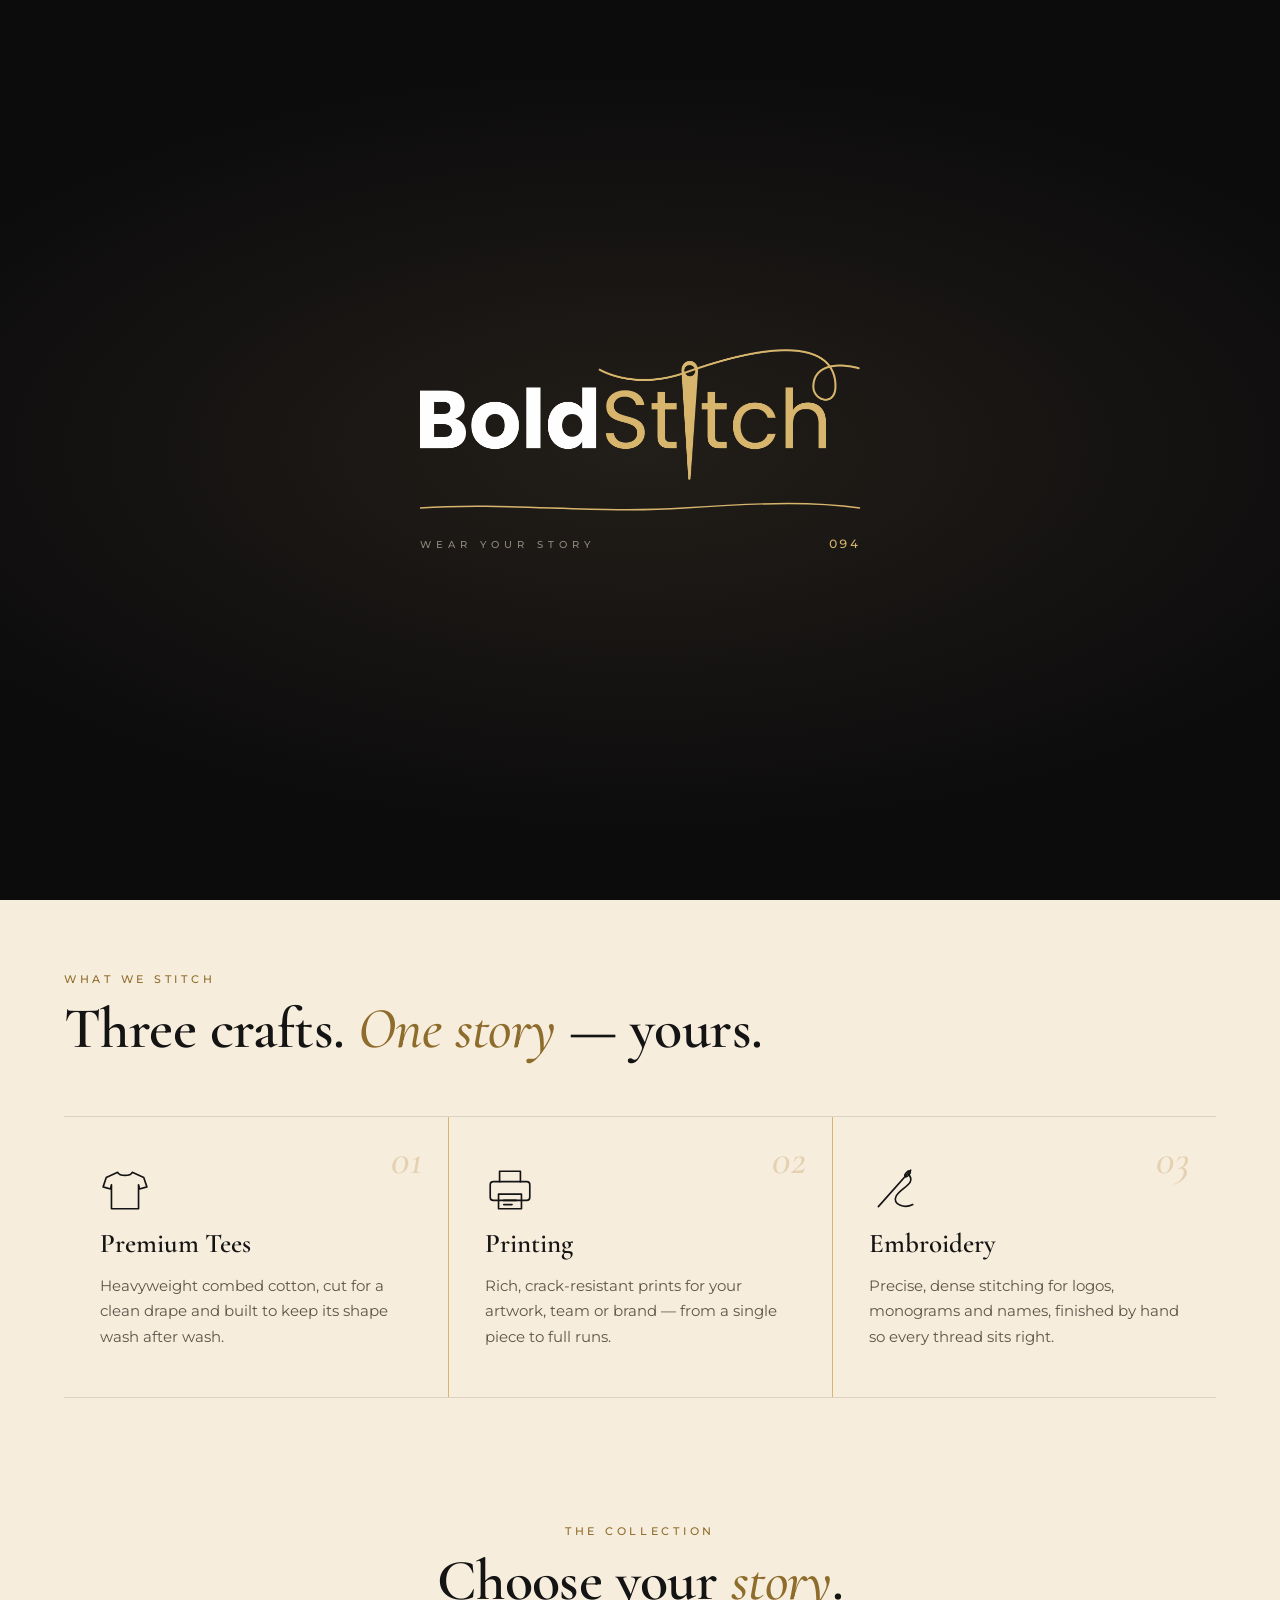
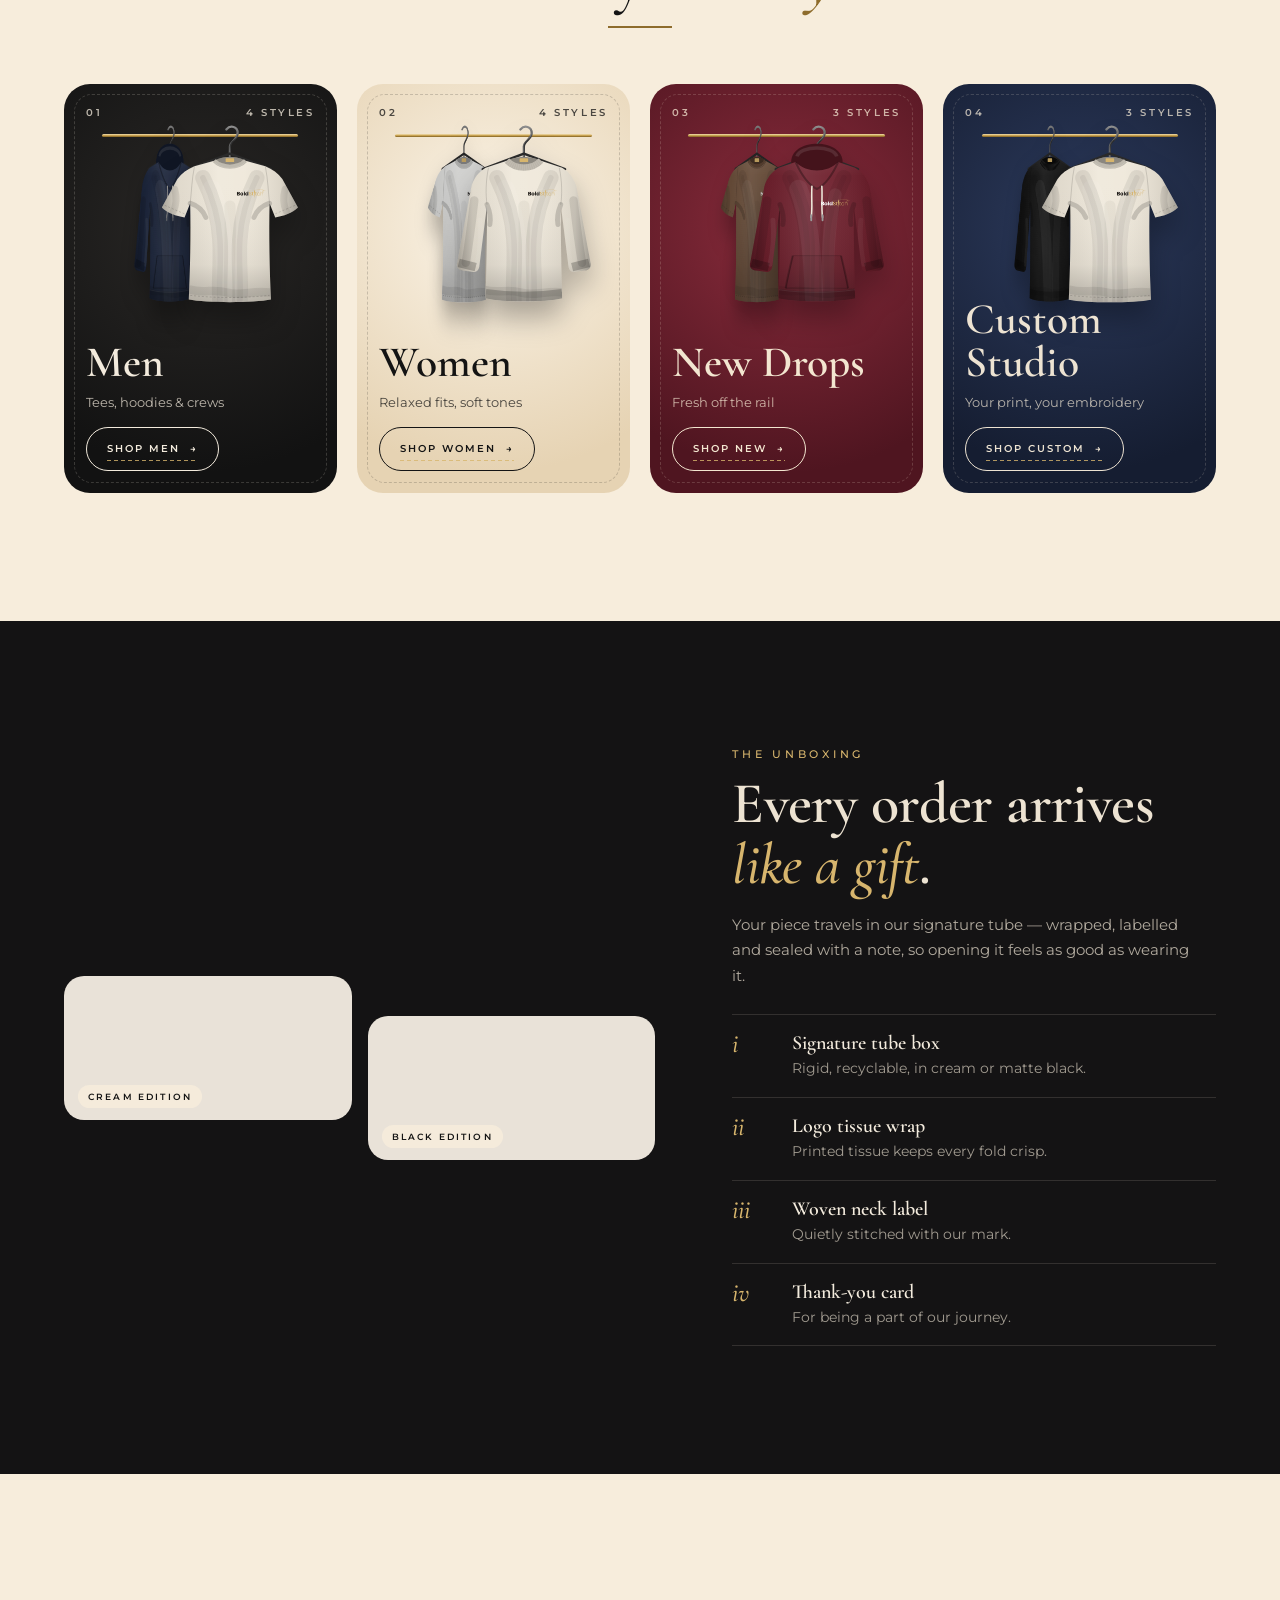
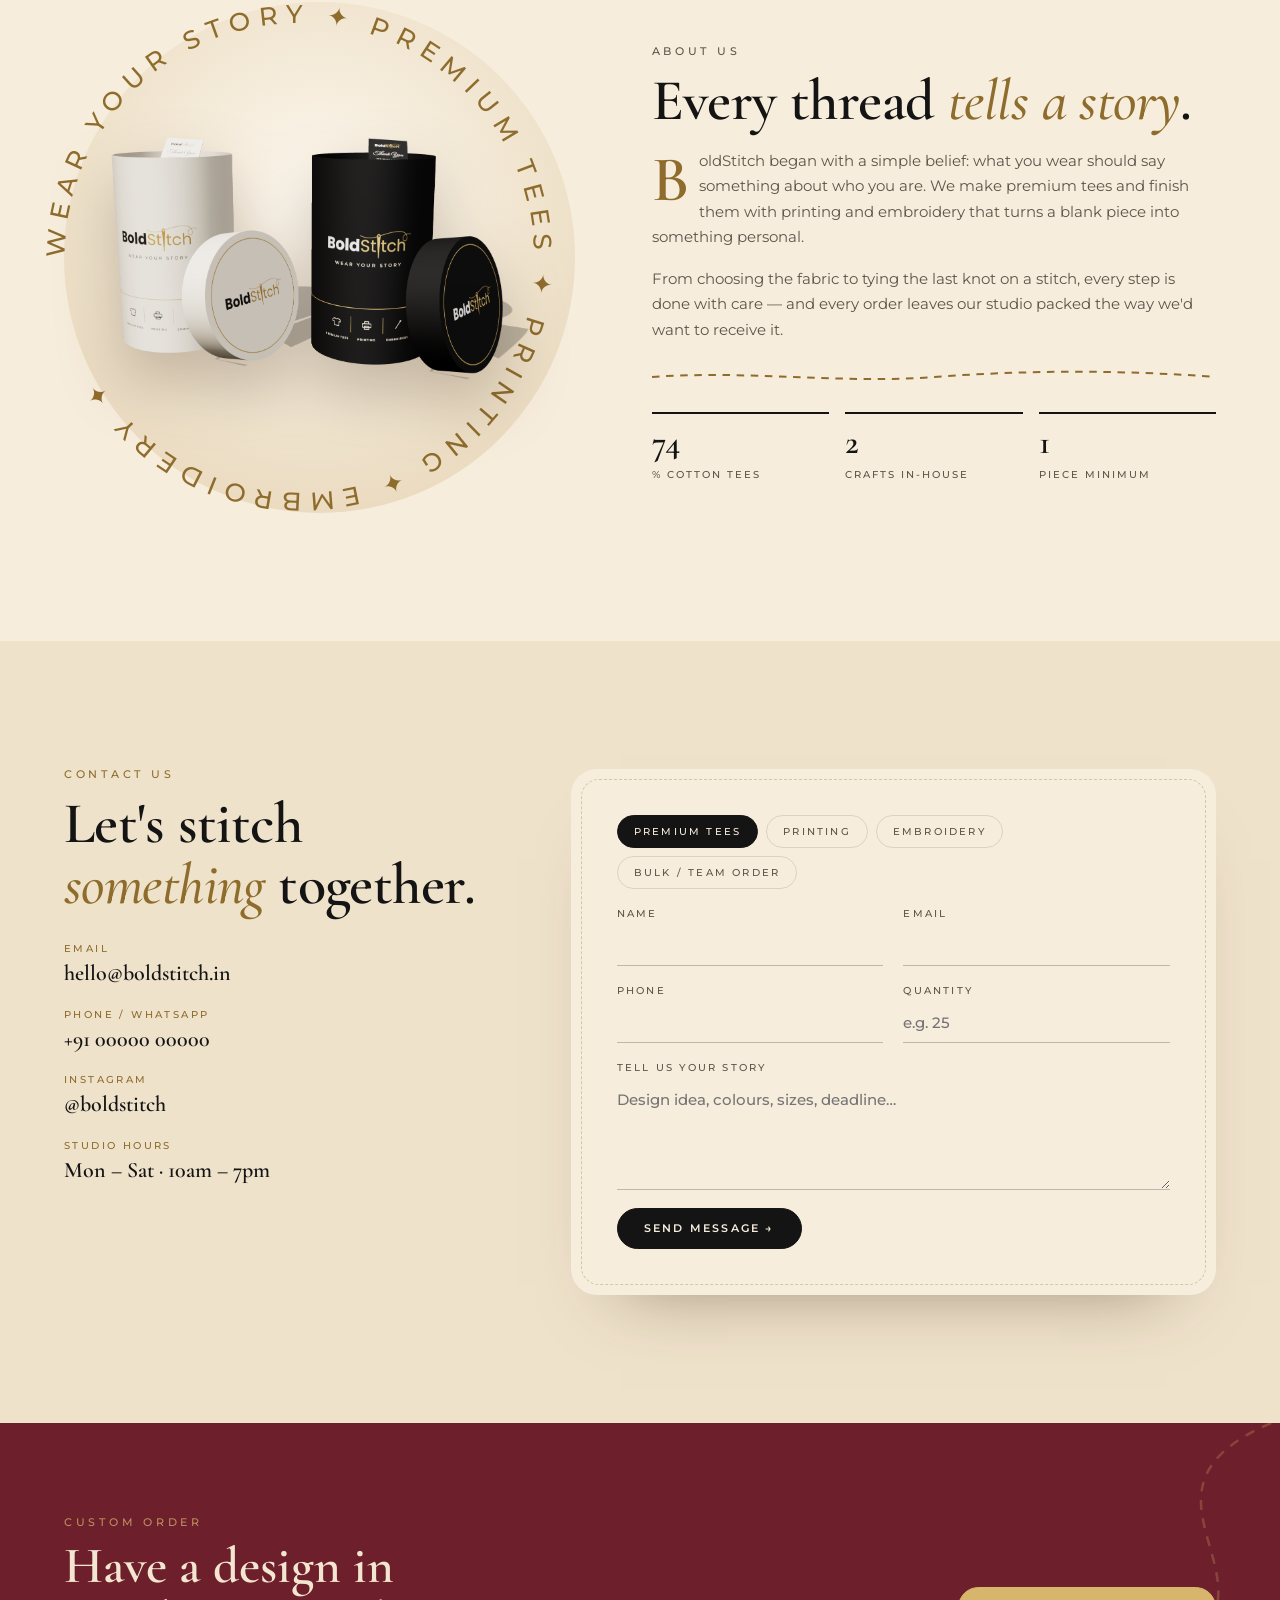
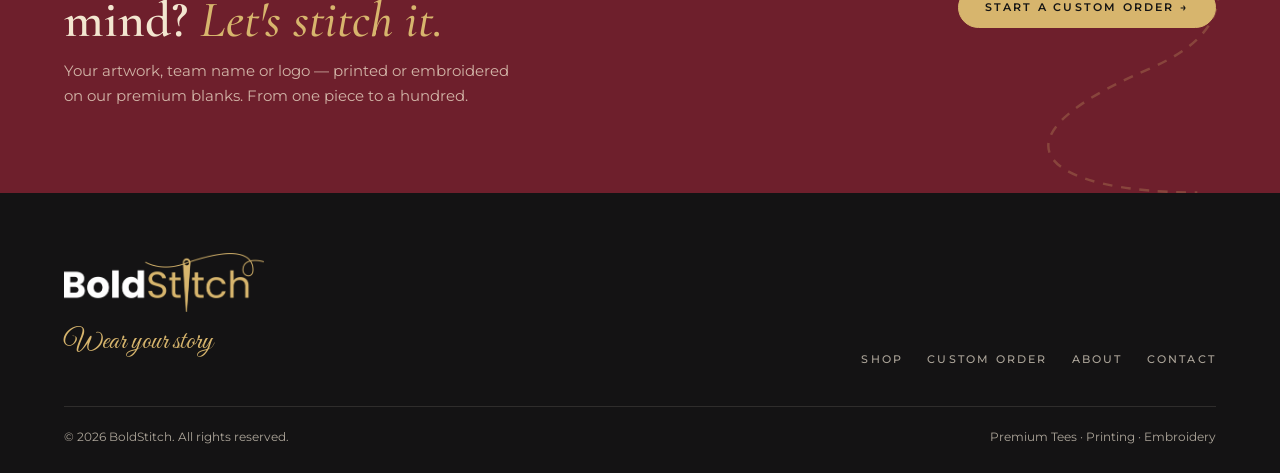
<file: sample-3.html>
<!doctype html>
<html lang="en" data-v="3">
<head>
<meta charset="utf-8">
<meta name="viewport" content="width=device-width, initial-scale=1">
<title>BoldStitch — Wear Your Story (Sample 3 · Minimal)</title>
<meta name="description" content="BoldStitch — premium tees, custom printing and embroidery. Wear your story.">
<link rel="icon" href="favicon.ico" sizes="any">
<link rel="icon" type="image/png" sizes="32x32" href="assets/brand/icon-32.png">
<link rel="apple-touch-icon" href="assets/brand/icon-180.png">
<meta name="theme-color" content="#141314">
<link rel="preconnect" href="https://fonts.googleapis.com">
<link rel="preconnect" href="https://fonts.gstatic.com" crossorigin>
<link href="https://fonts.googleapis.com/css2?family=Cormorant+Garamond:ital,wght@0,500;0,600;0,700;1,500&family=Montserrat:wght@400;500;600&family=Great+Vibes&display=swap" rel="stylesheet">
<link rel="stylesheet" href="assets/css/common.css">
<link rel="stylesheet" href="assets/css/site.css">
<script>
  // premium intro plays once per browser session
  try { if (!sessionStorage.getItem('bs_intro') && !matchMedia('(prefers-reduced-motion: reduce)').matches) document.documentElement.classList.add('is-loading'); } catch (e) {}
</script>
</head>
<body>

<div id="loader" aria-hidden="true">
  <div class="ld-panel top"></div><div class="ld-panel bottom"></div>
  <div class="ld-center">
    <div class="ld-logo"><img src="assets/brand/logo-light.png" alt=""><img class="ld-needle" src="assets/brand/needle.png" alt=""></div>
    <svg class="ld-thread" viewBox="0 0 400 12" preserveAspectRatio="none"><path d="M0 6 C80 0 160 12 240 6 S360 0 400 6"/></svg>
    <div class="ld-meta"><span>Wear your story</span><b id="ldPct">000</b></div>
  </div>
</div>

<svg width="0" height="0" style="position:absolute" aria-hidden="true">
  <defs>
    <linearGradient id="gx" x1="0" x2="1">
      <stop offset="0" stop-opacity=".34"/><stop offset=".14" stop-opacity=".06"/><stop offset=".42" stop-color="#fff" stop-opacity=".09"/>
      <stop offset=".6" stop-color="#fff" stop-opacity=".05"/><stop offset=".86" stop-opacity=".08"/><stop offset="1" stop-opacity=".36"/>
    </linearGradient>
    <linearGradient id="gy" x1="0" y1="0" x2="0" y2="1">
      <stop offset="0" stop-color="#fff" stop-opacity=".14"/><stop offset=".3" stop-color="#fff" stop-opacity="0"/><stop offset=".78" stop-opacity=".05"/><stop offset="1" stop-opacity=".24"/>
    </linearGradient>
    <linearGradient id="wire" x1="0" x2="0" y1="0" y2="1"><stop offset="0" stop-color="#8d8d8d"/><stop offset=".5" stop-color="#2a2a2a"/><stop offset="1" stop-color="#555"/></linearGradient>
    <clipPath id="c-tee"><path d="M78 56 C88 66 112 66 122 56 L150 64 C160 68 168 74 174 82 L196 122 C188 130 176 134 164 136 L156 116 C155 160 156 210 158 252 C134 257 66 257 42 252 C44 210 45 160 44 116 L36 136 C24 134 12 130 4 122 L26 82 C32 74 40 68 50 64 Z"/></clipPath>
    <clipPath id="c-hoodie"><path d="M70 58 C86 74 114 74 130 58 L154 66 C164 72 170 80 174 92 L194 200 C196 206 192 210 186 211 L170 213 C166 213 164 210 163 206 L152 118 C152 166 153 214 154 250 C130 256 70 256 46 250 C47 214 48 166 48 118 L37 206 C36 210 34 213 30 213 L14 211 C8 210 4 206 6 200 L26 92 C30 80 36 72 46 66 Z"/></clipPath>
    <clipPath id="c-sweat"><path d="M76 56 C88 68 112 68 124 56 L154 66 C164 72 170 80 174 92 L194 200 C196 206 192 210 186 211 L170 213 C166 213 164 210 163 206 L152 118 C152 166 153 214 154 250 C130 256 70 256 46 250 C47 214 48 166 48 118 L37 206 C36 210 34 213 30 213 L14 211 C8 210 4 206 6 200 L26 92 C30 80 36 72 46 66 Z"/></clipPath>

    <symbol id="hanger" viewBox="0 0 200 260">
      <path d="M100 50 V36 C100 28 111 26 111 17 C111 8 101 5 95 12" fill="none" stroke="url(#wire)" stroke-width="3.2" stroke-linecap="round"/>
      <path d="M100 50 V36 C100 28 111 26 111 17" fill="none" stroke="#fff" stroke-opacity=".35" stroke-width=".9" stroke-linecap="round" transform="translate(-.8 0)"/>
      <path d="M42 68 L100 46 L158 68" fill="none" stroke="#2a2a2a" stroke-width="3.6" stroke-linecap="round" stroke-linejoin="round"/>
    </symbol>

    <symbol id="tee" viewBox="0 0 200 260">
      <path d="M80 56 C86 49 114 49 120 56 C112 63 88 63 80 56 Z" fill="currentColor"/>
      <path d="M80 56 C86 49 114 49 120 56 C112 63 88 63 80 56 Z" fill="#000" fill-opacity=".42"/>
      <rect x="94" y="52.5" width="12" height="5.5" rx="1" fill="#D7B56D"/>
      <path d="M78 56 C88 66 112 66 122 56 L150 64 C160 68 168 74 174 82 L196 122 C188 130 176 134 164 136 L156 116 C155 160 156 210 158 252 C134 257 66 257 42 252 C44 210 45 160 44 116 L36 136 C24 134 12 130 4 122 L26 82 C32 74 40 68 50 64 Z" fill="currentColor"/>
      <g clip-path="url(#c-tee)">
        <rect width="200" height="260" fill="url(#gx)"/><rect width="200" height="260" fill="url(#gy)"/>
        <g fill="none" stroke-linecap="round"><path d="M62 80 C74 104 84 130 86 168 C88 200 84 228 86 254" stroke="#000" stroke-opacity=".07" stroke-width="22"/><path d="M62 80 C74 104 84 130 86 168 C88 200 84 228 86 254" stroke="#000" stroke-opacity=".05" stroke-width="8"/><path d="M138 80 C126 104 116 130 114 168 C112 200 116 228 114 254" stroke="#000" stroke-opacity=".07" stroke-width="22"/><path d="M138 80 C126 104 116 130 114 168 C112 200 116 228 114 254" stroke="#000" stroke-opacity=".05" stroke-width="8"/><path d="M100 120 C102 160 98 210 100 254" stroke="#000" stroke-opacity=".04" stroke-width="16"/><path d="M74 96 C88 130 94 180 96 250" stroke="#fff" stroke-opacity=".055" stroke-width="26"/><path d="M126 104 C118 140 114 190 116 250" stroke="#fff" stroke-opacity=".055" stroke-width="18"/><path d="M44 238 C64 244 76 236 96 242 C116 248 132 238 156 242" stroke="#000" stroke-opacity=".08" stroke-width="12"/><path d="M44 116 C56 120 62 126 66 136" stroke="#000" stroke-opacity=".16" stroke-width="7"/><path d="M156 116 C144 120 138 126 134 136" stroke="#000" stroke-opacity=".16" stroke-width="7"/><path d="M22 96 C26 110 24 120 20 128" stroke="#000" stroke-opacity=".08" stroke-width="10"/><path d="M178 96 C174 110 176 120 180 128" stroke="#000" stroke-opacity=".08" stroke-width="10"/></g>
        <path d="M50 64 C46 84 46 100 44 116 M150 64 C154 84 154 100 156 116" fill="none" stroke="#000" stroke-opacity=".14" stroke-width="1.4"/>
        <path d="M8 119 L36 131 M192 119 L164 131 M44 246 C80 250 120 250 156 246" fill="none" stroke="#000" stroke-opacity=".2" stroke-width="1" stroke-dasharray="3 2.5"/>
      </g>
      <path d="M78 56 C88 67 112 67 122 56" fill="none" stroke="currentColor" stroke-width="6"/>
      <path d="M78 56 C88 67 112 67 122 56" fill="none" stroke="#000" stroke-opacity=".2" stroke-width="6"/>
      <path d="M79 58.6 C89 69 111 69 121 58.6" fill="none" stroke="#fff" stroke-opacity=".18" stroke-width=".9"/>
    </symbol>

    <symbol id="hoodie" viewBox="0 0 200 260">
      <path d="M64 62 C58 22 142 22 136 62 C124 84 76 84 64 62 Z" fill="currentColor"/>
      <path d="M64 62 C58 22 142 22 136 62 C124 84 76 84 64 62 Z" fill="#000" fill-opacity=".38"/>
      <path d="M72 50 C76 34 124 34 128 50" fill="none" stroke="#fff" stroke-opacity=".1" stroke-width="5"/>
      <path d="M70 58 C86 74 114 74 130 58 L154 66 C164 72 170 80 174 92 L194 200 C196 206 192 210 186 211 L170 213 C166 213 164 210 163 206 L152 118 C152 166 153 214 154 250 C130 256 70 256 46 250 C47 214 48 166 48 118 L37 206 C36 210 34 213 30 213 L14 211 C8 210 4 206 6 200 L26 92 C30 80 36 72 46 66 Z" fill="currentColor"/>
      <g clip-path="url(#c-hoodie)">
        <rect width="200" height="260" fill="url(#gx)"/><rect width="200" height="260" fill="url(#gy)"/>
        <g fill="none" stroke-linecap="round"><path d="M62 80 C74 104 84 130 86 168 C88 200 84 228 86 254" stroke="#000" stroke-opacity=".07" stroke-width="22"/><path d="M62 80 C74 104 84 130 86 168 C88 200 84 228 86 254" stroke="#000" stroke-opacity=".05" stroke-width="8"/><path d="M138 80 C126 104 116 130 114 168 C112 200 116 228 114 254" stroke="#000" stroke-opacity=".07" stroke-width="22"/><path d="M138 80 C126 104 116 130 114 168 C112 200 116 228 114 254" stroke="#000" stroke-opacity=".05" stroke-width="8"/><path d="M100 120 C102 160 98 210 100 254" stroke="#000" stroke-opacity=".04" stroke-width="16"/><path d="M74 96 C88 130 94 180 96 250" stroke="#fff" stroke-opacity=".055" stroke-width="26"/><path d="M126 104 C118 140 114 190 116 250" stroke="#fff" stroke-opacity=".055" stroke-width="18"/><path d="M44 238 C64 244 76 236 96 242 C116 248 132 238 156 242" stroke="#000" stroke-opacity=".08" stroke-width="12"/><path d="M30 112 C26 146 22 176 18 200" stroke="#000" stroke-opacity=".1" stroke-width="12"/><path d="M170 112 C174 146 178 176 182 200" stroke="#000" stroke-opacity=".1" stroke-width="12"/><path d="M38 140 C40 162 38 184 34 202" stroke="#fff" stroke-opacity=".06" stroke-width="7"/><path d="M162 140 C160 162 162 184 166 202" stroke="#fff" stroke-opacity=".04" stroke-width="7"/><path d="M48 118 C52 128 54 136 52 146" stroke="#000" stroke-opacity=".16" stroke-width="7"/><path d="M152 118 C148 128 146 136 148 146" stroke="#000" stroke-opacity=".16" stroke-width="7"/></g>
        <path d="M66 190 L134 190 L144 236 L56 236 Z" fill="#000" fill-opacity=".05" stroke="#000" stroke-opacity=".2" stroke-width="1.2"/>
        <path d="M66 190 C62 206 58 222 56 236 M134 190 C138 206 142 222 144 236" fill="none" stroke="#000" stroke-opacity=".22" stroke-width="3"/>
        <path d="M46 244 C80 249 120 249 154 244" fill="none" stroke="#000" stroke-opacity=".2" stroke-width="14"/>
        <path d="M46 238 C80 243 120 243 154 238" fill="none" stroke="#fff" stroke-opacity=".1" stroke-width="1"/>
        <path d="M8 200 L32 206 M192 200 L168 206" fill="none" stroke="#000" stroke-opacity=".22" stroke-width="12"/>
      </g>
      <path d="M70 58 C80 80 92 92 100 96 C108 92 120 80 130 58" fill="none" stroke="#000" stroke-opacity=".3" stroke-width="3"/>
      <path d="M93 92 C92 108 94 122 92 136 M107 92 C108 108 106 122 108 136" fill="none" stroke="#EFE8DA" stroke-width="2.2" stroke-linecap="round"/>
      <path d="M92 133 V140 M108 133 V140" stroke="#9a9a9a" stroke-width="2.6" stroke-linecap="round"/>
    </symbol>

    <symbol id="sweat" viewBox="0 0 200 260">
      <path d="M78 56 C86 49 114 49 122 56 C112 64 88 64 78 56 Z" fill="currentColor"/>
      <path d="M78 56 C86 49 114 49 122 56 C112 64 88 64 78 56 Z" fill="#000" fill-opacity=".42"/>
      <rect x="94" y="52.5" width="12" height="5.5" rx="1" fill="#D7B56D"/>
      <path d="M76 56 C88 68 112 68 124 56 L154 66 C164 72 170 80 174 92 L194 200 C196 206 192 210 186 211 L170 213 C166 213 164 210 163 206 L152 118 C152 166 153 214 154 250 C130 256 70 256 46 250 C47 214 48 166 48 118 L37 206 C36 210 34 213 30 213 L14 211 C8 210 4 206 6 200 L26 92 C30 80 36 72 46 66 Z" fill="currentColor"/>
      <g clip-path="url(#c-sweat)">
        <rect width="200" height="260" fill="url(#gx)"/><rect width="200" height="260" fill="url(#gy)"/>
        <g fill="none" stroke-linecap="round"><path d="M62 80 C74 104 84 130 86 168 C88 200 84 228 86 254" stroke="#000" stroke-opacity=".07" stroke-width="22"/><path d="M62 80 C74 104 84 130 86 168 C88 200 84 228 86 254" stroke="#000" stroke-opacity=".05" stroke-width="8"/><path d="M138 80 C126 104 116 130 114 168 C112 200 116 228 114 254" stroke="#000" stroke-opacity=".07" stroke-width="22"/><path d="M138 80 C126 104 116 130 114 168 C112 200 116 228 114 254" stroke="#000" stroke-opacity=".05" stroke-width="8"/><path d="M100 120 C102 160 98 210 100 254" stroke="#000" stroke-opacity=".04" stroke-width="16"/><path d="M74 96 C88 130 94 180 96 250" stroke="#fff" stroke-opacity=".055" stroke-width="26"/><path d="M126 104 C118 140 114 190 116 250" stroke="#fff" stroke-opacity=".055" stroke-width="18"/><path d="M44 238 C64 244 76 236 96 242 C116 248 132 238 156 242" stroke="#000" stroke-opacity=".08" stroke-width="12"/><path d="M30 112 C26 146 22 176 18 200" stroke="#000" stroke-opacity=".1" stroke-width="12"/><path d="M170 112 C174 146 178 176 182 200" stroke="#000" stroke-opacity=".1" stroke-width="12"/><path d="M38 140 C40 162 38 184 34 202" stroke="#fff" stroke-opacity=".06" stroke-width="7"/><path d="M162 140 C160 162 162 184 166 202" stroke="#fff" stroke-opacity=".04" stroke-width="7"/><path d="M48 118 C52 128 54 136 52 146" stroke="#000" stroke-opacity=".16" stroke-width="7"/><path d="M152 118 C148 128 146 136 148 146" stroke="#000" stroke-opacity=".16" stroke-width="7"/></g>
        <path d="M46 244 C80 249 120 249 154 244" fill="none" stroke="#000" stroke-opacity=".2" stroke-width="14"/>
        <path d="M8 200 L32 206 M192 200 L168 206" fill="none" stroke="#000" stroke-opacity=".22" stroke-width="12"/>
        <path d="M50 66 C46 86 46 104 48 118 M150 66 C154 86 154 104 152 118" fill="none" stroke="#000" stroke-opacity=".14" stroke-width="1.4"/>
      </g>
      <path d="M76 56 C88 69 112 69 124 56" fill="none" stroke="currentColor" stroke-width="9"/>
      <path d="M76 56 C88 69 112 69 124 56" fill="none" stroke="#000" stroke-opacity=".22" stroke-width="9"/>
      <path d="M76 56 C88 69 112 69 124 56" fill="none" stroke="#fff" stroke-opacity=".12" stroke-width="9" stroke-dasharray="1 2"/>
    </symbol>
  </defs>
</svg>

<nav class="top">
  <ul><li><a href="#collection">Collection</a></li><li><a href="#services">Services</a></li><li><a href="#packaging">Packaging</a></li></ul>
  <a class="brand" href="#top" aria-label="BoldStitch home"><img src="assets/brand/logo-dark.png" alt="BoldStitch"></a>
  <div class="right-links"><ul><li><a href="#about">About</a></li><li><a href="#contact">Contact</a></li></ul><div class="nav-right"><div class="account" id="account"></div><a class="bag" href="#collection" aria-label="Bag">
      <svg width="18" height="18" viewBox="0 0 24 24" fill="none" stroke="currentColor" stroke-width="1.6" stroke-linecap="round"><path d="M5 8h14l-1 13H6L5 8Z"/><path d="M9 8V6a3 3 0 0 1 6 0v2"/></svg>
      <b id="bagCount">0</b>
    </a></div></div>
</nav>

<!-- 1 · HERO -->
<section class="hero" id="top">
  <div class="drop" id="drop" aria-hidden="true"></div>
  <div class="hero-copy">
    <p class="eyebrow">New collection | Premium streetwear</p>
    <p class="script">Wear your story</p>
    <a class="text-link" href="#collection">Explore the collection <span>→</span></a>
  </div>
  <div class="rack">
    <div class="rail"><div class="track" id="track"></div></div>
    <div class="cap" id="cap" aria-live="polite">
      <p class="name">New collection</p>
      <p class="desc">Hover a piece to turn it around · click to look closer</p>
    </div>
  </div>
</section>

<div class="marquee" aria-hidden="true"><div>
  <span>Wear your story</span><span>Premium tees</span><span>Custom printing</span><span>Fine embroidery</span><span>Gift-ready packaging</span>
  <span>Wear your story</span><span>Premium tees</span><span>Custom printing</span><span>Fine embroidery</span><span>Gift-ready packaging</span>
</div></div>

<!-- 2 · SERVICES -->
<section class="services" id="services">
  <div class="wrap">
    <div class="head reveal"><p class="eyebrow">What we stitch</p><h2 class="title">Three crafts. <em>One story</em> — yours.</h2></div>
    <div class="svc reveal">
      <article><span class="num">01</span>
        <svg viewBox="0 0 48 48"><path d="M17 7 L6 12 L3 21 L10 23 L11 19 L11 42 L37 42 L37 19 L38 23 L45 21 L42 12 L31 7 C29 11 19 11 17 7 Z"/></svg>
        <h3>Premium Tees</h3><p>Heavyweight combed cotton, cut for a clean drape and built to keep its shape wash after wash.</p></article>
      <article><span class="num">02</span>
        <svg viewBox="0 0 48 48"><path d="M14 16 V6 H34 V16"/><rect x="5" y="16" width="38" height="18" rx="3"/><path d="M13 28 H35 V42 H13 Z M18 34 H30 M18 38 H26"/></svg>
        <h3>Printing</h3><p>Rich, crack-resistant prints for your artwork, team or brand — from a single piece to full runs.</p></article>
      <article><span class="num">03</span>
        <svg viewBox="0 0 48 48"><path d="M40 5 L9 40"/><ellipse cx="37" cy="8.5" rx="1.6" ry="3.4" transform="rotate(42 37 8.5)"/><path d="M38 9 C46 18 30 22 26 30 C22 38 34 42 42 38"/></svg>
        <h3>Embroidery</h3><p>Precise, dense stitching for logos, monograms and names, finished by hand so every thread sits right.</p></article>
    </div>
  </div>
</section>

<!-- 3 · COLLECTION -->
<section class="collection" id="collection">
  <div class="wrap">
    <div class="head center reveal"><p class="eyebrow">The collection</p><h2 class="title">Choose your <em>story</em>.</h2><div class="rule"></div></div>
    <div class="cats" id="cats"></div>
    <div class="shop" id="shop" hidden>
      <div class="shop-head"><button class="back" id="back">← All categories</button><div class="tabs" id="tabs"></div></div>
      <div class="grid" id="grid"></div>
    </div>
  </div>
</section>

<!-- 4 · PACKAGING -->
<section class="pack" id="packaging">
  <div class="wrap pack-grid">
    <div class="vids reveal">
      <figure><video src="media/cream-open-lid.mp4" autoplay muted loop playsinline></video><figcaption>Cream edition</figcaption></figure>
      <figure><video src="media/black-open-lid.mp4" autoplay muted loop playsinline></video><figcaption>Black edition</figcaption></figure>
    </div>
    <div class="reveal">
      <p class="eyebrow">The unboxing</p>
      <h2 class="title" style="margin-top:14px">Every order arrives <em>like a gift</em>.</h2>
      <p class="lede">Your piece travels in our signature tube — wrapped, labelled and sealed with a note, so opening it feels as good as wearing it.</p>
      <ul>
        <li><b>i</b><div><strong>Signature tube box</strong><span>Rigid, recyclable, in cream or matte black.</span></div></li>
        <li><b>ii</b><div><strong>Logo tissue wrap</strong><span>Printed tissue keeps every fold crisp.</span></div></li>
        <li><b>iii</b><div><strong>Woven neck label</strong><span>Quietly stitched with our mark.</span></div></li>
        <li><b>iv</b><div><strong>Thank-you card</strong><span>For being a part of our journey.</span></div></li>
      </ul>
    </div>
  </div>
</section>

<!-- 5 · ABOUT -->
<section class="about" id="about">
  <div class="wrap about-grid">
    <div class="about-art reveal">
      <svg class="ring" viewBox="0 0 200 200" aria-hidden="true"><defs><path id="circ" d="M100 100 m-92 0 a92 92 0 1 1 184 0 a92 92 0 1 1 -184 0"/></defs>
        <text><textPath href="#circ">Wear your story ✦ Premium tees ✦ Printing ✦ Embroidery ✦ </textPath></text></svg>
      <img src="assets/boxes-open.png" alt="BoldStitch cream and black packaging boxes">
    </div>
    <div class="reveal">
      <p class="eyebrow">About us</p>
      <h2 class="title" style="margin-top:14px">Every thread <em>tells a story</em>.</h2>
      <p class="lead">BoldStitch began with a simple belief: what you wear should say something about who you are. We make premium tees and finish them with printing and embroidery that turns a blank piece into something personal.</p>
      <p>From choosing the fabric to tying the last knot on a stitch, every step is done with care — and every order leaves our studio packed the way we'd want to receive it.</p>
      <svg class="stitchline" viewBox="0 0 600 14" preserveAspectRatio="none"><path d="M0 7 C100 0 200 14 300 7 S500 0 600 7"/></svg>
      <div class="facts"><div><b data-count="100">0</b><span>% cotton tees</span></div><div><b data-count="3">0</b><span>Crafts in-house</span></div><div><b data-count="1">0</b><span>Piece minimum</span></div></div>
    </div>
  </div>
</section>

<!-- 6 · CONTACT -->
<section class="contact" id="contact">
  <div class="wrap contact-grid">
    <div class="reveal">
      <p class="eyebrow">Contact us</p>
      <h2 class="title" style="margin-top:14px">Let's stitch <em>something</em> together.</h2>
      <div class="info">
        <div><span>Email</span><a href="mailto:hello@boldstitch.in">hello@boldstitch.in</a></div>
        <div><span>Phone / WhatsApp</span><a href="tel:+910000000000">+91 00000 00000</a></div>
        <div><span>Instagram</span><a href="#">@boldstitch</a></div>
        <div><span>Studio hours</span><p>Mon – Sat · 10am – 7pm</p></div>
      </div>
    </div>
    <form class="cform reveal" id="form" novalidate>
      <div class="chips">
        <input type="checkbox" id="c1" checked><label for="c1">Premium tees</label>
        <input type="checkbox" id="c2"><label for="c2">Printing</label>
        <input type="checkbox" id="c3"><label for="c3">Embroidery</label>
        <input type="checkbox" id="c4"><label for="c4">Bulk / team order</label>
      </div>
      <label>Name<input required name="name" autocomplete="name"></label>
      <label>Email<input required type="email" name="email" autocomplete="email"></label>
      <label>Phone<input name="phone" autocomplete="tel"></label>
      <label>Quantity<input name="qty" inputmode="numeric" placeholder="e.g. 25"></label>
      <label class="full">Tell us your story<textarea name="msg" placeholder="Design idea, colours, sizes, deadline…"></textarea></label>
      <button class="btn" type="submit">Send message →</button>
      <div class="thanks" id="thanks"><div><img src="assets/brand/logo-light.png" alt=""><p class="script">Thank You</p><small>For being a part of our journey</small><i></i><small>We'll be in touch soon</small></div></div>
    </form>
  </div>
</section>

<section class="custom-band" id="custom">
  <svg class="bg-thread" viewBox="0 0 300 300" aria-hidden="true"><path d="M260 0 C120 60 300 140 160 200 S80 300 200 300" fill="none" stroke="#D7B56D" stroke-width="2" stroke-dasharray="8 7"/></svg>
  <div class="wrap">
    <div><p class="eyebrow" style="color:#D7B56D">Custom order</p><h2 style="margin-top:12px">Have a design in mind? <em>Let's stitch it.</em></h2><p>Your artwork, team name or logo — printed or embroidered on our premium blanks. From one piece to a hundred.</p></div>
    <a class="btn gold" href="#contact">Start a custom order →</a>
  </div>
</section>

<footer>
  <div class="wrap">
    <div class="foot">
      <div><img src="assets/brand/logo-light.png" alt="BoldStitch"><p class="script">Wear your story</p></div>
      <div class="links"><a href="#collection">Shop</a><a href="#custom">Custom order</a><a href="#about">About</a><a href="#contact">Contact</a></div>
    </div>
    <div class="copy"><span>© 2026 BoldStitch. All rights reserved.</span><span>Premium Tees · Printing · Embroidery</span></div>
  </div>
</footer>

<div class="zoom" id="zoom" hidden role="dialog" aria-modal="true" aria-label="Product preview">
  <button class="z-close" aria-label="Close">×</button>
  <div class="z-art"></div>
  <div class="z-info">
    <p class="eyebrow z-eyebrow"></p>
    <h3></h3>
    <p class="price"></p>
    <p class="desc"></p>
    <div class="sizes"><button>S</button><button class="on">M</button><button>L</button><button>XL</button></div>
    <button class="btn z-add">Add to bag</button>
  </div>
</div>

<script src="assets/js/site.js"></script>
<script src="assets/js/needle.js"></script>
<script src="assets/js/account.js"></script>
</body>
</html>
</file>
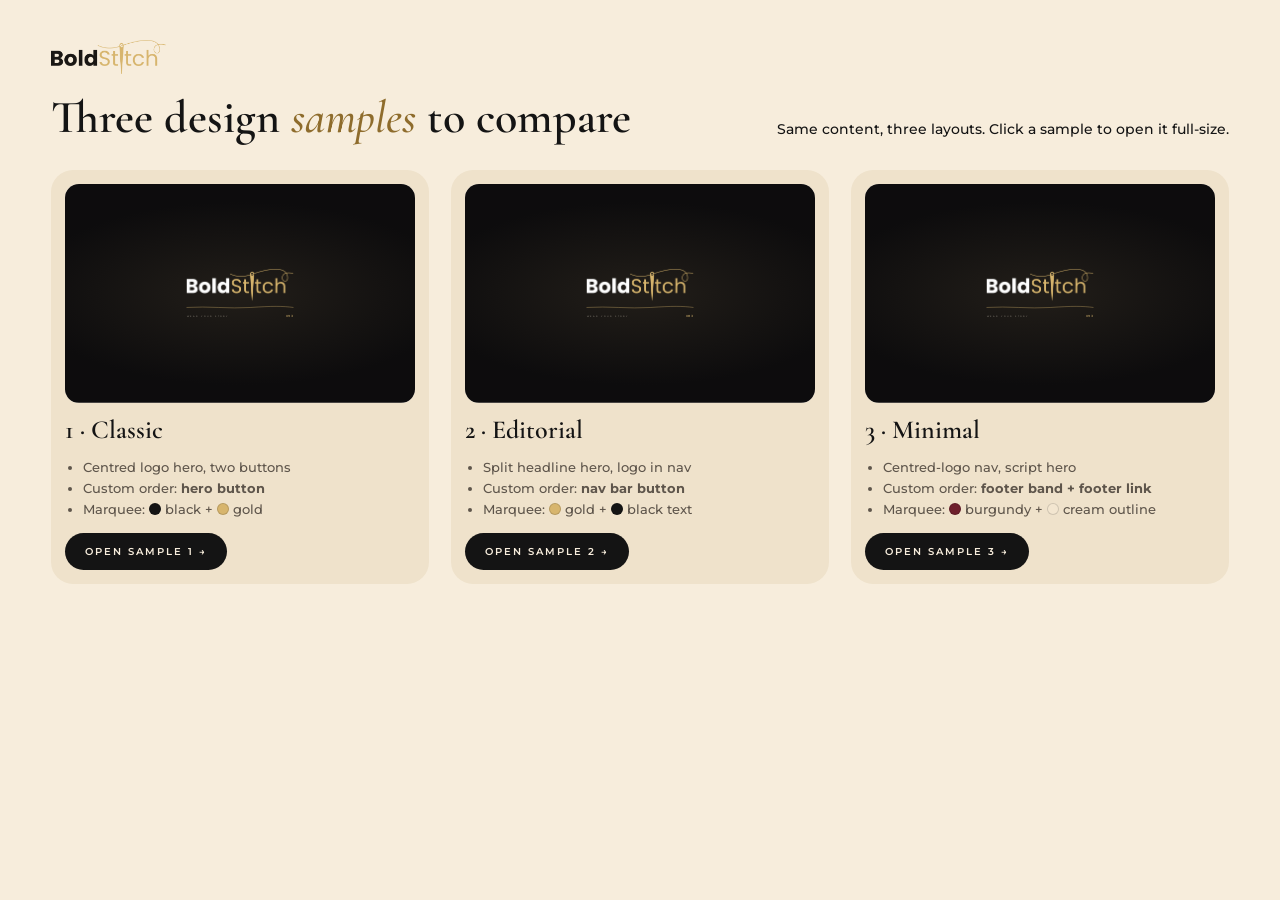
<file: samples.html>
<!doctype html>
<html lang="en">
<head>
<meta charset="utf-8"><meta name="viewport" content="width=device-width, initial-scale=1">
<title>BoldStitch — Design Samples</title>
<link rel="icon" href="favicon.ico" sizes="any">
<link href="https://fonts.googleapis.com/css2?family=Cormorant+Garamond:ital,wght@0,600;1,500&family=Montserrat:wght@500;600&display=swap" rel="stylesheet">
<style>
  * { box-sizing: border-box; margin: 0; }
  body { background: #F7EDDC; color: #141414; font: 500 14px/1.6 Montserrat, sans-serif; padding: 40px clamp(16px, 4vw, 56px) 60px; }
  header { display: flex; justify-content: space-between; align-items: end; gap: 20px; flex-wrap: wrap; margin-bottom: 30px; }
  header img { height: 34px; }
  h1 { font: 600 clamp(30px, 4vw, 46px)/1 "Cormorant Garamond", serif; margin-top: 14px; }
  h1 em { color: #8E6C2C; font-weight: 500; }
  .grid { display: grid; grid-template-columns: repeat(3, 1fr); gap: 22px; }
  .s { background: #EFE2CB; border-radius: 22px; padding: 14px; display: grid; gap: 14px; }
  .frame { position: relative; aspect-ratio: 16 / 10; border-radius: 14px; overflow: hidden; background: #fff; }
  .frame iframe { position: absolute; left: 0; top: 0; width: 1440px; height: 900px; border: 0; transform-origin: 0 0; pointer-events: none; }
  .s h2 { font: 600 26px/1 "Cormorant Garamond", serif; }
  .s ul { padding-left: 18px; color: #5E554B; font-size: 13px; }
  .s a { justify-self: start; background: #141414; color: #F7EDDC; text-decoration: none; padding: 12px 20px; border-radius: 999px; font: 600 10px Montserrat; letter-spacing: .2em; text-transform: uppercase; }
  .s a:hover { background: #8E6C2C; }
  .sw { display: inline-block; width: 12px; height: 12px; border-radius: 50%; vertical-align: -1px; margin-right: 4px; border: 1px solid rgba(0,0,0,.15); }
  @media (max-width: 1000px) { .grid { grid-template-columns: 1fr; } }
</style>
</head>
<body>
<header>
  <div><img src="assets/brand/logo-dark.png" alt="BoldStitch"><h1>Three design <em>samples</em> to compare</h1></div>
  <p>Same content, three layouts. Click a sample to open it full-size.</p>
</header>
<div class="grid">
  <div class="s"><div class="frame"><iframe src="sample-1.html" loading="lazy" title="Sample 1"></iframe></div>
    <h2>1 · Classic</h2>
    <ul><li>Centred logo hero, two buttons</li><li>Custom order: <b>hero button</b></li><li>Marquee: <span class="sw" style="background:#141414"></span>black + <span class="sw" style="background:#D7B56D"></span>gold</li></ul>
    <a href="sample-1.html">Open sample 1 →</a></div>
  <div class="s"><div class="frame"><iframe src="sample-2.html" loading="lazy" title="Sample 2"></iframe></div>
    <h2>2 · Editorial</h2>
    <ul><li>Split headline hero, logo in nav</li><li>Custom order: <b>nav bar button</b></li><li>Marquee: <span class="sw" style="background:#D7B56D"></span>gold + <span class="sw" style="background:#141414"></span>black text</li></ul>
    <a href="sample-2.html">Open sample 2 →</a></div>
  <div class="s"><div class="frame"><iframe src="sample-3.html" loading="lazy" title="Sample 3"></iframe></div>
    <h2>3 · Minimal</h2>
    <ul><li>Centred-logo nav, script hero</li><li>Custom order: <b>footer band + footer link</b></li><li>Marquee: <span class="sw" style="background:#6E1F2C"></span>burgundy + <span class="sw" style="background:#F3E6D0"></span>cream outline</li></ul>
    <a href="sample-3.html">Open sample 3 →</a></div>
</div>
<script>
  const fit = () => document.querySelectorAll('.frame').forEach(f => f.querySelector('iframe').style.transform = `scale(${f.clientWidth / 1440})`);
  addEventListener('resize', fit); fit();
</script>
</body>
</html>
</file>
<file: assets/css/common.css>
/* Shared by index.html and login.html: needle cursor, account menu, toasts. */

/* ---------- needle cursor ---------- */
@media (pointer: fine) { html.needle-on, html.needle-on * { cursor: none !important; } }
#thread { position: fixed; inset: 0; pointer-events: none; z-index: 9998; }
#needle { position: fixed; left: 0; top: 0; width: 8px; height: 40px; pointer-events: none; z-index: 9999;
          transform-origin: 4px 40px; opacity: 0; transition: opacity .3s; will-change: transform;
          filter: drop-shadow(0 0 .6px rgba(255, 255, 255, .85)) drop-shadow(1px 1px 1px rgba(0, 0, 0, .2)); } /* thin halo keeps the black needle visible on dark sections */
#needle.show { opacity: 1; }
.stitch-mark { position: fixed; pointer-events: none; z-index: 9997; color: #141414; font: 600 13px Montserrat, sans-serif;
               translate: -50% -50%; animation: stitchFade .9s ease-out forwards; }
@keyframes stitchFade { from { opacity: 1; scale: .6; } to { opacity: 0; scale: 1.5; } }

/* ---------- account menu (nav) ---------- */
.account { position: relative; }
.signin { display: inline-flex; align-items: center; gap: 8px; height: 42px; padding: 0 18px; border-radius: 999px; border: 1px solid rgba(26, 23, 20, .18);
          font: 600 10px/1 Montserrat, sans-serif; letter-spacing: .2em; text-transform: uppercase; transition: background .3s, color .3s, border-color .3s; }
.signin:hover { background: #1A1714; color: #F6F0E6; border-color: #1A1714; }
.avatar { width: 42px; height: 42px; border-radius: 50%; border: 0; cursor: pointer; display: grid; place-items: center; position: relative;
          background: #141314; color: #D7B56D; font: 600 13px/1 Montserrat, sans-serif; letter-spacing: .06em; }
.avatar::after { content: ""; position: absolute; inset: -3px; border-radius: 50%; border: 1px dashed rgba(184, 148, 74, .7); animation: spinRing 14s linear infinite; }
@keyframes spinRing { to { rotate: 360deg; } }
.menu { position: absolute; right: 0; top: calc(100% + 14px); width: 260px; background: #FBF7F0; border-radius: 18px; padding: 10px;
        box-shadow: 0 30px 60px -20px rgba(40, 25, 10, .35), 0 0 0 1px rgba(26, 23, 20, .06);
        opacity: 0; visibility: hidden; transform: translateY(-8px) scale(.98); transform-origin: top right; transition: .35s cubic-bezier(.2, .7, .2, 1); }
.menu.open { opacity: 1; visibility: visible; transform: none; }
.menu-head { display: flex; gap: 12px; align-items: center; padding: 10px 10px 14px; border-bottom: 1px dashed rgba(142, 108, 44, .35); margin-bottom: 6px; }
.menu-head .avatar { width: 40px; height: 40px; flex: none; }
.menu-head .avatar::after { display: none; }
.menu-head strong { display: block; font: 600 18px/1.2 "Cormorant Garamond", serif; }
.menu-head small { display: block; color: #5B534B; font-size: 12px; overflow: hidden; text-overflow: ellipsis; white-space: nowrap; max-width: 170px; }
.menu a, .menu button.item { display: flex; align-items: center; gap: 12px; width: 100%; padding: 11px 10px; border-radius: 10px; border: 0; background: none;
        font: 500 13px Montserrat, sans-serif; color: #1A1714; text-align: left; cursor: pointer; transition: background .2s; }
.menu a:hover, .menu button.item:hover { background: #EEE4D3; }
.menu svg { width: 18px; height: 18px; flex: none; fill: none; stroke: currentColor; stroke-width: 1.6; stroke-linecap: round; stroke-linejoin: round; }
.menu .logout { color: #9A3B2E; margin-top: 4px; border-top: 1px solid rgba(26, 23, 20, .08); border-radius: 0 0 10px 10px; }

/* ---------- toast ---------- */
.toast { position: fixed; left: 50%; bottom: 28px; z-index: 9990; translate: -50% 0; display: flex; align-items: center; gap: 12px;
         background: #141314; color: #EDE3D2; padding: 14px 20px 14px 14px; border-radius: 999px; font: 500 13px Montserrat, sans-serif;
         box-shadow: 0 20px 40px -14px rgba(0, 0, 0, .45); animation: toastIn .5s cubic-bezier(.2, .7, .2, 1); }
.toast img { width: 30px; height: 30px; border-radius: 50%; }
.toast.out { animation: toastOut .4s forwards; }
@keyframes toastIn { from { opacity: 0; translate: -50% 20px; } }
@keyframes toastOut { to { opacity: 0; translate: -50% 20px; } }
</file>
<file: assets/css/site.css>
/* BoldStitch storefront — shared by sample-1/2/3.html. Variant tweaks are keyed off html[data-v]. */
:root {
  --bg: #F7EDDC;
  --bg-2: #EFE2CB;
  --sand: #E4D1B2;
  --ink: #141414;
  --ink-soft: #5E554B;
  --gold: #8E6C2C;
  --gold-2: #D7B56D;
  --night: #141314;
  --burgundy: #6E1F2C;
  --navy: #1F2A44;
  --line: rgba(20, 20, 20, .12);
  --serif: "Cormorant Garamond", Georgia, serif;
  --sans: Montserrat, system-ui, sans-serif;
  --script: "Great Vibes", cursive;
  --pad: clamp(16px, 5vw, 72px);
  --ease: cubic-bezier(.2, .8, .2, 1);
}
* { box-sizing: border-box; margin: 0; padding: 0; }
html { scroll-behavior: smooth; }
body { background: var(--bg); color: var(--ink); font: 400 15px/1.7 var(--sans); overflow-x: hidden; }
img, svg, video { display: block; max-width: 100%; }
a { color: inherit; text-decoration: none; }
button, input, textarea { font: inherit; color: inherit; }
[hidden] { display: none !important; }
::selection { background: var(--ink); color: var(--bg); }

/* ---------- shared bits ---------- */
.eyebrow { font: 500 11px/1 var(--sans); letter-spacing: .34em; text-transform: uppercase; color: var(--gold); }
.title { font: 600 clamp(34px, 5vw, 58px)/1.05 var(--serif); letter-spacing: -.01em; }
.title em { font-style: italic; color: var(--gold); font-weight: 500; }
.script { font-family: var(--script); color: var(--gold); }
.btn { display: inline-flex; align-items: center; justify-content: center; gap: 10px; padding: 14px 26px; border-radius: 999px; border: 1px solid var(--ink);
       font: 600 11px/1 var(--sans); letter-spacing: .2em; text-transform: uppercase; background: var(--ink); color: var(--bg); cursor: pointer;
       transition: background .3s, color .3s, transform .3s, border-color .3s; }
.btn:hover { background: var(--gold); border-color: var(--gold); transform: translateY(-2px); }
.btn.ghost { background: transparent; color: var(--ink); }
.btn.ghost:hover { background: var(--ink); color: var(--bg); border-color: var(--ink); }
.btn.gold { background: var(--gold-2); border-color: var(--gold-2); color: var(--ink); }
.btn.gold:hover { background: var(--bg); border-color: var(--bg); }
section { position: relative; }
.wrap { width: min(1240px, 100% - 2 * var(--pad)); margin-inline: auto; }
.head { display: grid; gap: 14px; margin-bottom: clamp(32px, 5vw, 56px); }
.head.center { text-align: center; justify-items: center; }
.rule { width: 64px; height: 2px; background: var(--gold); }
.reveal { opacity: 0; translate: 0 40px; transition: opacity 1s var(--ease), translate 1s var(--ease); }
.reveal.in { opacity: 1; translate: 0 0; }

/* ---------- nav ---------- */
nav.top { position: fixed; inset: 0 0 auto; z-index: 50; display: flex; align-items: center; justify-content: space-between; gap: 16px;
          padding: 16px var(--pad); transition: background .4s, padding .4s, box-shadow .4s; }
nav.top.solid { background: rgba(247, 237, 220, .92); backdrop-filter: blur(12px); padding-block: 10px; box-shadow: 0 1px 0 var(--line); }
nav.top .brand img { height: 30px; width: auto; }
nav.top ul { display: flex; gap: clamp(14px, 2.6vw, 36px); list-style: none; }
nav.top ul a { font: 500 11px var(--sans); letter-spacing: .22em; text-transform: uppercase; position: relative; padding-block: 6px; }
nav.top ul a::after { content: ""; position: absolute; left: 0; right: 0; bottom: 0; height: 1px; background: var(--gold);
                      transform: scaleX(0); transform-origin: right; transition: transform .4s; }
nav.top ul a:hover::after { transform: scaleX(1); transform-origin: left; }
.nav-right { display: flex; align-items: center; gap: 10px; }
.bag { position: relative; display: grid; place-items: center; width: 42px; height: 42px; border-radius: 50%; border: 1px solid var(--line); }
.bag b { position: absolute; top: -4px; right: -4px; min-width: 18px; height: 18px; border-radius: 9px; background: var(--ink);
         color: var(--gold-2); font: 600 10px/18px var(--sans); text-align: center; transition: transform .3s; }
.bag b.pop { transform: scale(1.4); }
.nav-cta { display: inline-flex; align-items: center; gap: 8px; height: 42px; padding: 0 18px; border-radius: 999px; background: var(--ink); color: var(--gold-2);
           font: 600 10px/1 var(--sans); letter-spacing: .2em; text-transform: uppercase; position: relative; overflow: hidden; }
.nav-cta::before { content: ""; position: absolute; inset: 0; background: linear-gradient(105deg, transparent 40%, rgba(215, 181, 109, .35) 50%, transparent 60%) -150% 0 / 60% 100% no-repeat; animation: sheen 3.2s 1.5s infinite; }
.nav-cta svg { width: 14px; height: 14px; }
@keyframes sheen { 60%, 100% { background-position: 250% 0; } }
/* sample 3: links | logo | links */
html[data-v="3"] nav.top { display: grid; grid-template-columns: 1fr auto 1fr; }
html[data-v="3"] nav.top .right-links { justify-self: end; display: flex; align-items: center; gap: clamp(14px, 2.6vw, 36px); }
@media (max-width: 900px) {
  nav.top ul { display: none; }
  html[data-v="3"] nav.top { grid-template-columns: auto 1fr; }
  html[data-v="3"] nav.top .brand { order: -1; }
  .nav-cta span { display: none; }
  .nav-cta { padding: 0 13px; }
}

/* ---------- hero: fits one screen ---------- */
.hero { position: relative; height: min(100svh, 780px); min-height: 600px; overflow: hidden; display: flex; flex-direction: column;
        background: radial-gradient(120% 70% at 50% 0%, #FCF6EC 0%, var(--bg) 55%, #F0DFC2 100%); }
.hero-copy { position: relative; z-index: 3; padding: 88px var(--pad) 0; display: grid; justify-items: center; text-align: center; gap: 10px; }
.hero-copy > * { animation: rise 1.1s var(--ease) both; }
.hero-copy > :nth-child(2) { animation-delay: .12s; } .hero-copy > :nth-child(3) { animation-delay: .24s; } .hero-copy > :nth-child(4) { animation-delay: .36s; }
.hero-copy .logo { width: clamp(180px, 22vw, 320px); }
.hero-copy .script { font-size: clamp(26px, 3vw, 36px); line-height: 1; }
.hero-copy .cta { display: flex; gap: 10px; flex-wrap: wrap; justify-content: center; margin-top: 4px; }
@keyframes rise { from { opacity: 0; translate: 0 24px; } }
/* sample 2: editorial split */
html[data-v="2"] .hero-copy { grid-template-columns: 1.25fr 1fr; justify-items: start; align-items: end; text-align: left; gap: 18px 48px; padding-top: 104px; }
html[data-v="2"] .hero-copy h1 { font: 600 clamp(42px, 5.6vw, 80px)/.95 var(--serif); letter-spacing: -.02em; }
html[data-v="2"] .hero-copy h1 em { font-style: italic; font-weight: 500; color: var(--gold); }
html[data-v="2"] .hero-copy .side { display: grid; gap: 14px; justify-items: start; max-width: 380px; }
html[data-v="2"] .hero-copy .side p { color: var(--ink-soft); font-size: 14px; }
@media (max-width: 760px) { html[data-v="2"] .hero-copy { grid-template-columns: 1fr; } }
/* sample 3: minimal script */
html[data-v="3"] .hero-copy { padding-top: 104px; gap: 6px; }
html[data-v="3"] .hero-copy .script { font-size: clamp(44px, 6vw, 78px); color: var(--ink); }
.text-link { font: 600 11px var(--sans); letter-spacing: .22em; text-transform: uppercase; display: inline-flex; gap: 10px; align-items: center; padding-bottom: 4px;
             background: linear-gradient(var(--gold), var(--gold)) 0 100% / 100% 1px no-repeat; transition: background-size .4s, gap .3s; }
.text-link:hover { gap: 16px; }

/* ---------- the rail (reel-style: side-on, turn to face on hover) ---------- */
.rack { position: relative; z-index: 2; flex: 1; display: flex; flex-direction: column; justify-content: center; padding: 8px 0 54px; min-height: 0; }
.rail { --sw: 50px; --fw: 164px; position: relative; height: calc(var(--fw) * 1.3 + 12px); perspective: 1200px; }
.rail::before { content: ""; position: absolute; left: -2%; right: -2%; top: calc(var(--fw) * .048); height: 4px; border-radius: 2px; z-index: 0;
                background: linear-gradient(#f4e2b4, #c39b48 55%, #7c5e22); box-shadow: 0 4px 10px rgba(60, 45, 10, .22); }
.track { position: absolute; inset: 0; display: flex; justify-content: center; animation: trackIn 1.8s .2s var(--ease) both; }
@keyframes trackIn { from { transform: translateX(-60vw); opacity: 0; } }
.slot { position: relative; flex: 0 0 var(--sw); height: 100%; cursor: pointer; outline: none; transition: flex-basis .8s var(--ease); }
.slot.on { flex-basis: calc(var(--fw) + 22px); z-index: 5; }
.swing { position: absolute; top: 0; left: 50%; width: var(--fw); margin-left: calc(var(--fw) / -2); transform-origin: 50% 6%;
         animation: sway var(--t, 4s) var(--d, 0s) ease-in-out infinite alternate; }
@keyframes sway { from { rotate: -1.4deg; } to { rotate: 1.4deg; } }
.turn { transform-origin: 50% 0; transform: rotateY(66deg); filter: brightness(.88) saturate(.95);
        transition: transform .95s cubic-bezier(.3, 1.3, .45, 1), filter .6s; will-change: transform; }
.slot.on .turn { transform: rotateY(0deg); filter: none; }
.turn svg { width: 100%; overflow: visible; filter: drop-shadow(0 14px 14px rgba(50, 35, 15, .18)); }
.htag { position: absolute; top: calc(var(--fw) * .2); left: 50%; margin-left: 4px; z-index: 6; transform-origin: 50% -8px; pointer-events: none;
        background: var(--ink); color: #fff; font: 600 7.5px/1 var(--sans); letter-spacing: .12em; padding: 5px 6px; border-radius: 2px; white-space: nowrap;
        animation: sway 2.6s ease-in-out infinite alternate; transition: opacity .4s; }
.htag::before { content: ""; position: absolute; left: 50%; top: -9px; height: 9px; border-left: 1px solid rgba(20, 20, 20, .5); }
.slot.on .htag { opacity: 0; }
.cap { position: relative; z-index: 3; text-align: center; margin-top: 4px; display: grid; justify-items: center; gap: 8px; }
.cap .name { font: 600 clamp(18px, 1.8vw, 22px)/1.2 var(--serif); transition: opacity .25s, translate .25s; }
.cap .desc { font-size: 12.5px; color: var(--ink-soft); min-height: 1.6em; transition: opacity .25s, translate .25s; }
.cap.swap .name, .cap.swap .desc { opacity: 0; translate: 0 6px; }
@media (max-width: 760px) { .rail { --sw: 30px; --fw: 112px; } }
@media (max-height: 760px) and (min-width: 761px) { .rail { --fw: 136px; --sw: 42px; } }

/* boxes falling (black only, small, many) */
.drop { position: absolute; inset: 0; z-index: 1; pointer-events: none; }
.drop img { position: absolute; height: auto; opacity: 0; animation: fall var(--fall, 1.2s) var(--delay, 0s) forwards; }
@keyframes fall {
  0%   { opacity: var(--o, 1); transform: translateY(-110vh) rotate(var(--r0)); animation-timing-function: cubic-bezier(.55, 0, .9, .45); }
  72%  { opacity: var(--o, 1); transform: translateY(0) rotate(var(--r)); animation-timing-function: cubic-bezier(.2, .6, .4, 1); }
  86%  { opacity: var(--o, 1); transform: translateY(-10px) rotate(var(--r)); animation-timing-function: cubic-bezier(.6, 0, .9, .5); }
  100% { opacity: var(--o, 1); transform: translateY(0) rotate(var(--r)); }
}

/* zoom on click */
.zoom { position: fixed; inset: 0; z-index: 80; display: grid; grid-template-columns: 1.1fr .9fr; align-items: center; gap: clamp(20px, 4vw, 60px);
        padding: clamp(70px, 8vw, 100px) var(--pad) 40px; background: rgba(247, 237, 220, .9); backdrop-filter: blur(10px); }
.zoom .z-art { justify-self: end; width: min(440px, 80vw); }
.zoom .z-art svg { width: 100%; filter: drop-shadow(0 30px 30px rgba(50, 35, 15, .25)); }
.zoom .z-info { display: grid; gap: 12px; max-width: 380px; }
.zoom h3 { font: 600 clamp(32px, 4vw, 48px)/1.05 var(--serif); }
.zoom .price { font: 600 16px var(--sans); color: var(--gold); }
.zoom .desc { color: var(--ink-soft); }
.sizes { display: flex; gap: 8px; margin: 6px 0; }
.sizes button { width: 46px; height: 40px; border-radius: 10px; border: 1px solid var(--line); background: transparent; font: 600 12px var(--sans); cursor: pointer; transition: .2s; }
.sizes button.on, .sizes button:hover { background: var(--ink); color: var(--bg); border-color: var(--ink); }
.z-close { position: absolute; top: 22px; right: var(--pad); width: 46px; height: 46px; border-radius: 50%; border: 1px solid var(--line); background: var(--bg); font-size: 22px; cursor: pointer; }
@media (max-width: 760px) { .zoom { grid-template-columns: 1fr; align-content: center; text-align: center; } .zoom .z-art { justify-self: center; width: min(260px, 70vw); } .zoom .z-info { justify-items: center; margin-inline: auto; } }

/* ---------- marquee (three colour combinations) ---------- */
.marquee { overflow: hidden; padding: 16px 0; }
.marquee div { display: flex; width: max-content; animation: marq 30s linear infinite; }
.marquee span { font: 500 clamp(18px, 2.4vw, 28px) var(--serif); font-style: italic; padding-inline: 26px; white-space: nowrap; }
.marquee span::after { content: "✦"; font-style: normal; margin-left: 52px; font-size: .7em; vertical-align: middle; }
@keyframes marq { to { transform: translateX(-50%); } }
html[data-v="1"] .marquee { background: var(--ink); color: #F3EBDD; }
html[data-v="1"] .marquee span::after { color: var(--gold-2); }
html[data-v="2"] .marquee { background: var(--gold-2); color: var(--ink); }
html[data-v="2"] .marquee span::after { color: var(--ink); }
html[data-v="3"] .marquee { background: var(--burgundy); color: #F3E6D0; }
html[data-v="3"] .marquee span:nth-child(even) { color: transparent; -webkit-text-stroke: 1px #F3E6D0; font-style: normal; font-weight: 600; letter-spacing: .04em; }
html[data-v="3"] .marquee span::after { color: var(--gold-2); -webkit-text-stroke: 0; }

/* ---------- services ---------- */
.services { padding: clamp(72px, 10vw, 128px) 0; }
.svc { display: grid; grid-template-columns: repeat(3, 1fr); border-block: 1px solid var(--line); }
.svc article { padding: clamp(28px, 4vw, 48px) clamp(20px, 3vw, 36px); display: grid; gap: 14px; align-content: start; position: relative; transition: background .5s; }
.svc article + article { border-left: 1px solid var(--gold-2); }
.svc article:hover { background: var(--bg-2); }
.svc svg { width: 50px; height: 50px; fill: none; stroke: var(--ink); stroke-width: 1.6; stroke-linecap: round; stroke-linejoin: round; }
.svc svg * { stroke-dasharray: 300; stroke-dashoffset: 300; transition: stroke-dashoffset 2.2s .2s ease; }
.svc.in svg * { stroke-dashoffset: 0; }
.svc h3 { font: 600 27px/1.1 var(--serif); }
.svc p { color: var(--ink-soft); }
.svc .num { position: absolute; top: 22px; right: 26px; font: 500 italic 42px/1 var(--serif); color: var(--sand); }
@media (max-width: 820px) { .svc { grid-template-columns: 1fr; } .svc article + article { border-left: 0; border-top: 1px solid var(--gold-2); } }

/* ---------- collection: categories first ---------- */
.collection { padding: 0 0 clamp(72px, 10vw, 128px); }
.cats { display: grid; grid-template-columns: repeat(4, 1fr); gap: clamp(12px, 1.6vw, 22px); transition: opacity .5s, translate .5s; }
.cats.away { opacity: 0; translate: 0 -20px; pointer-events: none; }
.cat { position: relative; aspect-ratio: 3 / 4.5; border-radius: 26px; overflow: hidden; padding: 22px; display: flex; flex-direction: column; justify-content: space-between;
       cursor: pointer; isolation: isolate; transition: transform .6s var(--ease), box-shadow .6s; }
.cat:hover { transform: translateY(-8px); box-shadow: 0 34px 50px -30px rgba(40, 25, 10, .55); }
.cat::before { content: ""; position: absolute; inset: 10px; border: 1.5px dashed currentColor; opacity: .18; border-radius: 18px; pointer-events: none; }
.cat-men    { background: radial-gradient(90% 60% at 50% 35%, #2a2826, #121212); color: #F3EBDD; }
.cat-women  { background: radial-gradient(90% 60% at 50% 35%, #FBF4E8, #E6D3B3); color: var(--ink); }
.cat-drops  { background: radial-gradient(90% 60% at 50% 35%, #8a2c3c, #4f1520); color: #F3E6D0; }
.cat-custom { background: radial-gradient(90% 60% at 50% 35%, #2c3a5c, #151d31); color: #EDE3D2; }
.cat-top { display: flex; justify-content: space-between; align-items: center; font: 600 10px var(--sans); letter-spacing: .26em; text-transform: uppercase; opacity: .75; }
.cat-art { position: absolute; inset: 9% 0 30%; z-index: -1; perspective: 900px; }
.cat-art::before { content: ""; position: absolute; left: 14%; right: 14%; top: 5.2%; height: 3px; border-radius: 2px; background: linear-gradient(#f4e2b4, #c39b48 55%, #7c5e22); }
.cat-art .pair { position: absolute; inset: 0; display: flex; justify-content: center; }
.cat-art .pc { width: 52%; transform-origin: 50% 0; animation: sway 3.6s ease-in-out infinite alternate; }
.cat-art .pc:nth-child(1) { margin-right: -30%; transform: rotateY(58deg); filter: brightness(.85); transition: transform .9s cubic-bezier(.3, 1.3, .45, 1); }
.cat-art .pc:nth-child(2) { z-index: 2; transition: transform .9s cubic-bezier(.3, 1.3, .45, 1); }
.cat:hover .pc:nth-child(1) { transform: rotateY(20deg) translateX(-12%); }
.cat:hover .pc:nth-child(2) { transform: scale(1.06); }
.cat-art svg { width: 100%; overflow: visible; filter: drop-shadow(0 16px 14px rgba(0, 0, 0, .3)); }
.cat h3 { font: 600 clamp(34px, 3.4vw, 48px)/1 var(--serif); }
.cat p { font-size: 13px; opacity: .75; margin: 6px 0 14px; }
.go { position: relative; overflow: hidden; display: inline-flex; align-items: center; gap: 10px; height: 44px; padding: 0 20px; border-radius: 999px; border: 1px solid currentColor;
      background: transparent; color: inherit; font: 600 10px/1 var(--sans); letter-spacing: .2em; text-transform: uppercase; cursor: pointer; isolation: isolate; }
.go::before { content: ""; position: absolute; inset: 0; z-index: -1; background: currentColor; transform: scaleX(0); transform-origin: left; transition: transform .5s var(--ease); }
.go::after { content: ""; position: absolute; left: 20px; right: 20px; bottom: 9px; height: 1px; background: repeating-linear-gradient(90deg, var(--gold-2) 0 4px, transparent 4px 7px);
             background-size: 14px 1px; animation: stitchRun 1.2s linear infinite; opacity: .8; }
@keyframes stitchRun { to { background-position: 14px 0; } }
.go i { font-style: normal; display: inline-block; animation: nudge 1.6s ease-in-out infinite; }
@keyframes nudge { 50% { translate: 4px 0; } }
.go span, .go i { transition: color .4s; }
.cat:hover .go::before { transform: scaleX(1); }
.cat-men:hover .go span, .cat-men:hover .go i, .cat-drops:hover .go span, .cat-drops:hover .go i, .cat-custom:hover .go span, .cat-custom:hover .go i { color: var(--ink); }
.cat-women:hover .go span, .cat-women:hover .go i { color: var(--bg); }
.cat:hover .go::after { opacity: 0; }
@media (max-width: 980px) { .cats { grid-template-columns: repeat(2, 1fr); } }
@media (max-width: 520px) { .cats { grid-template-columns: 1fr 1fr; gap: 10px; } .cat { padding: 14px; border-radius: 18px; } .cat h3 { font-size: 28px; } .go { height: 38px; padding: 0 14px; } .cat p { display: none; } }

/* products inside a category */
.shop { animation: shopIn .7s var(--ease); }
@keyframes shopIn { from { opacity: 0; translate: 0 24px; } }
.shop-head { display: flex; align-items: center; justify-content: space-between; gap: 16px; flex-wrap: wrap; margin-bottom: 26px; }
.back { background: none; border: 0; font: 600 11px var(--sans); letter-spacing: .2em; text-transform: uppercase; cursor: pointer; display: inline-flex; gap: 10px; align-items: center; }
.back:hover { color: var(--gold); }
.tabs { display: flex; gap: 6px; padding: 5px; border-radius: 999px; background: var(--bg-2); flex-wrap: wrap; }
.tabs button { border: 0; background: none; padding: 10px 18px; border-radius: 999px; font: 600 10px var(--sans); letter-spacing: .18em; text-transform: uppercase; cursor: pointer; transition: .3s; }
.tabs button.on { background: var(--ink); color: var(--bg); }
.grid { display: grid; grid-template-columns: repeat(auto-fill, minmax(220px, 1fr)); gap: clamp(14px, 2vw, 22px); }
.card { background: var(--bg-2); border-radius: 22px; padding: 16px 16px 20px; display: grid; gap: 12px; position: relative; overflow: hidden;
        transition: transform .5s var(--ease), box-shadow .5s; animation: shopIn .6s var(--ease) both; }
.card:hover { transform: translateY(-8px); box-shadow: 0 30px 50px -28px rgba(60, 35, 15, .45); }
.card .stage { position: relative; aspect-ratio: 1 / 1.08; border-radius: 16px; display: grid; place-items: center; background: radial-gradient(70% 60% at 50% 45%, #FDF8EF, var(--sand)); overflow: hidden; }
.card .stage::before { content: ""; position: absolute; inset: 10px; border: 1.5px dashed rgba(142, 108, 44, .35); border-radius: 12px; }
.card .stage svg { width: 72%; animation: float 5s var(--d, 0s) ease-in-out infinite; transition: transform .6s var(--ease); filter: drop-shadow(0 16px 16px rgba(60, 35, 15, .22)); }
.card:hover .stage svg { transform: scale(1.07) rotate(-3deg); }
@keyframes float { 50% { translate: 0 -10px; } }
.card .tag { position: absolute; top: 16px; left: 16px; z-index: 2; background: var(--ink); color: var(--bg); font: 600 9px/1 var(--sans); letter-spacing: .2em; text-transform: uppercase; padding: 7px 10px; border-radius: 999px; }
.card h3 { font: 600 21px/1.1 var(--serif); }
.card .row { display: flex; align-items: center; justify-content: space-between; gap: 8px; }
.card .price { font: 600 14px var(--sans); color: var(--gold); }
.swatches { display: flex; gap: 6px; }
.swatches button { width: 18px; height: 18px; border-radius: 50%; border: 2px solid var(--bg-2); outline: 1px solid var(--line); cursor: pointer; transition: transform .2s; }
.swatches button.on { outline: 1.5px solid var(--ink); transform: scale(1.15); }
.add { border: 1px solid var(--ink); background: transparent; border-radius: 999px; padding: 10px 14px; font: 600 10px/1 var(--sans); letter-spacing: .16em; text-transform: uppercase; cursor: pointer; transition: background .3s, color .3s; }
.add:hover, .add.done { background: var(--ink); color: var(--bg); }

/* ---------- packaging ---------- */
.pack { background: var(--night); color: #EDE3D2; padding: clamp(72px, 10vw, 128px) 0; overflow: hidden; }
.pack .title em, .pack .eyebrow { color: var(--gold-2); }
.pack-grid { display: grid; grid-template-columns: 1.1fr .9fr; gap: clamp(32px, 6vw, 90px); align-items: center; }
.vids { display: grid; grid-template-columns: 1fr 1fr; gap: 16px; }
.vids figure { border-radius: 20px; overflow: hidden; background: #E9E2D8; position: relative; }
.vids figure:nth-child(2) { translate: 0 40px; }
.vids figcaption { position: absolute; left: 14px; bottom: 12px; font: 600 9px var(--sans); letter-spacing: .24em; text-transform: uppercase; color: var(--ink); background: rgba(247, 237, 220, .88); padding: 6px 10px; border-radius: 999px; }
.pack ul { list-style: none; margin-top: 26px; border-top: 1px solid rgba(237, 227, 210, .14); }
.pack li { display: grid; grid-template-columns: 44px 1fr; gap: 16px; padding: 16px 0; border-bottom: 1px solid rgba(237, 227, 210, .14); }
.pack li b { font: 500 italic 26px/1 var(--serif); color: var(--gold-2); }
.pack li strong { display: block; font: 600 20px/1.2 var(--serif); color: #F3EBDD; }
.pack li span { color: rgba(237, 227, 210, .65); font-size: 14px; }
.pack .lede { color: rgba(237, 227, 210, .72); max-width: 46ch; margin-top: 16px; }
@media (max-width: 900px) { .pack-grid { grid-template-columns: 1fr; } }

/* ---------- about ---------- */
.about { padding: clamp(72px, 10vw, 140px) 0; }
.about-grid { display: grid; grid-template-columns: .95fr 1.05fr; gap: clamp(32px, 6vw, 96px); align-items: center; }
.about-art { position: relative; aspect-ratio: 1; border-radius: 50%; background: radial-gradient(circle at 50% 40%, #FDF8EF, var(--bg-2) 60%, var(--sand)); display: grid; place-items: center; }
.about-art img { width: 82%; filter: drop-shadow(0 30px 30px rgba(60, 35, 15, .25)); }
.about-art svg.ring { position: absolute; inset: -4%; width: 108%; height: 108%; animation: spin 40s linear infinite; }
.about-art svg.ring text { font: 500 10px var(--sans); letter-spacing: .3em; fill: var(--gold); text-transform: uppercase; }
@keyframes spin { to { rotate: 360deg; } }
.about p { color: var(--ink-soft); margin-top: 16px; max-width: 56ch; }
.about p.lead::first-letter { font: 600 64px/.8 var(--serif); color: var(--gold); float: left; padding: 6px 10px 0 0; }
.stitchline { margin: 28px 0; height: 14px; width: 100%; }
.stitchline path { stroke: var(--gold); stroke-width: 2; fill: none; stroke-dasharray: 8 7; }
.facts { display: grid; grid-template-columns: repeat(3, 1fr); gap: 16px; }
.facts div { border-top: 2px solid var(--ink); padding-top: 12px; }
.facts b { display: block; font: 600 34px/1 var(--serif); }
.facts span { font: 500 10px var(--sans); letter-spacing: .2em; text-transform: uppercase; color: var(--ink-soft); }
@media (max-width: 900px) { .about-grid { grid-template-columns: 1fr; } .about-art { max-width: 420px; margin-inline: auto; width: 100%; } }

/* ---------- contact ---------- */
.contact { padding: clamp(72px, 10vw, 128px) 0; background: var(--bg-2); }
.contact-grid { display: grid; grid-template-columns: .8fr 1.2fr; gap: clamp(32px, 6vw, 90px); }
.info { display: grid; gap: 20px; align-content: start; margin-top: 26px; }
.info div span { display: block; font: 500 10px var(--sans); letter-spacing: .24em; text-transform: uppercase; color: var(--gold); margin-bottom: 4px; }
.info div a, .info div p { font: 600 22px/1.3 var(--serif); }
form.cform { position: relative; background: var(--bg); border-radius: 26px; padding: clamp(24px, 4vw, 46px); display: grid; grid-template-columns: 1fr 1fr; gap: 18px 20px; box-shadow: 0 40px 70px -50px rgba(60, 35, 15, .5); }
form.cform::before { content: ""; position: absolute; inset: 10px; border: 1.5px dashed rgba(142, 108, 44, .3); border-radius: 18px; pointer-events: none; }
form.cform label { display: grid; gap: 6px; font: 500 10px var(--sans); letter-spacing: .22em; text-transform: uppercase; color: var(--ink-soft); }
form.cform label.full { grid-column: 1 / -1; }
form.cform input, form.cform textarea { border: 0; border-bottom: 1px solid rgba(20, 20, 20, .25); background: transparent; padding: 10px 0; font: 500 15px var(--sans); color: var(--ink);
            letter-spacing: 0; text-transform: none; outline: none; transition: border-color .3s; border-radius: 0; }
form.cform input:focus, form.cform textarea:focus { border-color: var(--gold); }
form.cform textarea { resize: vertical; min-height: 110px; }
.chips { display: flex; flex-wrap: wrap; gap: 8px; grid-column: 1 / -1; }
.chips input { display: none; }
.chips label { cursor: pointer; border: 1px solid var(--line); border-radius: 999px; padding: 9px 16px; letter-spacing: .14em; color: var(--ink); transition: .3s; display: block; }
.chips input:checked + label { background: var(--ink); color: var(--bg); border-color: var(--ink); }
form.cform .btn { grid-column: 1 / -1; justify-self: start; }
.thanks { position: absolute; inset: 0; border-radius: 26px; background: var(--night); color: #EDE3D2; display: grid; place-items: center; text-align: center; padding: 32px;
          opacity: 0; pointer-events: none; transform: scale(.96); transition: .6s var(--ease); }
.thanks.show { opacity: 1; pointer-events: auto; transform: none; }
.thanks img { width: 210px; margin: 0 auto 10px; }
.thanks .script { font-size: 64px; line-height: 1.1; color: #EDE3D2; }
.thanks small { display: block; letter-spacing: .3em; text-transform: uppercase; font-size: 11px; margin-top: 8px; }
.thanks i { display: block; width: 60px; height: 2px; background: var(--gold-2); margin: 22px auto; }
@media (max-width: 900px) { .contact-grid { grid-template-columns: 1fr; } }
@media (max-width: 560px) { form.cform { grid-template-columns: 1fr; } }

/* ---------- custom-order band (sample 3 footer) ---------- */
.custom-band { background: var(--burgundy); color: #F3E6D0; padding: clamp(48px, 7vw, 84px) 0; overflow: hidden; position: relative; }
.custom-band .wrap { display: flex; align-items: center; justify-content: space-between; gap: 28px; flex-wrap: wrap; }
.custom-band h2 { font: 600 clamp(30px, 4vw, 52px)/1.05 var(--serif); max-width: 18ch; }
.custom-band h2 em { color: var(--gold-2); font-weight: 500; }
.custom-band p { opacity: .75; margin-top: 10px; max-width: 46ch; }
.custom-band svg.bg-thread { position: absolute; right: -40px; top: 0; height: 100%; opacity: .25; pointer-events: none; }

/* ---------- footer ---------- */
footer { background: var(--night); color: rgba(237, 227, 210, .7); padding: 60px 0 26px; }
.foot { display: flex; flex-wrap: wrap; justify-content: space-between; align-items: end; gap: 28px; }
.foot img { width: 200px; }
.foot .script { font-size: 28px; color: var(--gold-2); margin-top: 6px; }
.foot .links { display: flex; gap: 24px; flex-wrap: wrap; align-items: center; }
.foot .links a { font: 500 11px var(--sans); letter-spacing: .2em; text-transform: uppercase; }
.foot .links a:hover { color: var(--gold-2); }
.copy { margin-top: 40px; padding-top: 20px; border-top: 1px solid rgba(237, 227, 210, .12); font-size: 12px; display: flex; justify-content: space-between; flex-wrap: wrap; gap: 8px; }

/* ---------- intro loader ---------- */
#loader { display: none; position: fixed; inset: 0; z-index: 10000; place-items: center; }
html.is-loading #loader, #loader.leaving { display: grid; }
html.is-loading body { overflow: hidden; }
html.is-loading .hero, html.is-loading .hero * { animation-play-state: paused !important; }
.ld-panel { position: absolute; left: 0; right: 0; height: 50.5%; transition: transform 1.1s cubic-bezier(.77, 0, .18, 1); }
.ld-panel.top { top: 0; background: radial-gradient(90% 120% at 50% 100%, #221e19, #0d0c0d 70%); }
.ld-panel.bottom { bottom: 0; background: radial-gradient(90% 120% at 50% 0%, #221e19, #0d0c0d 70%); }
#loader.leaving .ld-panel.top { transform: translateY(-100%); }
#loader.leaving .ld-panel.bottom { transform: translateY(100%); }
.ld-center { position: relative; width: min(440px, 76vw); display: grid; gap: 22px; transition: opacity .5s, transform 1.1s cubic-bezier(.77, 0, .18, 1); }
#loader.leaving .ld-center { opacity: 0; transform: scale(1.08); }
.ld-logo { position: relative; }
.ld-logo > img:first-child { width: 100%; clip-path: inset(0 100% 0 0); animation: ldReveal 1.9s .35s cubic-bezier(.65, 0, .25, 1) forwards; }
.ld-logo::after { content: ""; position: absolute; inset: 0; pointer-events: none;
  -webkit-mask: url(../brand/logo-light.png) center / 100% 100% no-repeat; mask: url(../brand/logo-light.png) center / 100% 100% no-repeat;
  background: linear-gradient(105deg, transparent 35%, rgba(255, 246, 222, .95) 50%, transparent 65%) -150% 0 / 60% 100% no-repeat;
  animation: ldShine 1.3s 2.3s ease-in-out forwards; }
.ld-needle { position: absolute; top: -8%; height: 116%; width: auto; left: 0; rotate: 18deg; transform-origin: 50% 100%;
  filter: drop-shadow(0 0 10px rgba(215, 181, 109, .55)); opacity: 0; animation: ldNeedle 1.9s .35s cubic-bezier(.65, 0, .25, 1) forwards; }
.ld-thread { width: 100%; height: 12px; overflow: visible; }
.ld-thread path { fill: none; stroke: var(--gold-2); stroke-width: 1.4; stroke-dasharray: 420; stroke-dashoffset: 420; animation: ldThread 1.9s .35s cubic-bezier(.65, 0, .25, 1) forwards; }
.ld-meta { display: flex; justify-content: space-between; align-items: baseline; color: rgba(237, 227, 210, .55); font: 500 10px var(--sans);
  letter-spacing: .5em; text-transform: uppercase; opacity: 0; animation: ldMeta 1s .6s forwards; }
.ld-meta b { font: 500 12px var(--sans); letter-spacing: .2em; color: var(--gold-2); font-variant-numeric: tabular-nums; }
@keyframes ldMeta { from { opacity: 0; translate: 0 12px; } to { opacity: 1; translate: 0 0; } }
@keyframes ldReveal { to { clip-path: inset(0 0 0 0); } }
@keyframes ldNeedle { 0% { left: 0; opacity: 0; } 10% { opacity: 1; } 88% { opacity: 1; } 100% { left: 100%; opacity: 0; } }
@keyframes ldThread { to { stroke-dashoffset: 0; } }
@keyframes ldShine { to { background-position: 250% 0; } }

@media (prefers-reduced-motion: reduce) {
  *, *::before, *::after { animation-duration: .001s !important; animation-iteration-count: 1 !important; transition-duration: .001s !important; }
}
</file>
